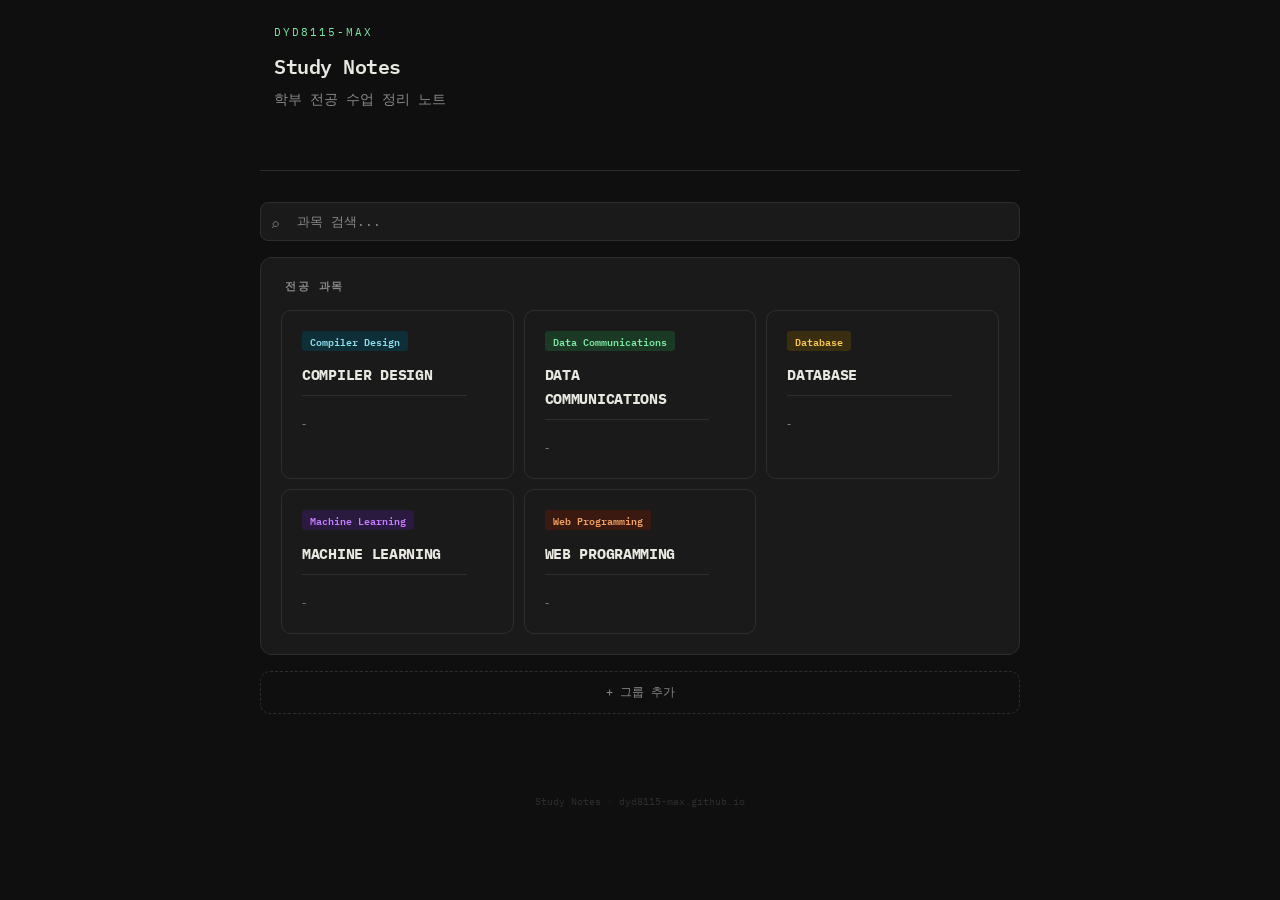
<file: index.html>
<!DOCTYPE html>
<html lang="ko">
<head>
<meta charset="UTF-8">
<meta name="viewport" content="width=device-width, initial-scale=1.0">
<title>Study Notes</title>
<link rel="stylesheet" href="./assets/common.css">
<style>
  /* 홈 전용 스타일 */
  .container { max-width: 760px; margin: 0 auto; }

  header { margin-bottom: 60px; animation: fadeUp 0.6s ease both; }

  .header-label {
    font-family: var(--mono);
    font-size: 11px;
    color: var(--accent1);
    letter-spacing: 2px;
    text-transform: uppercase;
    margin-bottom: 12px;
  }

  h1 { font-size: 32px; font-weight: 700; letter-spacing: -1px; line-height: 1.2; }

  .subtitle { margin-top: 10px; color: var(--muted); font-size: 14px; font-family: var(--mono); }

  .divider { height: 0.5px; background: var(--border); margin: 32px 0; }

  .section-label {
    font-family: var(--mono);
    font-size: 10px;
    color: var(--muted);
    letter-spacing: 2px;
    text-transform: uppercase;
    margin-bottom: 16px;
  }

  .grid { display: grid; grid-template-columns: repeat(auto-fill, minmax(220px, 1fr)); gap: 12px; }

  .card {
    background: var(--surface);
    border: 0.5px solid var(--border);
    border-radius: 10px;
    padding: 20px;
    color: var(--text);
    position: relative;
    overflow: visible;
    animation: fadeUp 0.6s ease both;
    transition: border-color 0.2s, background 0.2s, transform 0.2s;
    cursor: pointer;
  }

  .card:hover { border-color: var(--accent1); background: #1f1f1f; transform: translateY(-2px); }
  .card:hover .card-arrow { opacity: 1; transform: translate(2px, -2px); }
  .card:hover .edit-btn { opacity: 1; }

  .card-arrow {
    position: absolute; top: 18px; right: 18px; font-size: 14px;
    opacity: 0; transition: opacity 0.2s, transform 0.2s;
    color: var(--accent1); font-family: var(--mono); pointer-events: none;
  }

  .card-tag {
    font-family: var(--mono); font-size: 10px; font-weight: 600;
    padding: 2px 8px; border-radius: 3px; display: inline-block;
    margin-bottom: 12px; cursor: pointer; transition: opacity 0.2s; user-select: none;
  }

  .card-tag:hover { opacity: 0.8; }

  .card-title-row { display: flex; align-items: center; gap: 6px; margin-bottom: 6px; }

  .card-title { font-size: 15px; font-weight: 700; letter-spacing: -0.3px; flex: 1; }

  .edit-btn {
    background: none; border: none; color: var(--muted); font-size: 12px;
    cursor: pointer; padding: 2px 4px; border-radius: 3px;
    opacity: 0; transition: opacity 0.2s, color 0.2s; flex-shrink: 0; line-height: 1;
  }

  .edit-btn:hover { color: var(--accent1); }

  .card-desc-row { display: flex; align-items: flex-start; gap: 6px; min-height: 20px; }

  .card-desc { font-size: 12px; color: var(--muted); line-height: 1.6; cursor: text; flex: 1; }

  .edit-input {
    background: var(--surface2); border: 0.5px solid var(--accent1);
    border-radius: 4px; color: var(--text); font-family: var(--sans);
    font-size: 15px; font-weight: 700; padding: 2px 6px; width: 100%; outline: none;
  }

  .edit-input.desc { font-size: 12px; font-weight: 400; color: var(--muted); }

  .color-palette {
    display: none; position: absolute; top: 40px; left: 0;
    background: #1e1e1e; border: 0.5px solid #3a3a3a; border-radius: 8px;
    padding: 8px; gap: 6px; flex-wrap: wrap; width: 148px;
    z-index: 200; box-shadow: 0 4px 20px rgba(0,0,0,0.5);
  }

  .color-palette.open { display: flex; }

  .color-dot {
    width: 22px; height: 22px; border-radius: 5px; cursor: pointer;
    border: 1.5px solid transparent; transition: transform 0.15s, border-color 0.15s;
  }

  .color-dot:hover { transform: scale(1.2); }
  .color-dot.active { border-color: white; }

  footer { margin-top: 80px; }

  .search-wrap { position: relative; margin-bottom: 16px; }

  .search-input {
    width: 100%;
    background: var(--surface);
    border: 0.5px solid var(--border);
    border-radius: 8px;
    color: var(--text);
    font-family: var(--mono);
    font-size: 13px;
    padding: 10px 16px 10px 36px;
    outline: none;
    transition: border-color 0.2s;
  }

  .search-input:focus { border-color: var(--accent1); }
  .search-input::placeholder { color: var(--muted); }

  .search-icon {
    position: absolute; left: 12px; top: 50%;
    transform: translateY(-50%); color: var(--muted);
    font-size: 13px; pointer-events: none;
  }

  .no-result { font-family: var(--mono); font-size: 12px; color: var(--muted); padding: 20px 0; }

  /* 그룹 박스 */
  .group-box {
    background: var(--surface);
    border: 0.5px solid var(--border);
    border-radius: 12px;
    padding: 16px 20px 20px;
    margin-bottom: 16px;
    transition: border-color 0.2s;
  }

  .group-box.drag-over {
    border-color: var(--accent1);
    background: #1a1f1a;
  }

  .group-header {
    display: flex;
    align-items: center;
    gap: 8px;
    margin-bottom: 14px;
  }

  .group-name {
    font-family: var(--mono);
    font-size: 11px;
    font-weight: 600;
    color: var(--muted);
    letter-spacing: 1.5px;
    text-transform: uppercase;
    cursor: pointer;
    padding: 2px 4px;
    border-radius: 4px;
    transition: color 0.2s, background 0.2s;
    flex: 1;
  }

  .group-name:hover { color: var(--text); background: var(--surface2); }

  .group-name-input {
    font-family: var(--mono);
    font-size: 11px;
    font-weight: 600;
    letter-spacing: 1.5px;
    text-transform: uppercase;
    background: var(--surface2);
    border: 0.5px solid var(--accent1);
    border-radius: 4px;
    color: var(--text);
    padding: 2px 6px;
    outline: none;
    flex: 1;
  }

  .group-delete-btn {
    background: none;
    border: none;
    color: var(--muted);
    font-size: 11px;
    cursor: pointer;
    padding: 2px 6px;
    border-radius: 4px;
    transition: color 0.2s, background 0.2s;
    font-family: var(--mono);
  }

  .group-delete-btn:hover { color: #ff8fab; background: #2a1a2a; }

  .group-grid {
    display: grid;
    grid-template-columns: repeat(auto-fill, minmax(200px, 1fr));
    gap: 10px;
    min-height: 60px;
  }

  .group-grid:empty::after {
    content: '카드를 여기로 드래그하세요';
    font-family: var(--mono);
    font-size: 11px;
    color: var(--border);
    display: flex;
    align-items: center;
    justify-content: center;
    width: 100%;
    grid-column: 1 / -1;
  }

  /* 드래그 중인 카드 */
  .card.dragging {
    opacity: 0.4;
    cursor: grabbing;
  }

  .card { cursor: grab; }

  /* 그룹 추가 버튼 */
  #add-group-btn {
    display: flex;
    align-items: center;
    gap: 6px;
    background: none;
    border: 0.5px dashed var(--border);
    border-radius: 10px;
    color: var(--muted);
    font-family: var(--mono);
    font-size: 12px;
    padding: 12px 20px;
    cursor: pointer;
    width: 100%;
    justify-content: center;
    transition: border-color 0.2s, color 0.2s, background 0.2s;
    margin-bottom: 40px;
  }

  #add-group-btn:hover {
    border-color: var(--accent1);
    color: var(--accent1);
    background: var(--surface);
  }

  @keyframes fadeUp {
    from { opacity: 0; transform: translateY(16px); }
    to   { opacity: 1; transform: translateY(0); }
  }
</style>
</head>
<body>
<div class="container">

  <header>
    <div class="header-label">dyd8115-max</div>
    <h1>Study Notes</h1>
    <p class="subtitle">학부 전공 수업 정리 노트</p>
  </header>

  <div class="divider"></div>

  <div class="search-wrap">
    <span class="search-icon">⌕</span>
    <input class="search-input" id="search" type="text" placeholder="과목 검색...">
  </div>

  <div id="groups-container"></div>

  <button id="add-group-btn">+ 그룹 추가</button>

  <footer>Study Notes · dyd8115-max.github.io</footer>
</div>

<script src="./assets/home.js"></script>
</body>
</html>
</file>
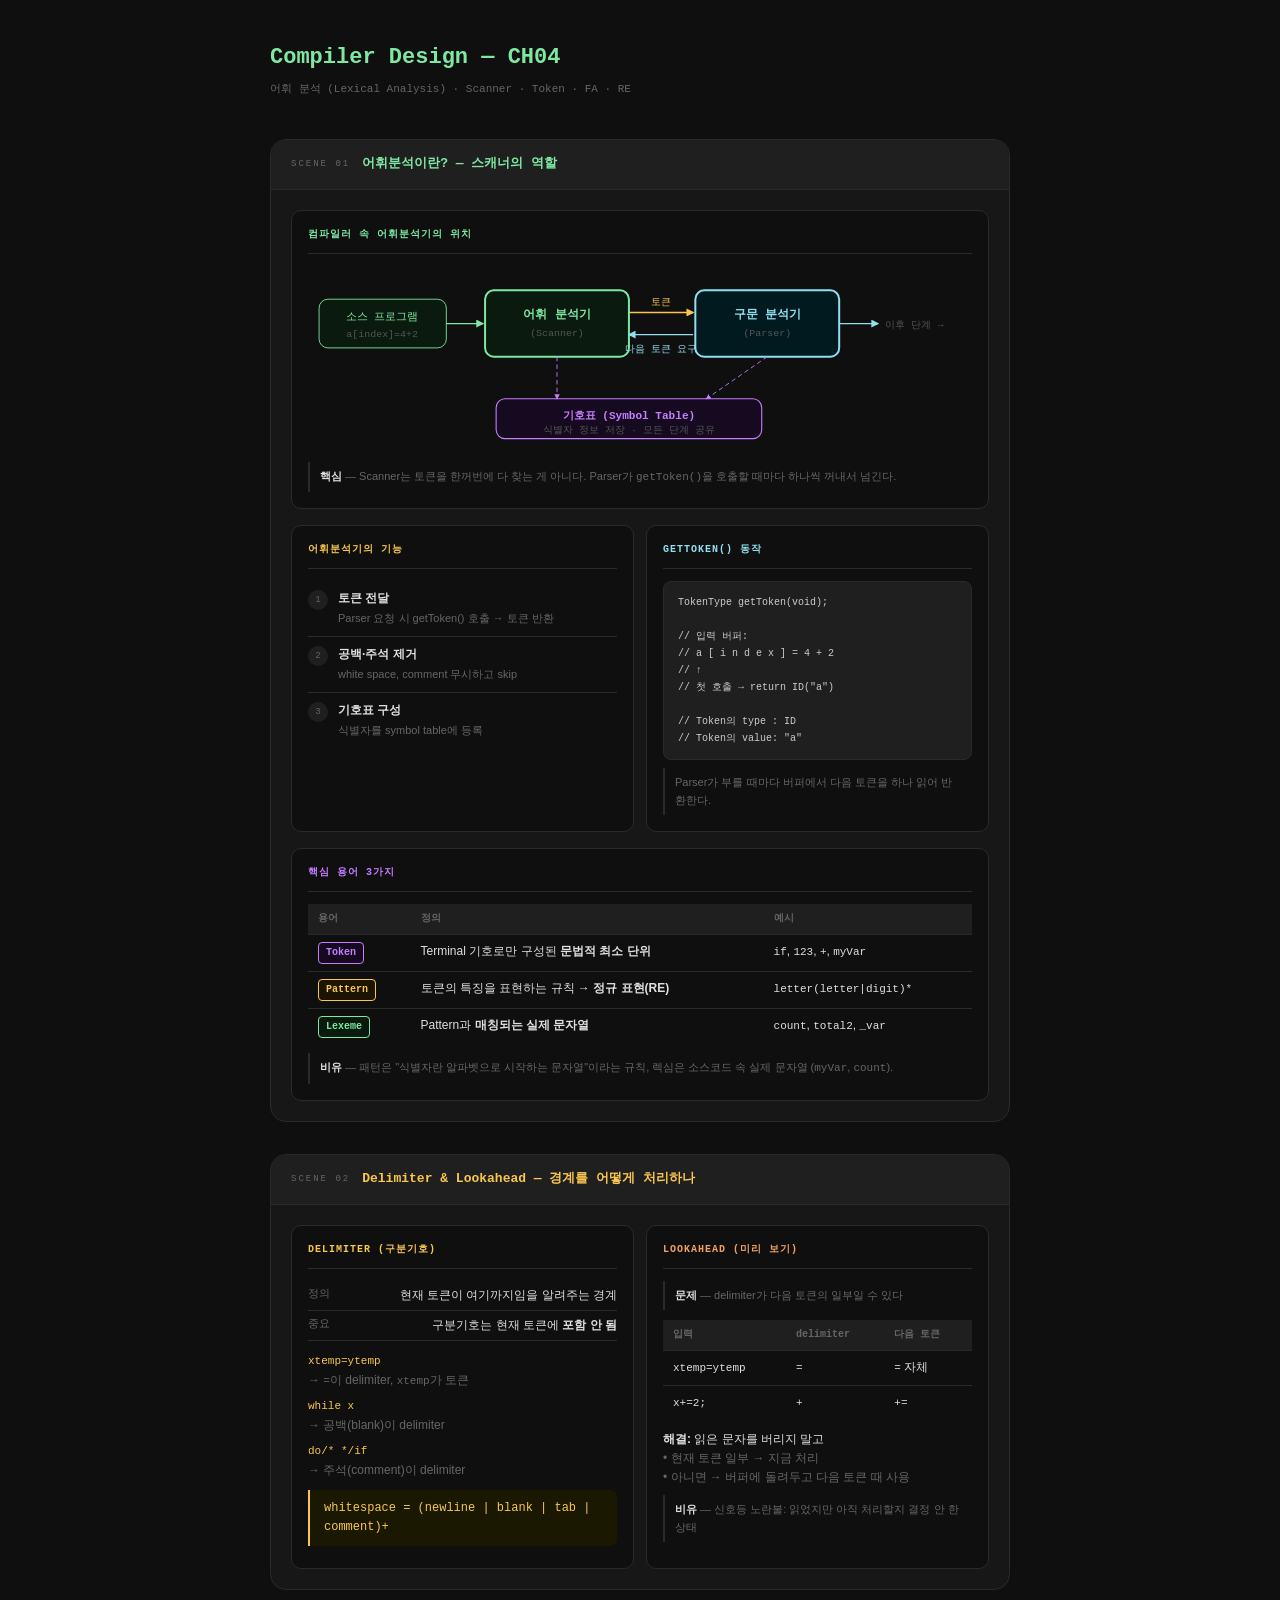
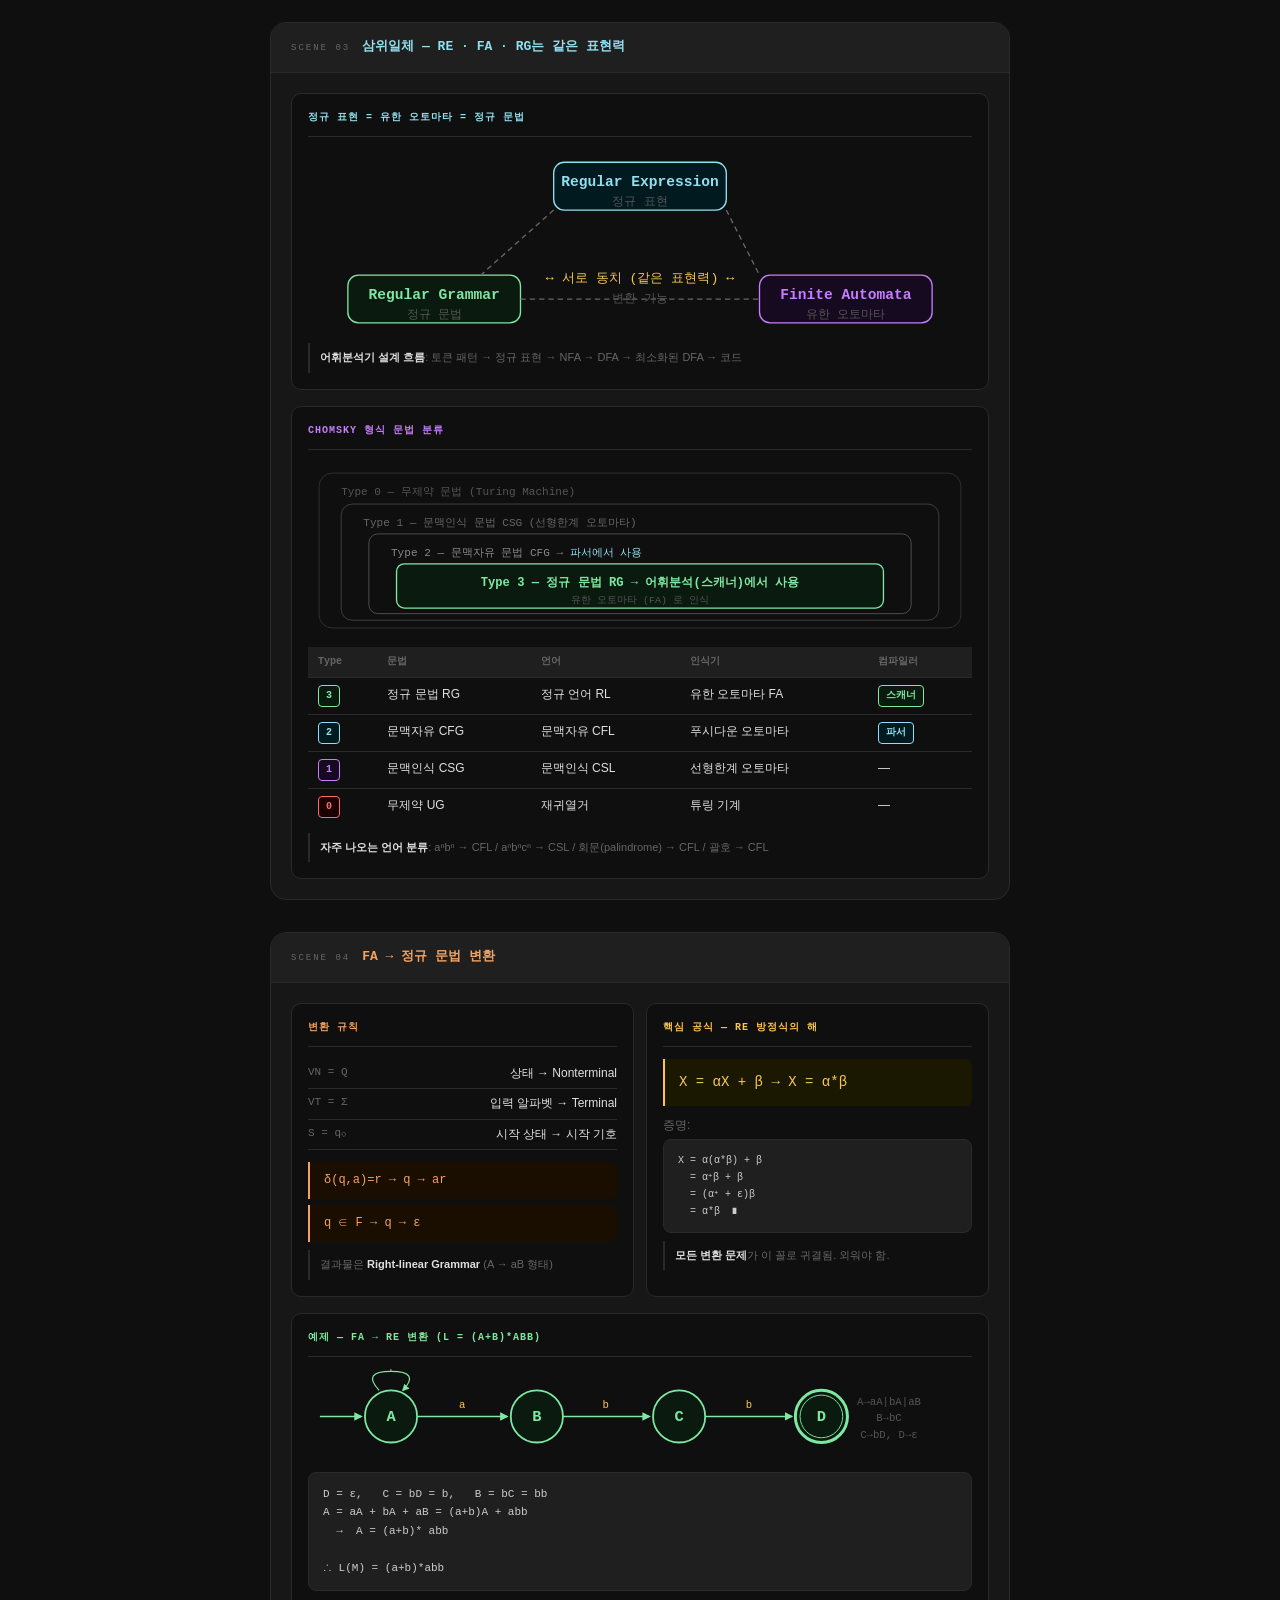
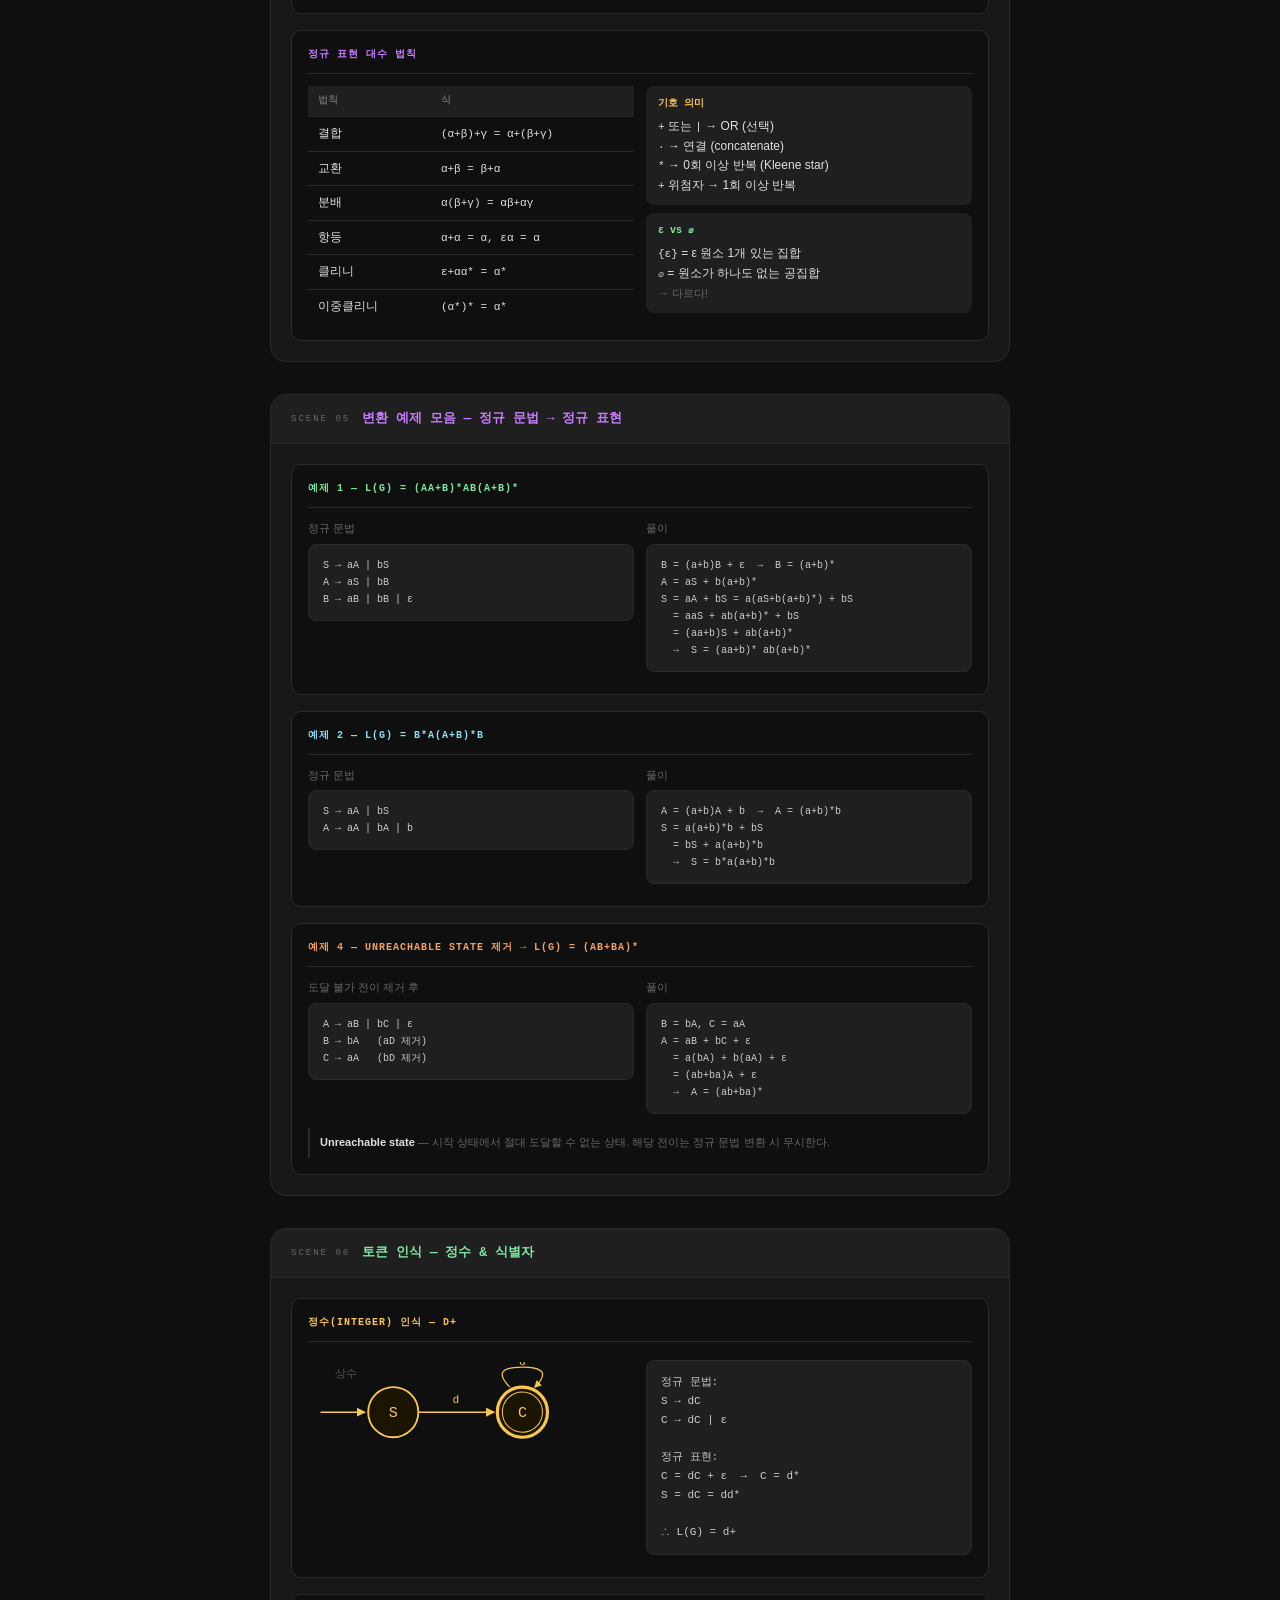
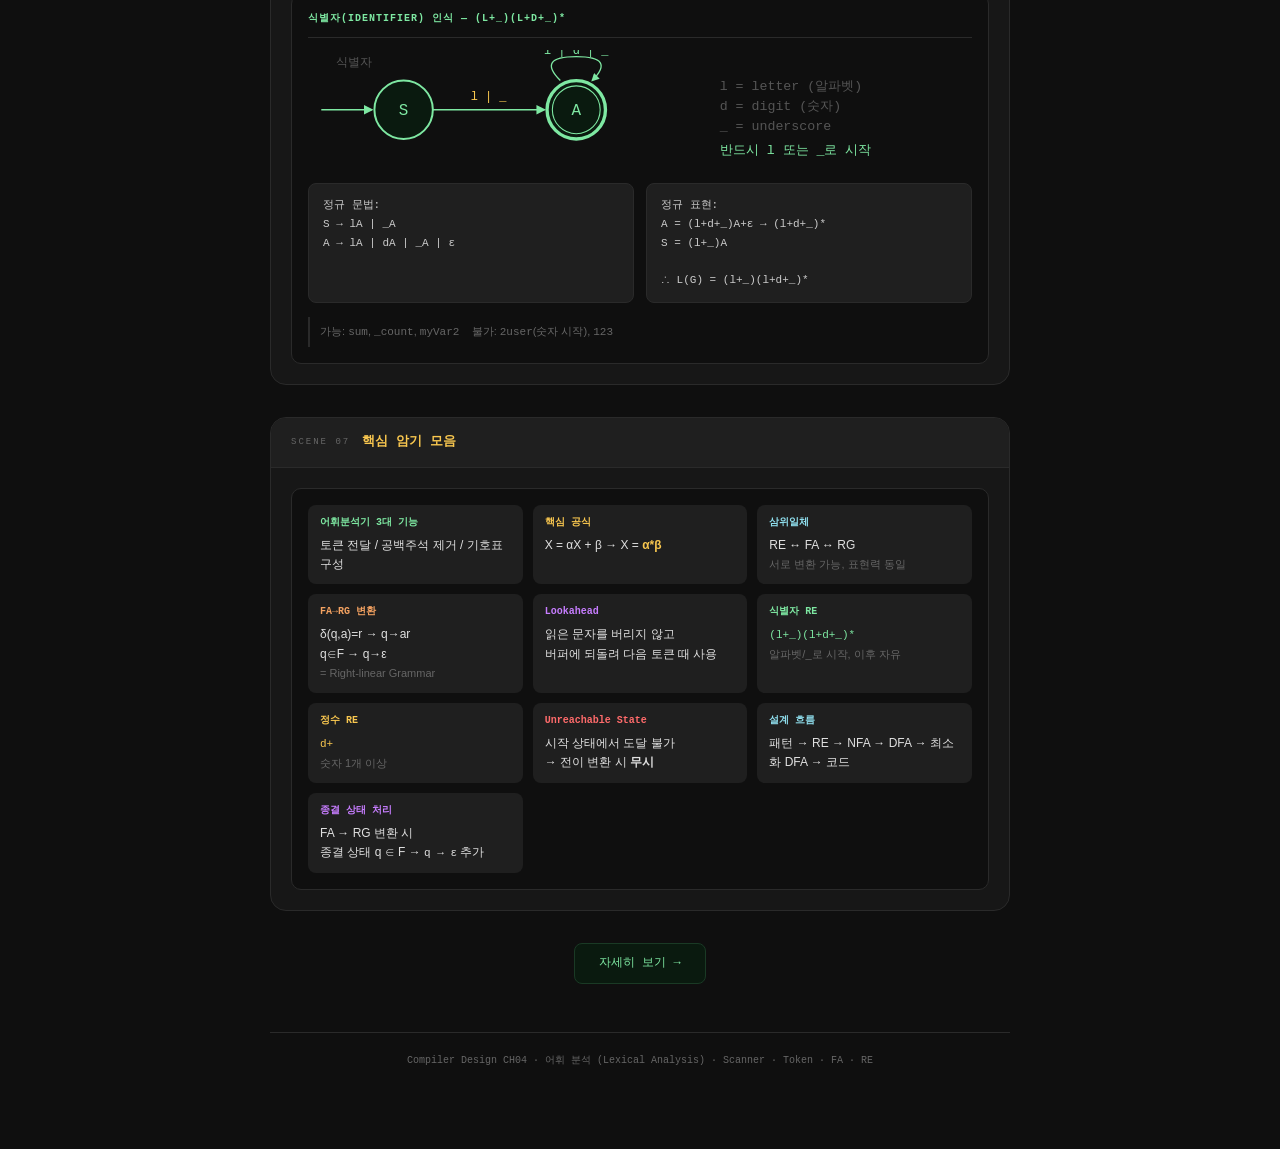
<file: compiler-design/index.html>
<!DOCTYPE html>
<html lang="ko">
<head>
<meta charset="UTF-8">
<meta name="viewport" content="width=device-width, initial-scale=1.0">
<title>Compiler CH4 — 어휘 분석</title>
<style>
  :root {
    --bg: #0f0f0f;
    --surface: #171717;
    --surface2: #1f1f1f;
    --border: #2a2a2a;
    --text: #e0e0e0;
    --muted: #666;
    --mono: 'IBM Plex Mono', 'Courier New', monospace;
    --sans: 'Pretendard', 'Apple SD Gothic Neo', sans-serif;
    --green:  #7ee8a2;
    --yellow: #f9c74f;
    --cyan:   #90e0ef;
    --orange: #f4a261;
    --purple: #c77dff;
    --red:    #ff6b6b;
    --blue:   #378ADD;
  }

  * { box-sizing: border-box; margin: 0; padding: 0; }

  body {
    background: var(--bg);
    color: var(--text);
    font-family: var(--sans);
    max-width: 780px;
    margin: 0 auto;
    padding: 40px 20px 80px;
    font-size: 13px;
    line-height: 1.6;
  }

  /* ── 헤더 ── */
  header { margin-bottom: 40px; }
  header h1 { font-family: var(--mono); font-size: 22px; color: var(--green); }
  header p  { font-family: var(--mono); font-size: 11px; color: var(--muted); margin-top: 6px; }

  /* ── 큰 박스 (웹툰 한 컷) ── */
  .panel {
    border: 0.5px solid var(--border);
    border-radius: 16px;
    margin-bottom: 32px;
    overflow: hidden;
    background: var(--surface);
  }

  .panel-header {
    display: flex;
    align-items: center;
    gap: 12px;
    padding: 14px 20px;
    border-bottom: 0.5px solid var(--border);
    background: var(--surface2);
  }
  .panel-num {
    font-family: var(--mono);
    font-size: 9px;
    letter-spacing: 2px;
    color: var(--muted);
    text-transform: uppercase;
  }
  .panel-title {
    font-family: var(--mono);
    font-size: 13px;
    font-weight: 700;
  }
  .panel-body { padding: 20px; display: flex; flex-direction: column; gap: 16px; }

  /* ── 작은 박스 (카드) ── */
  .card {
    background: var(--bg);
    border: 0.5px solid var(--border);
    border-radius: 10px;
    padding: 16px;
  }
  .card-title {
    font-family: var(--mono);
    font-size: 10px;
    font-weight: 700;
    letter-spacing: 1px;
    text-transform: uppercase;
    border-bottom: 0.5px solid var(--border);
    padding-bottom: 10px;
    margin-bottom: 12px;
  }

  /* ── 2열 그리드 ── */
  .two { display: grid; grid-template-columns: 1fr 1fr; gap: 12px; }
  .three { display: grid; grid-template-columns: 1fr 1fr 1fr; gap: 10px; }

  /* ── 미니 카드 ── */
  .mini {
    background: var(--surface2);
    border-radius: 8px;
    padding: 10px 12px;
    font-size: 12px;
  }
  .mini-title {
    font-family: var(--mono);
    font-size: 10px;
    font-weight: 700;
    margin-bottom: 5px;
  }

  /* ── 표 ── */
  table { width: 100%; border-collapse: collapse; font-size: 12px; }
  th { background: var(--surface2); color: var(--muted); font-family: var(--mono); font-size: 10px; padding: 7px 10px; text-align: left; font-weight: 600; }
  td { padding: 7px 10px; border-top: 0.5px solid var(--border); vertical-align: top; }
  tr:hover td { background: var(--surface2); }

  /* ── 공식 블록 ── */
  .formula {
    font-family: var(--mono);
    font-size: 12px;
    padding: 9px 14px;
    border-radius: 0 6px 6px 0;
    border-left: 2px solid var(--yellow);
    background: #1a1800;
    color: var(--yellow);
    margin: 6px 0;
  }
  .formula.green  { border-color: var(--green);  background: #0a1a0f; color: var(--green); }
  .formula.cyan   { border-color: var(--cyan);   background: #001a20; color: var(--cyan); }
  .formula.purple { border-color: var(--purple); background: #150a20; color: var(--purple); }
  .formula.orange { border-color: var(--orange); background: #1a0e00; color: var(--orange); }

  /* ── 노트 ── */
  .note {
    font-size: 11px;
    color: var(--muted);
    padding: 6px 10px;
    border-left: 2px solid var(--border);
    margin-top: 8px;
    line-height: 1.6;
  }
  .note b { color: var(--text); }

  /* ── 태그 ── */
  .tag {
    display: inline-block;
    font-family: var(--mono);
    font-size: 10px;
    padding: 2px 7px;
    border-radius: 4px;
    font-weight: 700;
  }
  .tag.g { background: #0a1a0f; color: var(--green);  border: 0.5px solid var(--green); }
  .tag.y { background: #1a1400; color: var(--yellow); border: 0.5px solid var(--yellow); }
  .tag.c { background: #001a20; color: var(--cyan);   border: 0.5px solid var(--cyan); }
  .tag.p { background: #150a20; color: var(--purple); border: 0.5px solid var(--purple); }
  .tag.o { background: #1a0e00; color: var(--orange); border: 0.5px solid var(--orange); }
  .tag.r { background: #1a0000; color: var(--red);    border: 0.5px solid var(--red); }

  /* ── 행 KV ── */
  .row { display: flex; justify-content: space-between; padding: 5px 0; border-bottom: 0.5px solid var(--border); font-size: 12px; gap: 10px; }
  .row:last-child { border-bottom: none; }
  .row .k { color: var(--muted); font-family: var(--mono); font-size: 11px; flex-shrink: 0; }
  .row .v { color: var(--text); text-align: right; }

  /* ── 코드 블록 ── */
  pre {
    background: var(--surface2);
    border: 0.5px solid var(--border);
    border-radius: 8px;
    padding: 12px 14px;
    font-family: var(--mono);
    font-size: 11px;
    line-height: 1.7;
    color: #ccc;
    overflow-x: auto;
    margin: 6px 0;
  }
  code { font-family: var(--mono); font-size: 11px; }

  /* ── SVG 래퍼 ── */
  .svg-wrap { margin: 8px 0; }
  .svg-wrap svg { width: 100%; display: block; }

  /* ── 스텝 리스트 ── */
  .steps { list-style: none; counter-reset: step; }
  .steps li { counter-increment: step; display: flex; gap: 10px; padding: 8px 0; border-bottom: 0.5px solid var(--border); font-size: 12px; }
  .steps li:last-child { border-bottom: none; }
  .steps li::before {
    content: counter(step);
    display: flex; align-items: center; justify-content: center;
    min-width: 20px; height: 20px;
    background: var(--surface2);
    border-radius: 50%;
    font-family: var(--mono);
    font-size: 9px;
    color: var(--muted);
    flex-shrink: 0;
    margin-top: 1px;
  }
  .steps li .dim { color: var(--muted); font-size: 11px; display: block; margin-top: 2px; }

  footer { text-align: center; font-family: var(--mono); font-size: 10px; color: var(--muted); margin-top: 48px; padding-top: 20px; border-top: 0.5px solid var(--border); }
</style>
</head>
<body>

<header>
  <h1>Compiler Design — CH04</h1>
  <p>어휘 분석 (Lexical Analysis) · Scanner · Token · FA · RE</p>
</header>


<!-- ══════════════════════════════════ PANEL 1 ══ -->
<div class="panel">
  <div class="panel-header">
    <span class="panel-num">SCENE 01</span>
    <span class="panel-title" style="color:var(--green)">어휘분석이란? — 스캐너의 역할</span>
  </div>
  <div class="panel-body">

    <!-- 전체 흐름 SVG -->
    <div class="card">
      <div class="card-title" style="color:var(--green)">컴파일러 속 어휘분석기의 위치</div>
      <div class="svg-wrap">
        <svg viewBox="0 0 600 170" xmlns="http://www.w3.org/2000/svg">
          <defs>
            <marker id="arr-g" markerWidth="6" markerHeight="6" refX="5" refY="3" orient="auto">
              <path d="M0,0 L6,3 L0,6 Z" fill="#7ee8a2"/>
            </marker>
            <marker id="arr-y" markerWidth="6" markerHeight="6" refX="5" refY="3" orient="auto">
              <path d="M0,0 L6,3 L0,6 Z" fill="#f9c74f"/>
            </marker>
            <marker id="arr-c" markerWidth="6" markerHeight="6" refX="5" refY="3" orient="auto">
              <path d="M0,0 L6,3 L0,6 Z" fill="#90e0ef"/>
            </marker>
            <marker id="arr-p" markerWidth="6" markerHeight="6" refX="5" refY="3" orient="auto">
              <path d="M0,0 L6,3 L0,6 Z" fill="#c77dff"/>
            </marker>
          </defs>

          <!-- 소스 프로그램 -->
          <rect x="10" y="30" width="115" height="44" rx="8" fill="#0a1a0f" stroke="#7ee8a2" stroke-width="0.8"/>
          <text x="67" y="49" font-family="monospace" font-size="10" fill="#7ee8a2" text-anchor="middle">소스 프로그램</text>
          <text x="67" y="64" font-family="monospace" font-size="9" fill="#555" text-anchor="middle">a[index]=4+2</text>

          <!-- 소스→어휘 화살표 -->
          <line x1="125" y1="52" x2="158" y2="52" stroke="#7ee8a2" stroke-width="1.2" marker-end="url(#arr-g)"/>

          <!-- 어휘 분석기 -->
          <rect x="160" y="22" width="130" height="60" rx="8" fill="#0a1a0f" stroke="#7ee8a2" stroke-width="1.8"/>
          <text x="225" y="47" font-family="monospace" font-size="11" fill="#7ee8a2" text-anchor="middle" font-weight="bold">어휘 분석기</text>
          <text x="225" y="63" font-family="monospace" font-size="9" fill="#555" text-anchor="middle">(Scanner)</text>

          <!-- 토큰 →구문 -->
          <line x1="290" y1="42" x2="348" y2="42" stroke="#f9c74f" stroke-width="1.2" marker-end="url(#arr-y)"/>
          <text x="319" y="35" font-family="monospace" font-size="9" fill="#f9c74f" text-anchor="middle">토큰</text>

          <!-- 다음 토큰 요구 ← -->
          <line x1="348" y1="62" x2="290" y2="62" stroke="#90e0ef" stroke-width="1.2" marker-end="url(#arr-c)"/>
          <text x="319" y="78" font-family="monospace" font-size="9" fill="#90e0ef" text-anchor="middle">다음 토큰 요구</text>

          <!-- 구문 분석기 -->
          <rect x="350" y="22" width="130" height="60" rx="8" fill="#001a20" stroke="#90e0ef" stroke-width="1.8"/>
          <text x="415" y="47" font-family="monospace" font-size="11" fill="#90e0ef" text-anchor="middle" font-weight="bold">구문 분석기</text>
          <text x="415" y="63" font-family="monospace" font-size="9" fill="#555" text-anchor="middle">(Parser)</text>

          <!-- 구문 → 이후 -->
          <line x1="480" y1="52" x2="515" y2="52" stroke="#90e0ef" stroke-width="1.2" marker-end="url(#arr-c)"/>
          <text x="548" y="56" font-family="monospace" font-size="9" fill="#555" text-anchor="middle">이후 단계 →</text>

          <!-- 기호표 박스 (하단 중앙) -->
          <rect x="170" y="120" width="240" height="36" rx="8" fill="#150a20" stroke="#c77dff" stroke-width="1"/>
          <text x="290" y="138" font-family="monospace" font-size="10" fill="#c77dff" text-anchor="middle" font-weight="bold">기호표 (Symbol Table)</text>
          <text x="290" y="151" font-family="monospace" font-size="9" fill="#555" text-anchor="middle">식별자 정보 저장 · 모든 단계 공유</text>

          <!-- 어휘분석기 → 기호표 점선 -->
          <line x1="225" y1="82" x2="225" y2="120" stroke="#c77dff" stroke-width="0.8" stroke-dasharray="4 3" marker-end="url(#arr-p)"/>
          <!-- 구문분석기 → 기호표 점선 -->
          <line x1="415" y1="82" x2="360" y2="120" stroke="#c77dff" stroke-width="0.8" stroke-dasharray="4 3" marker-end="url(#arr-p)"/>
        </svg>
      </div>
      <div class="note"><b>핵심</b> — Scanner는 토큰을 한꺼번에 다 찾는 게 아니다. Parser가 <code>getToken()</code>을 호출할 때마다 하나씩 꺼내서 넘긴다.</div>
    </div>

    <!-- 기능 3가지 + getToken -->
    <div class="two">
      <div class="card">
        <div class="card-title" style="color:var(--yellow)">어휘분석기의 기능</div>
        <ul class="steps">
          <li><div><strong>토큰 전달</strong><span class="dim">Parser 요청 시 getToken() 호출 → 토큰 반환</span></div></li>
          <li><div><strong>공백·주석 제거</strong><span class="dim">white space, comment 무시하고 skip</span></div></li>
          <li><div><strong>기호표 구성</strong><span class="dim">식별자를 symbol table에 등록</span></div></li>
        </ul>
      </div>
      <div class="card">
        <div class="card-title" style="color:var(--cyan)">getToken() 동작</div>
        <pre style="font-size:10px;">TokenType getToken(void);

// 입력 버퍼:
// a [ i n d e x ] = 4 + 2
// ↑
// 첫 호출 → return ID("a")

// Token의 type : ID
// Token의 value: "a"</pre>
        <div class="note">Parser가 부를 때마다 버퍼에서 다음 토큰을 하나 읽어 반환한다.</div>
      </div>
    </div>

    <!-- 용어 정리 -->
    <div class="card">
      <div class="card-title" style="color:var(--purple)">핵심 용어 3가지</div>
      <table>
        <thead><tr><th>용어</th><th>정의</th><th>예시</th></tr></thead>
        <tbody>
          <tr>
            <td><span class="tag p">Token</span></td>
            <td>Terminal 기호로만 구성된 <b>문법적 최소 단위</b></td>
            <td><code>if</code>, <code>123</code>, <code>+</code>, <code>myVar</code></td>
          </tr>
          <tr>
            <td><span class="tag y">Pattern</span></td>
            <td>토큰의 특징을 표현하는 규칙 → <b>정규 표현(RE)</b></td>
            <td><code>letter(letter|digit)*</code></td>
          </tr>
          <tr>
            <td><span class="tag g">Lexeme</span></td>
            <td>Pattern과 <b>매칭되는 실제 문자열</b></td>
            <td><code>count</code>, <code>total2</code>, <code>_var</code></td>
          </tr>
        </tbody>
      </table>
      <div class="note"><b>비유</b> — 패턴은 "식별자란 알파벳으로 시작하는 문자열"이라는 규칙, 렉심은 소스코드 속 실제 문자열 (<code>myVar</code>, <code>count</code>).</div>
    </div>

  </div>
</div>


<!-- ══════════════════════════════════ PANEL 2 ══ -->
<div class="panel">
  <div class="panel-header">
    <span class="panel-num">SCENE 02</span>
    <span class="panel-title" style="color:var(--yellow)">Delimiter & Lookahead — 경계를 어떻게 처리하나</span>
  </div>
  <div class="panel-body">

    <div class="two">
      <div class="card">
        <div class="card-title" style="color:var(--yellow)">Delimiter (구분기호)</div>
        <div class="row"><span class="k">정의</span><span class="v">현재 토큰이 여기까지임을 알려주는 경계</span></div>
        <div class="row"><span class="k">중요</span><span class="v">구분기호는 현재 토큰에 <b>포함 안 됨</b></span></div>
        <div style="margin-top:10px; font-size:12px;">
          <div style="margin-bottom:6px;"><code style="color:var(--yellow)">xtemp=ytemp</code><br>
            <span style="color:var(--muted)">→ <code>=</code>이 delimiter, <code>xtemp</code>가 토큰</span></div>
          <div style="margin-bottom:6px;"><code style="color:var(--yellow)">while x</code><br>
            <span style="color:var(--muted)">→ 공백(blank)이 delimiter</span></div>
          <div><code style="color:var(--yellow)">do/* */if</code><br>
            <span style="color:var(--muted)">→ 주석(comment)이 delimiter</span></div>
        </div>
        <div class="formula" style="margin-top:10px;">whitespace = (newline | blank | tab | comment)+</div>
      </div>

      <div class="card">
        <div class="card-title" style="color:var(--orange)">Lookahead (미리 보기)</div>
        <div class="note" style="margin-bottom:10px;"><b>문제</b> — delimiter가 다음 토큰의 일부일 수 있다</div>
        <table>
          <thead><tr><th>입력</th><th>delimiter</th><th>다음 토큰</th></tr></thead>
          <tbody>
            <tr><td><code>xtemp=ytemp</code></td><td><code>=</code></td><td><code>=</code> 자체</td></tr>
            <tr><td><code>x+=2;</code></td><td><code>+</code></td><td><code>+=</code></td></tr>
          </tbody>
        </table>
        <div style="margin-top:10px; font-size:12px; color:var(--text);">
          <strong>해결:</strong> 읽은 문자를 버리지 말고<br>
          <span style="color:var(--muted)">• 현재 토큰 일부 → 지금 처리<br>
          • 아니면 → 버퍼에 돌려두고 다음 토큰 때 사용</span>
        </div>
        <div class="note" style="margin-top:8px;"><b>비유</b> — 신호등 노란불: 읽었지만 아직 처리할지 결정 안 한 상태</div>
      </div>
    </div>

  </div>
</div>


<!-- ══════════════════════════════════ PANEL 3 ══ -->
<div class="panel">
  <div class="panel-header">
    <span class="panel-num">SCENE 03</span>
    <span class="panel-title" style="color:var(--cyan)">삼위일체 — RE · FA · RG는 같은 표현력</span>
  </div>
  <div class="panel-body">

    <!-- 삼각형 SVG -->
    <div class="card">
      <div class="card-title" style="color:var(--cyan)">정규 표현 = 유한 오토마타 = 정규 문법</div>
      <div class="svg-wrap">
        <svg viewBox="0 0 500 140" xmlns="http://www.w3.org/2000/svg">
          <!-- 삼각형 꼭짓점 -->
          <!-- 상단: RE -->
          <rect x="185" y="10" width="130" height="36" rx="8" fill="#001a20" stroke="#90e0ef" stroke-width="1"/>
          <text x="250" y="28" font-family="monospace" font-size="11" fill="#90e0ef" text-anchor="middle" font-weight="bold">Regular Expression</text>
          <text x="250" y="42" font-family="monospace" font-size="9" fill="#555" text-anchor="middle">정규 표현</text>
          <!-- 좌하단: RG -->
          <rect x="30" y="95" width="130" height="36" rx="8" fill="#0a1a0f" stroke="#7ee8a2" stroke-width="1"/>
          <text x="95" y="113" font-family="monospace" font-size="11" fill="#7ee8a2" text-anchor="middle" font-weight="bold">Regular Grammar</text>
          <text x="95" y="127" font-family="monospace" font-size="9" fill="#555" text-anchor="middle">정규 문법</text>
          <!-- 우하단: FA -->
          <rect x="340" y="95" width="130" height="36" rx="8" fill="#150a20" stroke="#c77dff" stroke-width="1"/>
          <text x="405" y="113" font-family="monospace" font-size="11" fill="#c77dff" text-anchor="middle" font-weight="bold">Finite Automata</text>
          <text x="405" y="127" font-family="monospace" font-size="9" fill="#555" text-anchor="middle">유한 오토마타</text>
          <!-- 연결선 -->
          <line x1="185" y1="46" x2="130" y2="95" stroke="#666" stroke-width="1" stroke-dasharray="4 3"/>
          <line x1="315" y1="46" x2="340" y2="95" stroke="#666" stroke-width="1" stroke-dasharray="4 3"/>
          <line x1="160" y1="113" x2="340" y2="113" stroke="#666" stroke-width="1" stroke-dasharray="4 3"/>
          <!-- 가운데 라벨 -->
          <text x="250" y="100" font-family="monospace" font-size="10" fill="#f9c74f" text-anchor="middle">↔ 서로 동치 (같은 표현력) ↔</text>
          <text x="250" y="115" font-family="monospace" font-size="9" fill="#555" text-anchor="middle">변환 가능</text>
        </svg>
      </div>
      <div class="note"><b>어휘분석기 설계 흐름</b>: 토큰 패턴 → 정규 표현 → NFA → DFA → 최소화된 DFA → 코드</div>
    </div>

    <!-- Chomsky 분류 -->
    <div class="card">
      <div class="card-title" style="color:var(--purple)">Chomsky 형식 문법 분류</div>
      <div class="svg-wrap">
        <svg viewBox="0 0 600 160" xmlns="http://www.w3.org/2000/svg">
          <!-- 동심 박스 -->
          <rect x="10"  y="10"  width="580" height="140" rx="12" fill="none" stroke="#333" stroke-width="0.8"/>
          <text x="30"  y="30"  font-family="monospace" font-size="10" fill="#555">Type 0 — 무제약 문법 (Turing Machine)</text>

          <rect x="30"  y="38"  width="540" height="105" rx="10" fill="none" stroke="#444" stroke-width="0.8"/>
          <text x="50"  y="58"  font-family="monospace" font-size="10" fill="#666">Type 1 — 문맥인식 문법 CSG (선형한계 오토마타)</text>

          <rect x="55"  y="65"  width="490" height="72" rx="8" fill="none" stroke="#555" stroke-width="0.8"/>
          <text x="75"  y="85"  font-family="monospace" font-size="10" fill="#888">Type 2 — 문맥자유 문법 CFG → <tspan fill="#90e0ef">파서에서 사용</tspan></text>

          <rect x="80"  y="92"  width="440" height="40" rx="7" fill="#0a1a0f" stroke="#7ee8a2" stroke-width="1.2"/>
          <text x="300" y="112" font-family="monospace" font-size="11" fill="#7ee8a2" text-anchor="middle" font-weight="bold">Type 3 — 정규 문법 RG → 어휘분석(스캐너)에서 사용</text>
          <text x="300" y="127" font-family="monospace" font-size="9"  fill="#555" text-anchor="middle">유한 오토마타 (FA) 로 인식</text>
        </svg>
      </div>
      <table>
        <thead><tr><th>Type</th><th>문법</th><th>언어</th><th>인식기</th><th>컴파일러</th></tr></thead>
        <tbody>
          <tr><td><span class="tag g">3</span></td><td>정규 문법 RG</td><td>정규 언어 RL</td><td>유한 오토마타 FA</td><td><span class="tag g">스캐너</span></td></tr>
          <tr><td><span class="tag c">2</span></td><td>문맥자유 CFG</td><td>문맥자유 CFL</td><td>푸시다운 오토마타</td><td><span class="tag c">파서</span></td></tr>
          <tr><td><span class="tag p">1</span></td><td>문맥인식 CSG</td><td>문맥인식 CSL</td><td>선형한계 오토마타</td><td>—</td></tr>
          <tr><td><span class="tag r">0</span></td><td>무제약 UG</td><td>재귀열거</td><td>튜링 기계</td><td>—</td></tr>
        </tbody>
      </table>
      <div class="note"><b>자주 나오는 언어 분류</b>: aⁿbⁿ → CFL / aⁿbⁿcⁿ → CSL / 회문(palindrome) → CFL / 괄호 → CFL</div>
    </div>

  </div>
</div>


<!-- ══════════════════════════════════ PANEL 4 ══ -->
<div class="panel">
  <div class="panel-header">
    <span class="panel-num">SCENE 04</span>
    <span class="panel-title" style="color:var(--orange)">FA → 정규 문법 변환</span>
  </div>
  <div class="panel-body">

    <!-- 변환 규칙 -->
    <div class="two">
      <div class="card">
        <div class="card-title" style="color:var(--orange)">변환 규칙</div>
        <div class="row"><span class="k">VN = Q</span><span class="v">상태 → Nonterminal</span></div>
        <div class="row"><span class="k">VT = Σ</span><span class="v">입력 알파벳 → Terminal</span></div>
        <div class="row"><span class="k">S = q₀</span><span class="v">시작 상태 → 시작 기호</span></div>
        <div style="margin-top:12px;">
          <div class="formula orange">δ(q,a)=r → q → ar</div>
          <div class="formula orange">q ∈ F → q → ε</div>
        </div>
        <div class="note">결과물은 <b>Right-linear Grammar</b> (A → aB 형태)</div>
      </div>

      <div class="card">
        <div class="card-title" style="color:var(--yellow)">핵심 공식 — RE 방정식의 해</div>
        <div class="formula" style="font-size:14px; padding: 12px 14px;">X = αX + β  →  X = α*β</div>
        <div style="margin-top:10px; font-size:12px; color:var(--muted);">증명:</div>
        <pre style="font-size:10px; margin-top:4px;">X = α(α*β) + β
  = α⁺β + β
  = (α⁺ + ε)β
  = α*β  ∎</pre>
        <div class="note"><b>모든 변환 문제</b>가 이 꼴로 귀결됨. 외워야 함.</div>
      </div>
    </div>

    <!-- FA 예제 SVG -->
    <div class="card">
      <div class="card-title" style="color:var(--green)">예제 — FA → RE 변환 (L = (a+b)*abb)</div>
      <div class="svg-wrap">
        <svg viewBox="0 0 560 80" xmlns="http://www.w3.org/2000/svg">
          <defs>
            <marker id="arr" markerWidth="6" markerHeight="6" refX="5" refY="3" orient="auto">
              <path d="M0,0 L6,3 L0,6 Z" fill="#7ee8a2"/>
            </marker>
          </defs>
          <!-- 시작 화살표 -->
          <line x1="10" y1="40" x2="45" y2="40" stroke="#7ee8a2" stroke-width="1.2" marker-end="url(#arr)"/>
          <!-- 상태 A -->
          <circle cx="70" cy="40" r="22" fill="#0a1a0f" stroke="#7ee8a2" stroke-width="1.5"/>
          <text x="70" y="44" font-family="monospace" font-size="13" fill="#7ee8a2" text-anchor="middle" font-weight="bold">A</text>
          <!-- A 자기루프 a|b -->
          <path d="M60,18 Q45,2 70,2 Q95,2 80,18" fill="none" stroke="#7ee8a2" stroke-width="1" marker-end="url(#arr)"/>
          <text x="70" y="0" font-family="monospace" font-size="9" fill="#7ee8a2" text-anchor="middle">a|b</text>
          <!-- A→B a -->
          <line x1="92" y1="40" x2="168" y2="40" stroke="#7ee8a2" stroke-width="1.2" marker-end="url(#arr)"/>
          <text x="130" y="33" font-family="monospace" font-size="9" fill="#f9c74f" text-anchor="middle">a</text>
          <!-- 상태 B -->
          <circle cx="193" cy="40" r="22" fill="#0a1a0f" stroke="#7ee8a2" stroke-width="1.5"/>
          <text x="193" y="44" font-family="monospace" font-size="13" fill="#7ee8a2" text-anchor="middle" font-weight="bold">B</text>
          <!-- B→C b -->
          <line x1="215" y1="40" x2="288" y2="40" stroke="#7ee8a2" stroke-width="1.2" marker-end="url(#arr)"/>
          <text x="251" y="33" font-family="monospace" font-size="9" fill="#f9c74f" text-anchor="middle">b</text>
          <!-- 상태 C -->
          <circle cx="313" cy="40" r="22" fill="#0a1a0f" stroke="#7ee8a2" stroke-width="1.5"/>
          <text x="313" y="44" font-family="monospace" font-size="13" fill="#7ee8a2" text-anchor="middle" font-weight="bold">C</text>
          <!-- C→D b -->
          <line x1="335" y1="40" x2="408" y2="40" stroke="#7ee8a2" stroke-width="1.2" marker-end="url(#arr)"/>
          <text x="372" y="33" font-family="monospace" font-size="9" fill="#f9c74f" text-anchor="middle">b</text>
          <!-- 상태 D (종결) -->
          <circle cx="433" cy="40" r="22" fill="#0a1a0f" stroke="#7ee8a2" stroke-width="2.5"/>
          <circle cx="433" cy="40" r="18" fill="none" stroke="#7ee8a2" stroke-width="0.8"/>
          <text x="433" y="44" font-family="monospace" font-size="13" fill="#7ee8a2" text-anchor="middle" font-weight="bold">D</text>
          <!-- 정규문법 표기 -->
          <text x="490" y="30" font-family="monospace" font-size="9" fill="#555" text-anchor="middle">A→aA|bA|aB</text>
          <text x="490" y="44" font-family="monospace" font-size="9" fill="#555" text-anchor="middle">B→bC</text>
          <text x="490" y="58" font-family="monospace" font-size="9" fill="#555" text-anchor="middle">C→bD, D→ε</text>
        </svg>
      </div>
      <pre style="font-size:11px; margin-top:8px;">D = ε,   C = bD = b,   B = bC = bb
A = aA + bA + aB = (a+b)A + abb
  →  A = (a+b)* abb

∴ L(M) = (a+b)*abb</pre>
    </div>

    <!-- RE 대수법칙 -->
    <div class="card">
      <div class="card-title" style="color:var(--purple)">정규 표현 대수 법칙</div>
      <div class="two">
        <div>
          <table>
            <thead><tr><th>법칙</th><th>식</th></tr></thead>
            <tbody>
              <tr><td>결합</td><td><code>(α+β)+γ = α+(β+γ)</code></td></tr>
              <tr><td>교환</td><td><code>α+β = β+α</code></td></tr>
              <tr><td>분배</td><td><code>α(β+γ) = αβ+αγ</code></td></tr>
              <tr><td>항등</td><td><code>α+α = α, εα = α</code></td></tr>
              <tr><td>클리니</td><td><code>ε+αα* = α*</code></td></tr>
              <tr><td>이중클리니</td><td><code>(α*)* = α*</code></td></tr>
            </tbody>
          </table>
        </div>
        <div>
          <div class="mini" style="margin-bottom:8px;">
            <div class="mini-title" style="color:var(--yellow)">기호 의미</div>
            <code>+</code> 또는 <code>|</code> → OR (선택)<br>
            <code>·</code> → 연결 (concatenate)<br>
            <code>*</code> → 0회 이상 반복 (Kleene star)<br>
            <code>+</code> 위첨자 → 1회 이상 반복
          </div>
          <div class="mini">
            <div class="mini-title" style="color:var(--green)">ε vs ∅</div>
            <code>{ε}</code> = ε 원소 1개 있는 집합<br>
            <code>∅</code> = 원소가 하나도 없는 공집합<br>
            <span style="color:var(--muted); font-size:11px;">→ 다르다!</span>
          </div>
        </div>
      </div>
    </div>

  </div>
</div>


<!-- ══════════════════════════════════ PANEL 5 ══ -->
<div class="panel">
  <div class="panel-header">
    <span class="panel-num">SCENE 05</span>
    <span class="panel-title" style="color:var(--purple)">변환 예제 모음 — 정규 문법 → 정규 표현</span>
  </div>
  <div class="panel-body">

    <!-- 예제 1 -->
    <div class="card">
      <div class="card-title" style="color:var(--green)">예제 1 — L(G) = (aa+b)*ab(a+b)*</div>
      <div class="two">
        <div>
          <div style="font-size:11px; color:var(--muted); margin-bottom:6px;">정규 문법</div>
          <pre style="font-size:10px;">S → aA | bS
A → aS | bB
B → aB | bB | ε</pre>
        </div>
        <div>
          <div style="font-size:11px; color:var(--muted); margin-bottom:6px;">풀이</div>
          <pre style="font-size:10px;">B = (a+b)B + ε  →  B = (a+b)*
A = aS + b(a+b)*
S = aA + bS = a(aS+b(a+b)*) + bS
  = aaS + ab(a+b)* + bS
  = (aa+b)S + ab(a+b)*
  →  S = (aa+b)* ab(a+b)*</pre>
        </div>
      </div>
    </div>

    <!-- 예제 2 -->
    <div class="card">
      <div class="card-title" style="color:var(--cyan)">예제 2 — L(G) = b*a(a+b)*b</div>
      <div class="two">
        <div>
          <div style="font-size:11px; color:var(--muted); margin-bottom:6px;">정규 문법</div>
          <pre style="font-size:10px;">S → aA | bS
A → aA | bA | b</pre>
        </div>
        <div>
          <div style="font-size:11px; color:var(--muted); margin-bottom:6px;">풀이</div>
          <pre style="font-size:10px;">A = (a+b)A + b  →  A = (a+b)*b
S = a(a+b)*b + bS
  = bS + a(a+b)*b
  →  S = b*a(a+b)*b</pre>
        </div>
      </div>
    </div>

    <!-- 예제 4 (unreachable) -->
    <div class="card">
      <div class="card-title" style="color:var(--orange)">예제 4 — Unreachable State 제거 → L(G) = (ab+ba)*</div>
      <div class="two">
        <div>
          <div style="font-size:11px; color:var(--muted); margin-bottom:6px;">도달 불가 전이 제거 후</div>
          <pre style="font-size:10px;">A → aB | bC | ε
B → bA   (aD 제거)
C → aA   (bD 제거)</pre>
        </div>
        <div>
          <div style="font-size:11px; color:var(--muted); margin-bottom:6px;">풀이</div>
          <pre style="font-size:10px;">B = bA, C = aA
A = aB + bC + ε
  = a(bA) + b(aA) + ε
  = (ab+ba)A + ε
  →  A = (ab+ba)*</pre>
        </div>
      </div>
      <div class="note"><b>Unreachable state</b> — 시작 상태에서 절대 도달할 수 없는 상태. 해당 전이는 정규 문법 변환 시 무시한다.</div>
    </div>

  </div>
</div>


<!-- ══════════════════════════════════ PANEL 6 ══ -->
<div class="panel">
  <div class="panel-header">
    <span class="panel-num">SCENE 06</span>
    <span class="panel-title" style="color:var(--green)">토큰 인식 — 정수 & 식별자</span>
  </div>
  <div class="panel-body">

    <!-- 정수 인식 -->
    <div class="card">
      <div class="card-title" style="color:var(--yellow)">정수(Integer) 인식 — d+</div>
      <div class="two">
        <div>
          <!-- DFA 시각화 -->
          <div class="svg-wrap">
            <svg viewBox="0 0 260 80" xmlns="http://www.w3.org/2000/svg">
              <defs>
                <marker id="arri" markerWidth="6" markerHeight="6" refX="5" refY="3" orient="auto">
                  <path d="M0,0 L6,3 L0,6 Z" fill="#f9c74f"/>
                </marker>
              </defs>
              <text x="30" y="12" font-family="monospace" font-size="9" fill="#555" text-anchor="middle">상수</text>
              <line x1="10" y1="40" x2="45" y2="40" stroke="#f9c74f" stroke-width="1.2" marker-end="url(#arri)"/>
              <circle cx="68" cy="40" r="20" fill="#1a1400" stroke="#f9c74f" stroke-width="1.5"/>
              <text x="68" y="44" font-family="monospace" font-size="12" fill="#f9c74f" text-anchor="middle">S</text>
              <line x1="88" y1="40" x2="148" y2="40" stroke="#f9c74f" stroke-width="1.2" marker-end="url(#arri)"/>
              <text x="118" y="33" font-family="monospace" font-size="9" fill="#f9c74f" text-anchor="middle">d</text>
              <circle cx="171" cy="40" r="20" fill="#1a1400" stroke="#f9c74f" stroke-width="2.5"/>
              <circle cx="171" cy="40" r="16" fill="none" stroke="#f9c74f" stroke-width="0.8"/>
              <text x="171" y="44" font-family="monospace" font-size="12" fill="#f9c74f" text-anchor="middle">C</text>
              <!-- 자기 루프 d -->
              <path d="M161,20 Q145,4 171,4 Q197,4 181,20" fill="none" stroke="#f9c74f" stroke-width="1" marker-end="url(#arri)"/>
              <text x="171" y="2" font-family="monospace" font-size="9" fill="#f9c74f" text-anchor="middle">d</text>
            </svg>
          </div>
        </div>
        <div>
          <pre style="font-size:11px;">정규 문법:
S → dC
C → dC | ε

정규 표현:
C = dC + ε  →  C = d*
S = dC = dd*

∴ L(G) = d+</pre>
        </div>
      </div>
    </div>

    <!-- 식별자 인식 -->
    <div class="card">
      <div class="card-title" style="color:var(--green)">식별자(Identifier) 인식 — (l+_)(l+d+_)*</div>
      <div class="svg-wrap">
        <svg viewBox="0 0 500 90" xmlns="http://www.w3.org/2000/svg">
          <defs>
            <marker id="arrid" markerWidth="6" markerHeight="6" refX="5" refY="3" orient="auto">
              <path d="M0,0 L6,3 L0,6 Z" fill="#7ee8a2"/>
            </marker>
          </defs>
          <text x="35" y="12" font-family="monospace" font-size="9" fill="#555" text-anchor="middle">식별자</text>
          <line x1="10" y1="45" x2="48" y2="45" stroke="#7ee8a2" stroke-width="1.2" marker-end="url(#arrid)"/>
          <!-- S -->
          <circle cx="72" cy="45" r="22" fill="#0a1a0f" stroke="#7ee8a2" stroke-width="1.5"/>
          <text x="72" y="49" font-family="monospace" font-size="12" fill="#7ee8a2" text-anchor="middle">S</text>
          <!-- S→A l|_ -->
          <line x1="94" y1="45" x2="178" y2="45" stroke="#7ee8a2" stroke-width="1.2" marker-end="url(#arrid)"/>
          <text x="136" y="38" font-family="monospace" font-size="9" fill="#f9c74f" text-anchor="middle">l | _</text>
          <!-- A (종결) -->
          <circle cx="202" cy="45" r="22" fill="#0a1a0f" stroke="#7ee8a2" stroke-width="2.5"/>
          <circle cx="202" cy="45" r="18" fill="none" stroke="#7ee8a2" stroke-width="0.8"/>
          <text x="202" y="49" font-family="monospace" font-size="12" fill="#7ee8a2" text-anchor="middle">A</text>
          <!-- A 자기 루프 l|d|_ -->
          <path d="M190,23 Q172,5 202,5 Q232,5 214,23" fill="none" stroke="#7ee8a2" stroke-width="1" marker-end="url(#arrid)"/>
          <text x="202" y="3" font-family="monospace" font-size="9" fill="#7ee8a2" text-anchor="middle">l | d | _</text>
          <!-- 설명 텍스트 -->
          <text x="310" y="30" font-family="monospace" font-size="10" fill="#555">l = letter (알파벳)</text>
          <text x="310" y="45" font-family="monospace" font-size="10" fill="#555">d = digit  (숫자)</text>
          <text x="310" y="60" font-family="monospace" font-size="10" fill="#555">_ = underscore</text>
          <text x="310" y="78" font-family="monospace" font-size="10" fill="#7ee8a2">반드시 l 또는 _로 시작</text>
        </svg>
      </div>
      <div class="two" style="margin-top:8px;">
        <pre style="font-size:11px;">정규 문법:
S → lA | _A
A → lA | dA | _A | ε</pre>
        <pre style="font-size:11px;">정규 표현:
A = (l+d+_)A+ε → (l+d+_)*
S = (l+_)A

∴ L(G) = (l+_)(l+d+_)*</pre>
      </div>
      <div class="note">
        가능: <code>sum</code>, <code>_count</code>, <code>myVar2</code> &nbsp;&nbsp;
        불가: <code>2user</code>(숫자 시작), <code>123</code>
      </div>
    </div>

  </div>
</div>


<!-- ══════════════════════════════════ PANEL 7 (암기) ══ -->
<div class="panel">
  <div class="panel-header">
    <span class="panel-num">SCENE 07</span>
    <span class="panel-title" style="color:var(--yellow)">핵심 암기 모음</span>
  </div>
  <div class="panel-body">
    <div class="card">
      <div style="display:grid; grid-template-columns: repeat(auto-fill, minmax(200px, 1fr)); gap:10px;">
        <div class="mini">
          <div class="mini-title" style="color:var(--green)">어휘분석기 3대 기능</div>
          토큰 전달 / 공백주석 제거 / 기호표 구성
        </div>
        <div class="mini">
          <div class="mini-title" style="color:var(--yellow)">핵심 공식</div>
          X = αX + β  →  X = <b style="color:var(--yellow)">α*β</b>
        </div>
        <div class="mini">
          <div class="mini-title" style="color:var(--cyan)">삼위일체</div>
          RE ↔ FA ↔ RG<br>
          <span style="color:var(--muted);font-size:11px;">서로 변환 가능, 표현력 동일</span>
        </div>
        <div class="mini">
          <div class="mini-title" style="color:var(--orange)">FA→RG 변환</div>
          δ(q,a)=r → q→ar<br>
          q∈F → q→ε<br>
          <span style="color:var(--muted);font-size:11px;">= Right-linear Grammar</span>
        </div>
        <div class="mini">
          <div class="mini-title" style="color:var(--purple)">Lookahead</div>
          읽은 문자를 버리지 않고<br>버퍼에 되돌려 다음 토큰 때 사용
        </div>
        <div class="mini">
          <div class="mini-title" style="color:var(--green)">식별자 RE</div>
          <code style="color:var(--green)">(l+_)(l+d+_)*</code><br>
          <span style="color:var(--muted);font-size:11px;">알파벳/_로 시작, 이후 자유</span>
        </div>
        <div class="mini">
          <div class="mini-title" style="color:var(--yellow)">정수 RE</div>
          <code style="color:var(--yellow)">d+</code><br>
          <span style="color:var(--muted);font-size:11px;">숫자 1개 이상</span>
        </div>
        <div class="mini">
          <div class="mini-title" style="color:var(--red)">Unreachable State</div>
          시작 상태에서 도달 불가<br>→ 전이 변환 시 <b>무시</b>
        </div>
        <div class="mini">
          <div class="mini-title" style="color:var(--cyan)">설계 흐름</div>
          패턴 → RE → NFA → DFA → 최소화 DFA → 코드
        </div>
        <div class="mini">
          <div class="mini-title" style="color:var(--purple)">종결 상태 처리</div>
          FA → RG 변환 시<br>종결 상태 q ∈ F → <code>q → ε</code> 추가
        </div>
      </div>
    </div>
  </div>
</div>

<div style="text-align:center; margin-top:32px;">
  <a href="../notes.html?repo=Compiler-Design"
     style="display:inline-flex;align-items:center;gap:8px;font-family:'IBM Plex Mono',monospace;font-size:12px;color:#7ee8a2;border:0.5px solid #1a3a25;background:#0a1a0f;padding:10px 24px;border-radius:8px;text-decoration:none;">
    자세히 보기 →
  </a>
</div>

<footer>Compiler Design CH04 · 어휘 분석 (Lexical Analysis) · Scanner · Token · FA · RE</footer>

</body>
</html>
</file>
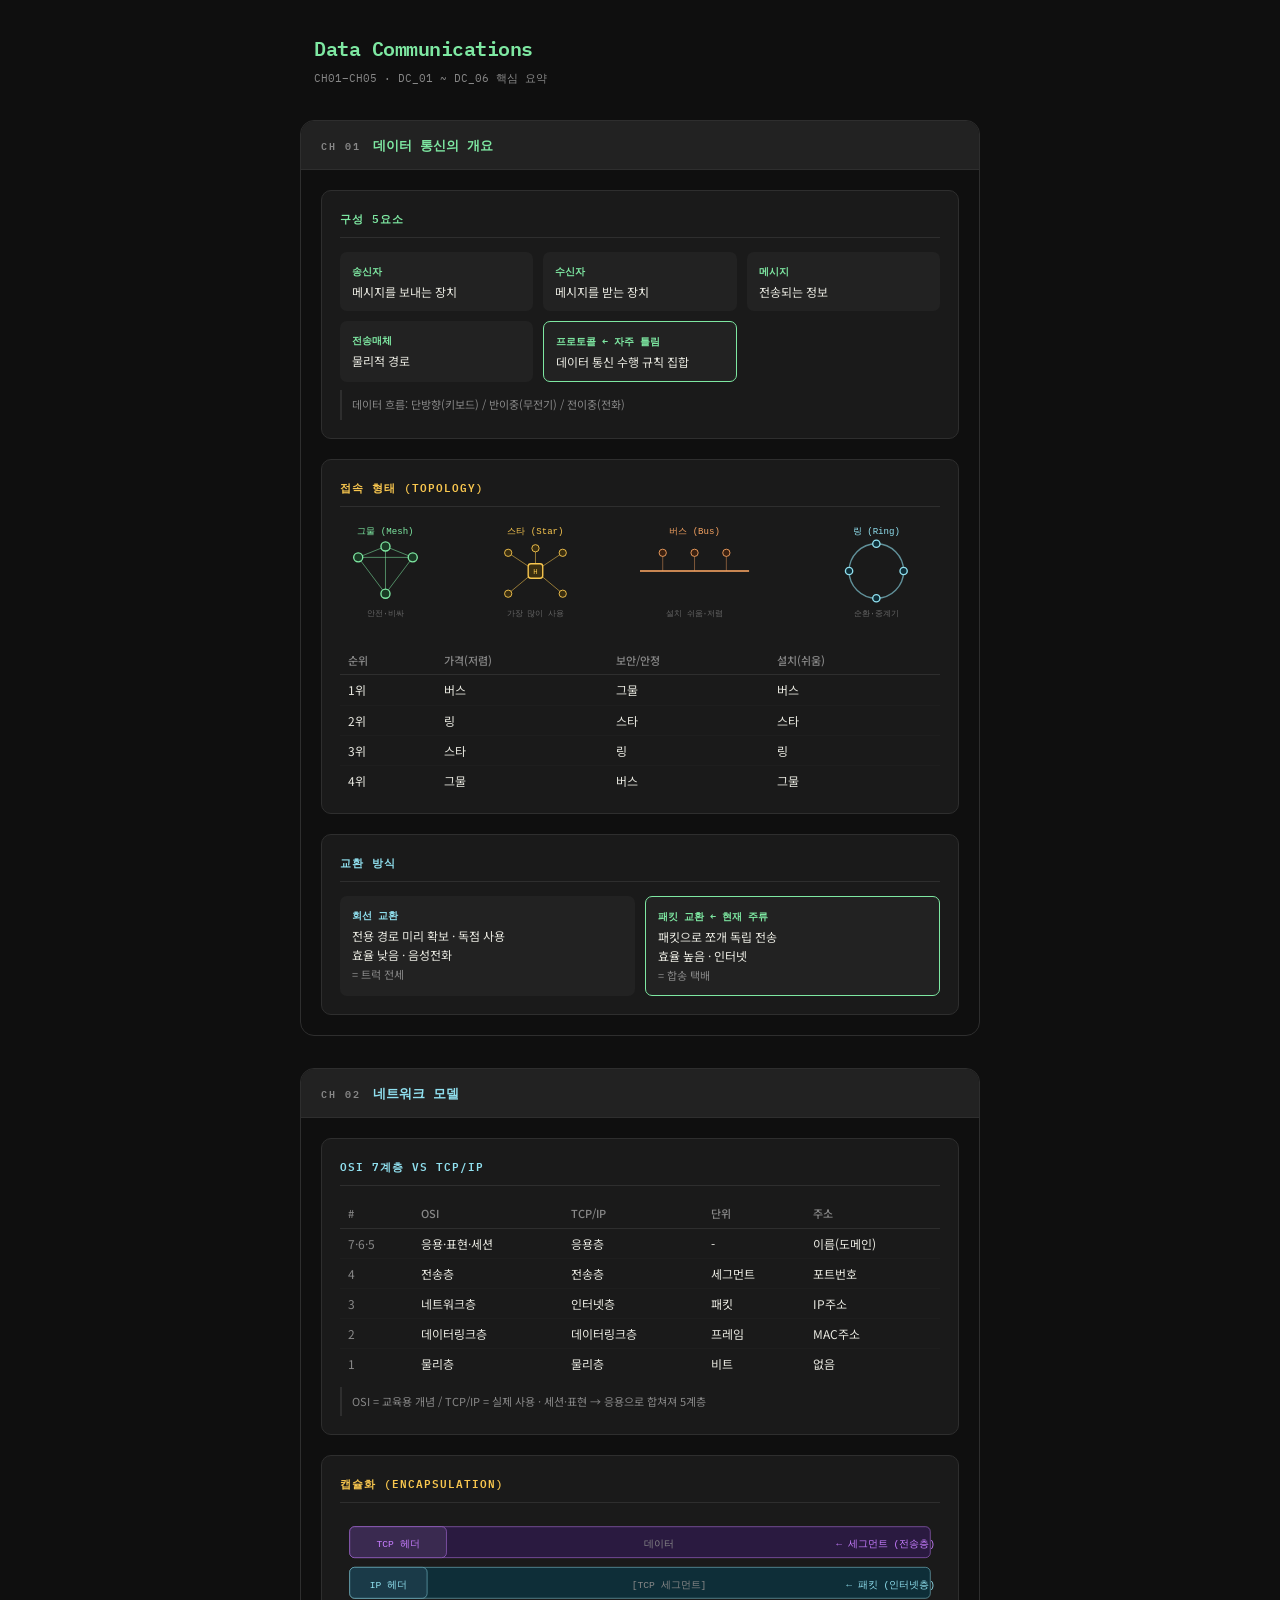
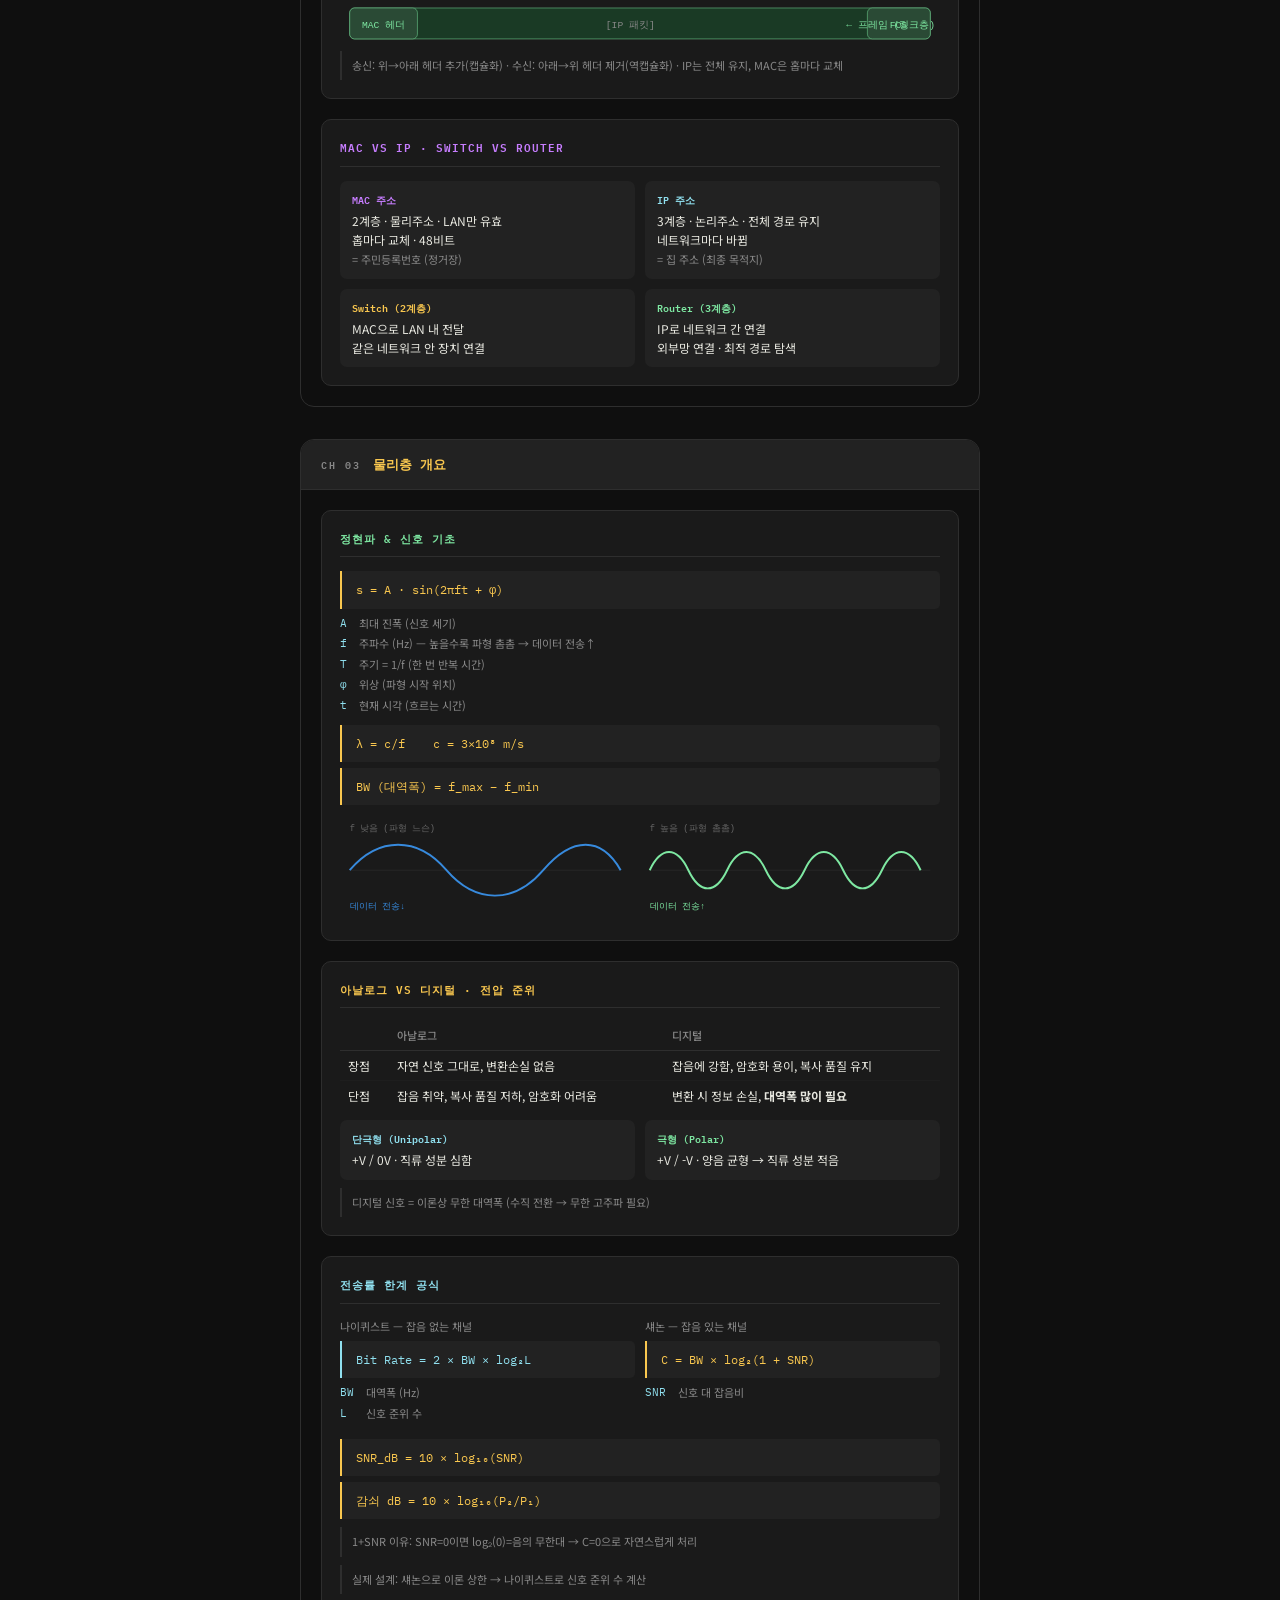
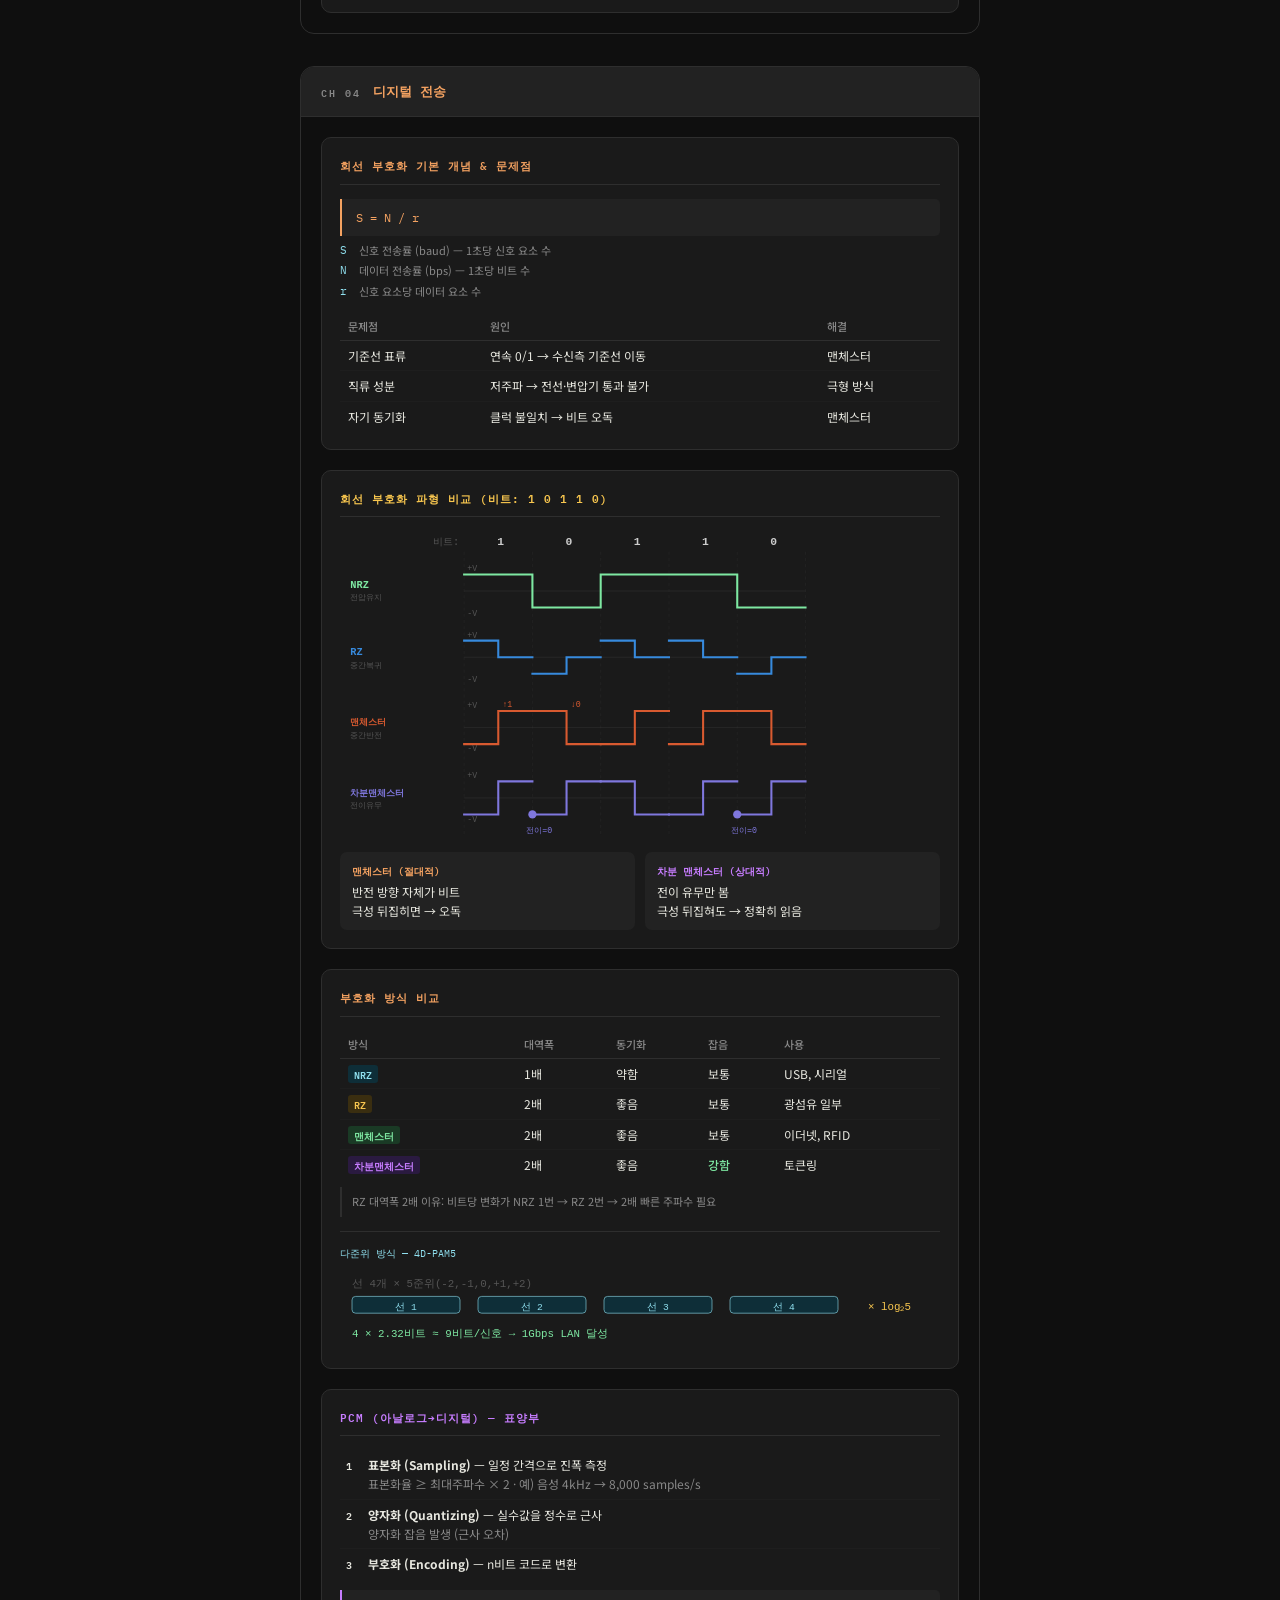
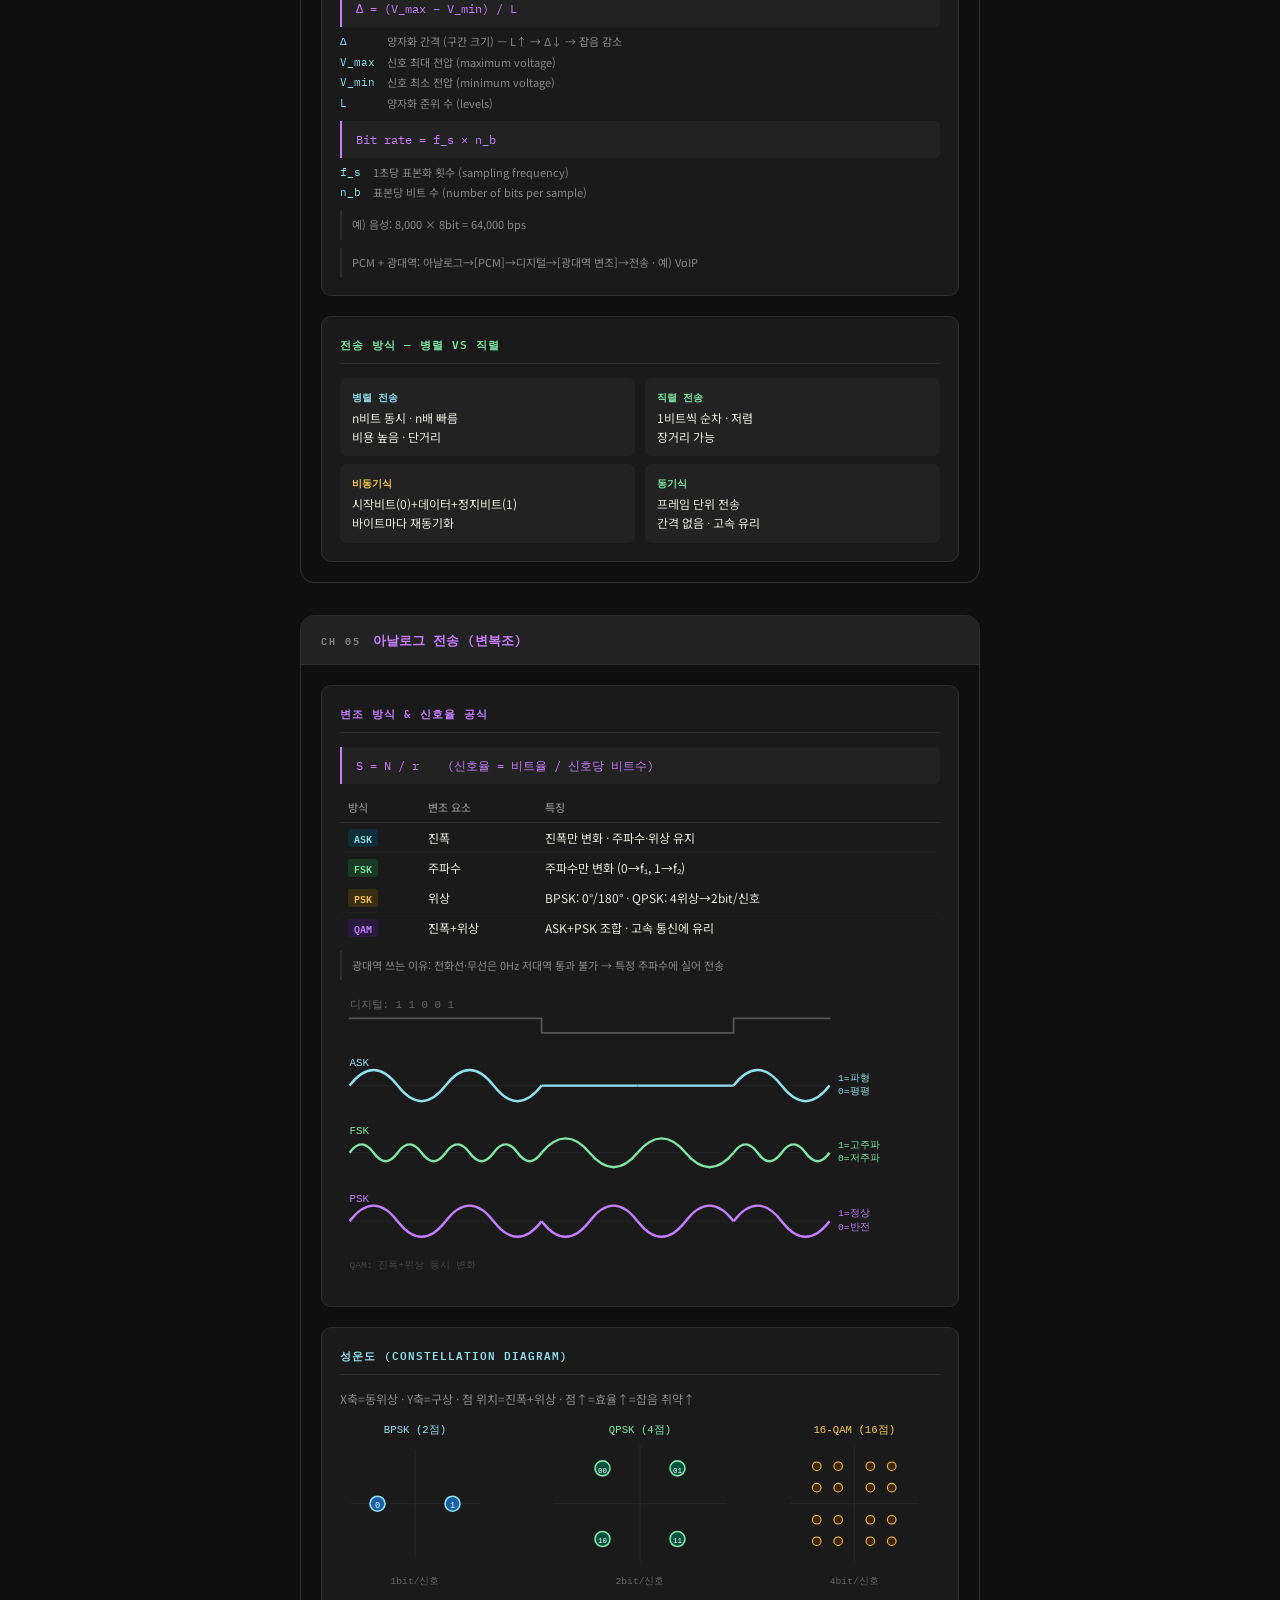
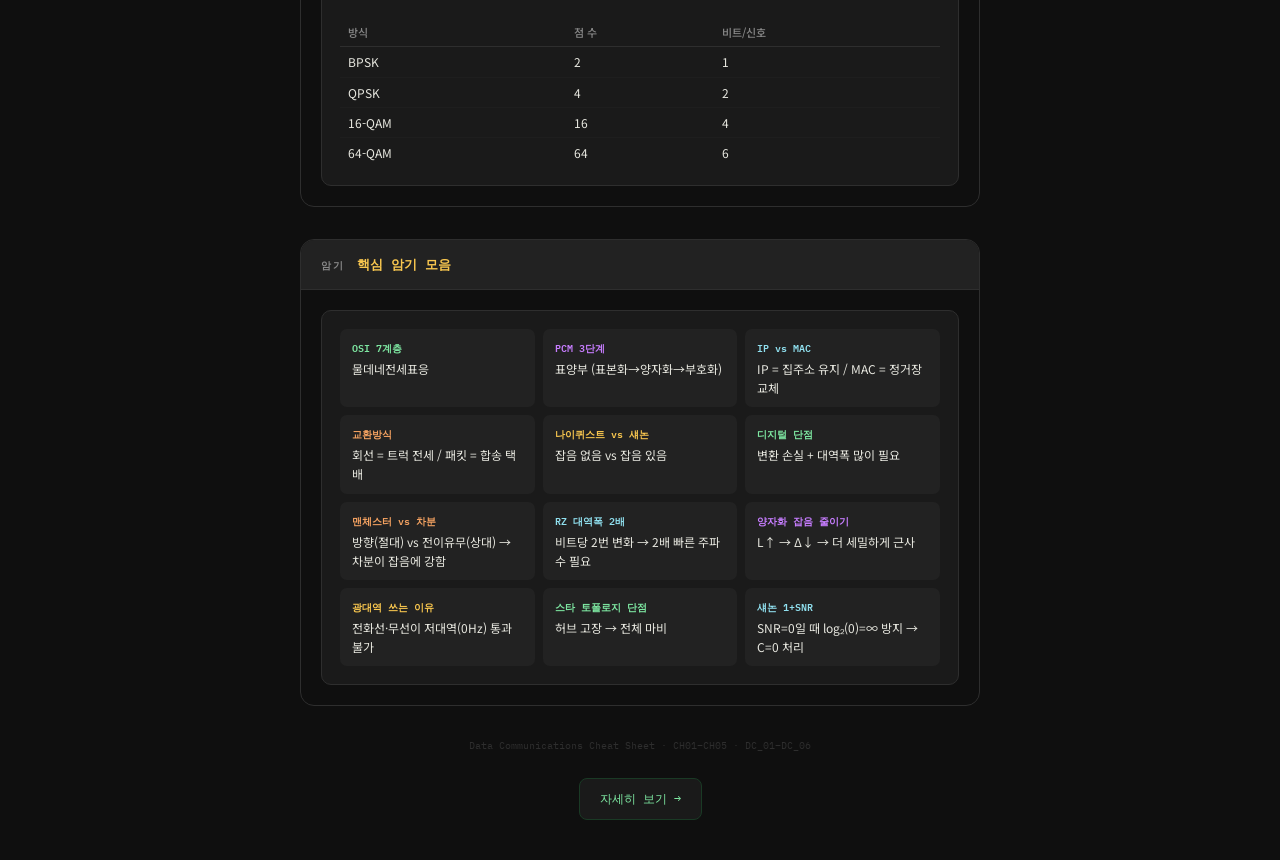
<file: data-communications/index.html>
<!DOCTYPE html>
<html lang="ko">
<head>
<meta charset="UTF-8">
<meta name="viewport" content="width=device-width, initial-scale=1.0">
<title>Data Communications 치트시트</title>
<link rel="stylesheet" href="../assets/common.css">
<style>
  body { max-width: 720px; margin: 0 auto; padding: 32px 20px; }

  /* 챕터 그룹 박스 */
  .chapter {
    border: 0.5px solid var(--border);
    border-radius: 14px;
    margin-bottom: 32px;
    overflow: hidden;
  }

  .chapter-header {
    display: flex;
    align-items: center;
    gap: 12px;
    padding: 14px 20px;
    border-bottom: 0.5px solid var(--border);
    background: var(--surface2);
  }

  .chapter-num {
    font-family: var(--mono);
    font-size: 10px;
    font-weight: 600;
    letter-spacing: 2px;
    color: var(--muted);
    text-transform: uppercase;
  }

  .chapter-title {
    font-family: var(--mono);
    font-size: 13px;
    font-weight: 600;
  }

  .chapter-body {
    padding: 20px;
    display: flex;
    flex-direction: column;
    gap: 20px;
  }

  /* 섹션 카드 */
  .section {
    background: var(--surface);
    border: 0.5px solid var(--border);
    border-radius: 10px;
    padding: 18px;
  }

  .section-title {
    font-family: var(--mono);
    font-size: 11px;
    font-weight: 600;
    letter-spacing: 1px;
    text-transform: uppercase;
    padding-bottom: 10px;
    margin-bottom: 14px;
    border-bottom: 0.5px solid var(--border);
  }

  .section-title.green  { color: var(--accent1); }
  .section-title.amber  { color: var(--accent2); }
  .section-title.cyan   { color: var(--accent3); }
  .section-title.orange { color: var(--accent4); }
  .section-title.purple { color: var(--accent5); }

  /* 2열 그리드 */
  .two-col { display: grid; grid-template-columns: 1fr 1fr; gap: 10px; }
  .three-col { display: grid; grid-template-columns: 1fr 1fr 1fr; gap: 10px; }

  /* 수식 */
  .formula {
    background: var(--surface2);
    border-left: 2px solid var(--accent2);
    padding: 9px 14px;
    border-radius: 0 5px 5px 0;
    font-family: var(--mono);
    font-size: 12px;
    color: var(--accent2);
    margin: 6px 0;
  }
  .formula.green  { border-left-color: var(--accent1); color: var(--accent1); }
  .formula.cyan   { border-left-color: var(--accent3); color: var(--accent3); }
  .formula.purple { border-left-color: var(--accent5); color: var(--accent5); }

  /* 변수 설명 */
  .var-list {
    display: grid;
    grid-template-columns: auto 1fr;
    gap: 3px 12px;
    font-size: 11px;
    margin: 6px 0;
  }
  .var-key { font-family: var(--mono); color: var(--accent3); }
  .var-val { color: var(--muted); }

  /* 노트 */
  .note {
    font-size: 11px;
    color: var(--muted);
    padding: 6px 10px;
    border-left: 2px solid var(--border);
    margin-top: 8px;
    line-height: 1.6;
  }

  /* 미니카드 */
  .mini-card {
    background: var(--surface2);
    border-radius: 7px;
    padding: 10px 12px;
    font-size: 12px;
  }
  .mc-title {
    font-family: var(--mono);
    font-size: 10px;
    font-weight: 600;
    margin-bottom: 5px;
  }

  /* 암기 그리드 */
  .memory-grid {
    display: grid;
    grid-template-columns: repeat(auto-fill, minmax(180px, 1fr));
    gap: 8px;
  }

  /* SVG 래퍼 */
  .svg-wrap { margin: 8px 0; }
  .svg-wrap svg { width: 100%; display: block; }
</style>
</head>
<body>

<header style="margin-bottom:32px;">
  <h1 style="color:var(--accent1);">Data Communications</h1>
  <p style="color:var(--muted);font-family:var(--mono);font-size:11px;margin-top:6px;">CH01–CH05 · DC_01 ~ DC_06 핵심 요약</p>
</header>

<!-- ══════════════════════════════════════════ CH01 ══ -->
<div class="chapter">
  <div class="chapter-header">
    <span class="chapter-num">CH 01</span>
    <span class="chapter-title" style="color:var(--accent1);">데이터 통신의 개요</span>
  </div>
  <div class="chapter-body">

    <!-- 구성 요소 -->
    <div class="section">
      <div class="section-title green">구성 5요소</div>
      <div class="three-col">
        <div class="mini-card"><div class="mc-title" style="color:var(--accent1)">송신자</div>메시지를 보내는 장치</div>
        <div class="mini-card"><div class="mc-title" style="color:var(--accent1)">수신자</div>메시지를 받는 장치</div>
        <div class="mini-card"><div class="mc-title" style="color:var(--accent1)">메시지</div>전송되는 정보</div>
        <div class="mini-card"><div class="mc-title" style="color:var(--accent1)">전송매체</div>물리적 경로</div>
        <div class="mini-card" style="border:0.5px solid var(--accent1);"><div class="mc-title" style="color:var(--accent1)">프로토콜 ← 자주 틀림</div>데이터 통신 수행 규칙 집합</div>
      </div>
      <div class="note">데이터 흐름: 단방향(키보드) / 반이중(무전기) / 전이중(전화)</div>
    </div>

    <!-- 토폴로지 -->
    <div class="section">
      <div class="section-title amber">접속 형태 (Topology)</div>
      <!-- 토폴로지 시각화 -->
      <div class="svg-wrap">
        <svg viewBox="0 0 660 130" xmlns="http://www.w3.org/2000/svg">
          <!-- 그물형 -->
          <text x="50" y="14" font-family="monospace" font-size="10" fill="#7ee8a2" text-anchor="middle">그물 (Mesh)</text>
          <line x1="20" y1="40" x2="80" y2="40" stroke="#7ee8a2" stroke-width="1" opacity="0.6"/>
          <line x1="20" y1="40" x2="50" y2="80" stroke="#7ee8a2" stroke-width="1" opacity="0.6"/>
          <line x1="80" y1="40" x2="50" y2="80" stroke="#7ee8a2" stroke-width="1" opacity="0.6"/>
          <line x1="20" y1="40" x2="50" y2="28" stroke="#7ee8a2" stroke-width="1" opacity="0.6"/>
          <line x1="80" y1="40" x2="50" y2="28" stroke="#7ee8a2" stroke-width="1" opacity="0.6"/>
          <line x1="50" y1="28" x2="50" y2="80" stroke="#7ee8a2" stroke-width="1" opacity="0.6"/>
          <circle cx="20" cy="40" r="5" fill="#1a3a25" stroke="#7ee8a2" stroke-width="1.5"/>
          <circle cx="80" cy="40" r="5" fill="#1a3a25" stroke="#7ee8a2" stroke-width="1.5"/>
          <circle cx="50" cy="80" r="5" fill="#1a3a25" stroke="#7ee8a2" stroke-width="1.5"/>
          <circle cx="50" cy="28" r="5" fill="#1a3a25" stroke="#7ee8a2" stroke-width="1.5"/>
          <text x="50" y="105" font-family="monospace" font-size="9" fill="#666" text-anchor="middle">안전·비싸</text>

          <!-- 스타형 -->
          <text x="215" y="14" font-family="monospace" font-size="10" fill="#f9c74f" text-anchor="middle">스타 (Star)</text>
          <line x1="215" y1="55" x2="185" y2="35" stroke="#f9c74f" stroke-width="1" opacity="0.6"/>
          <line x1="215" y1="55" x2="245" y2="35" stroke="#f9c74f" stroke-width="1" opacity="0.6"/>
          <line x1="215" y1="55" x2="185" y2="80" stroke="#f9c74f" stroke-width="1" opacity="0.6"/>
          <line x1="215" y1="55" x2="245" y2="80" stroke="#f9c74f" stroke-width="1" opacity="0.6"/>
          <line x1="215" y1="55" x2="215" y2="30" stroke="#f9c74f" stroke-width="1" opacity="0.6"/>
          <rect x="207" y="47" width="16" height="16" rx="3" fill="#3a2e10" stroke="#f9c74f" stroke-width="1.5"/>
          <text x="215" y="58" font-family="monospace" font-size="8" fill="#f9c74f" text-anchor="middle">H</text>
          <circle cx="185" cy="35" r="4" fill="#3a2e10" stroke="#f9c74f" stroke-width="1"/>
          <circle cx="245" cy="35" r="4" fill="#3a2e10" stroke="#f9c74f" stroke-width="1"/>
          <circle cx="185" cy="80" r="4" fill="#3a2e10" stroke="#f9c74f" stroke-width="1"/>
          <circle cx="245" cy="80" r="4" fill="#3a2e10" stroke="#f9c74f" stroke-width="1"/>
          <circle cx="215" cy="30" r="4" fill="#3a2e10" stroke="#f9c74f" stroke-width="1"/>
          <text x="215" y="105" font-family="monospace" font-size="9" fill="#666" text-anchor="middle">가장 많이 사용</text>

          <!-- 버스형 -->
          <text x="390" y="14" font-family="monospace" font-size="10" fill="#f4a261" text-anchor="middle">버스 (Bus)</text>
          <line x1="330" y1="55" x2="450" y2="55" stroke="#f4a261" stroke-width="2" opacity="0.8"/>
          <line x1="355" y1="55" x2="355" y2="35" stroke="#f4a261" stroke-width="1" opacity="0.5"/>
          <line x1="390" y1="55" x2="390" y2="35" stroke="#f4a261" stroke-width="1" opacity="0.5"/>
          <line x1="425" y1="55" x2="425" y2="35" stroke="#f4a261" stroke-width="1" opacity="0.5"/>
          <circle cx="355" cy="35" r="4" fill="#3a2010" stroke="#f4a261" stroke-width="1"/>
          <circle cx="390" cy="35" r="4" fill="#3a2010" stroke="#f4a261" stroke-width="1"/>
          <circle cx="425" cy="35" r="4" fill="#3a2010" stroke="#f4a261" stroke-width="1"/>
          <text x="390" y="105" font-family="monospace" font-size="9" fill="#666" text-anchor="middle">설치 쉬움·저렴</text>

          <!-- 링형 -->
          <text x="590" y="14" font-family="monospace" font-size="10" fill="#90e0ef" text-anchor="middle">링 (Ring)</text>
          <circle cx="590" cy="55" r="30" fill="none" stroke="#90e0ef" stroke-width="1.5" opacity="0.6"/>
          <circle cx="590" cy="25" r="4" fill="#0e2e38" stroke="#90e0ef" stroke-width="1.5"/>
          <circle cx="620" cy="55" r="4" fill="#0e2e38" stroke="#90e0ef" stroke-width="1.5"/>
          <circle cx="590" cy="85" r="4" fill="#0e2e38" stroke="#90e0ef" stroke-width="1.5"/>
          <circle cx="560" cy="55" r="4" fill="#0e2e38" stroke="#90e0ef" stroke-width="1.5"/>
          <text x="590" y="105" font-family="monospace" font-size="9" fill="#666" text-anchor="middle">순환·중계기</text>
        </svg>
      </div>
      <table>
        <thead><tr><th>순위</th><th>가격(저렴)</th><th>보안/안정</th><th>설치(쉬움)</th></tr></thead>
        <tbody>
          <tr><td>1위</td><td>버스</td><td>그물</td><td>버스</td></tr>
          <tr><td>2위</td><td>링</td><td>스타</td><td>스타</td></tr>
          <tr><td>3위</td><td>스타</td><td>링</td><td>링</td></tr>
          <tr><td>4위</td><td>그물</td><td>버스</td><td>그물</td></tr>
        </tbody>
      </table>
    </div>

    <!-- 교환 방식 -->
    <div class="section">
      <div class="section-title cyan">교환 방식</div>
      <div class="two-col">
        <div class="mini-card">
          <div class="mc-title" style="color:var(--accent3)">회선 교환</div>
          전용 경로 미리 확보 · 독점 사용<br>
          효율 낮음 · 음성전화<br>
          <span style="color:var(--muted);font-size:11px;">= 트럭 전세</span>
        </div>
        <div class="mini-card" style="border:0.5px solid var(--accent1);">
          <div class="mc-title" style="color:var(--accent1)">패킷 교환 ← 현재 주류</div>
          패킷으로 쪼개 독립 전송<br>
          효율 높음 · 인터넷<br>
          <span style="color:var(--muted);font-size:11px;">= 합송 택배</span>
        </div>
      </div>
    </div>

  </div>
</div>

<!-- ══════════════════════════════════════════ CH02 ══ -->
<div class="chapter">
  <div class="chapter-header">
    <span class="chapter-num">CH 02</span>
    <span class="chapter-title" style="color:var(--accent3);">네트워크 모델</span>
  </div>
  <div class="chapter-body">

    <!-- OSI/TCP-IP -->
    <div class="section">
      <div class="section-title cyan">OSI 7계층 vs TCP/IP</div>
      <table>
        <thead><tr><th>#</th><th>OSI</th><th>TCP/IP</th><th>단위</th><th>주소</th></tr></thead>
        <tbody>
          <tr><td class="dim">7·6·5</td><td>응용·표현·세션</td><td>응용층</td><td>-</td><td>이름(도메인)</td></tr>
          <tr><td class="dim">4</td><td>전송층</td><td>전송층</td><td>세그먼트</td><td>포트번호</td></tr>
          <tr><td class="dim">3</td><td>네트워크층</td><td>인터넷층</td><td>패킷</td><td>IP주소</td></tr>
          <tr><td class="dim">2</td><td>데이터링크층</td><td>데이터링크층</td><td>프레임</td><td>MAC주소</td></tr>
          <tr><td class="dim">1</td><td>물리층</td><td>물리층</td><td>비트</td><td>없음</td></tr>
        </tbody>
      </table>
      <div class="note">OSI = 교육용 개념 / TCP/IP = 실제 사용 · 세션·표현 → 응용으로 합쳐져 5계층</div>
    </div>

    <!-- 캡슐화 시각화 -->
    <div class="section">
      <div class="section-title amber">캡슐화 (Encapsulation)</div>
      <div class="svg-wrap">
        <svg viewBox="0 0 620 130" xmlns="http://www.w3.org/2000/svg">
          <!-- 전송층 세그먼트 -->
          <rect x="10" y="10" width="600" height="32" rx="5" fill="#2a1a40" stroke="#c77dff" stroke-width="0.5"/>
          <rect x="10" y="10" width="100" height="32" rx="5" fill="#3a2a50" stroke="#c77dff" stroke-width="0.5"/>
          <text x="60" y="31" font-family="monospace" font-size="10" fill="#c77dff" text-anchor="middle">TCP 헤더</text>
          <text x="330" y="31" font-family="monospace" font-size="10" fill="#888" text-anchor="middle">데이터</text>
          <text x="615" y="31" font-family="monospace" font-size="10" fill="#c77dff" text-anchor="end">← 세그먼트 (전송층)</text>

          <!-- 인터넷층 패킷 -->
          <rect x="10" y="52" width="600" height="32" rx="5" fill="#0e2e38" stroke="#90e0ef" stroke-width="0.5"/>
          <rect x="10" y="52" width="80" height="32" rx="5" fill="#1a3a48" stroke="#90e0ef" stroke-width="0.5"/>
          <text x="50" y="73" font-family="monospace" font-size="10" fill="#90e0ef" text-anchor="middle">IP 헤더</text>
          <text x="340" y="73" font-family="monospace" font-size="10" fill="#888" text-anchor="middle">[TCP 세그먼트]</text>
          <text x="615" y="73" font-family="monospace" font-size="10" fill="#90e0ef" text-anchor="end">← 패킷 (인터넷층)</text>

          <!-- 데이터링크층 프레임 -->
          <rect x="10" y="94" width="600" height="32" rx="5" fill="#1a3a25" stroke="#7ee8a2" stroke-width="0.5"/>
          <rect x="10" y="94" width="70" height="32" rx="5" fill="#2a4a35" stroke="#7ee8a2" stroke-width="0.5"/>
          <rect x="545" y="94" width="65" height="32" rx="5" fill="#2a4a35" stroke="#7ee8a2" stroke-width="0.5"/>
          <text x="45" y="115" font-family="monospace" font-size="10" fill="#7ee8a2" text-anchor="middle">MAC 헤더</text>
          <text x="300" y="115" font-family="monospace" font-size="10" fill="#888" text-anchor="middle">[IP 패킷]</text>
          <text x="577" y="115" font-family="monospace" font-size="10" fill="#7ee8a2" text-anchor="middle">FCS</text>
          <text x="615" y="115" font-family="monospace" font-size="10" fill="#7ee8a2" text-anchor="end">← 프레임 (링크층)</text>
        </svg>
      </div>
      <div class="note">송신: 위→아래 헤더 추가(캡슐화) · 수신: 아래→위 헤더 제거(역캡슐화) · IP는 전체 유지, MAC은 홉마다 교체</div>
    </div>

    <!-- MAC vs IP -->
    <div class="section">
      <div class="section-title purple">MAC vs IP · Switch vs Router</div>
      <div class="two-col" style="margin-bottom:10px;">
        <div class="mini-card">
          <div class="mc-title" style="color:var(--accent5)">MAC 주소</div>
          2계층 · 물리주소 · LAN만 유효<br>홉마다 교체 · 48비트<br>
          <span style="color:var(--muted);font-size:11px;">= 주민등록번호 (정거장)</span>
        </div>
        <div class="mini-card">
          <div class="mc-title" style="color:var(--accent3)">IP 주소</div>
          3계층 · 논리주소 · 전체 경로 유지<br>네트워크마다 바뀜<br>
          <span style="color:var(--muted);font-size:11px;">= 집 주소 (최종 목적지)</span>
        </div>
      </div>
      <div class="two-col">
        <div class="mini-card">
          <div class="mc-title" style="color:var(--accent2)">Switch (2계층)</div>
          MAC으로 LAN 내 전달<br>같은 네트워크 안 장치 연결
        </div>
        <div class="mini-card">
          <div class="mc-title" style="color:var(--accent1)">Router (3계층)</div>
          IP로 네트워크 간 연결<br>외부망 연결 · 최적 경로 탐색
        </div>
      </div>
    </div>

  </div>
</div>

<!-- ══════════════════════════════════════════ CH03 ══ -->
<div class="chapter">
  <div class="chapter-header">
    <span class="chapter-num">CH 03</span>
    <span class="chapter-title" style="color:var(--accent2);">물리층 개요</span>
  </div>
  <div class="chapter-body">

    <!-- 정현파 -->
    <div class="section">
      <div class="section-title green">정현파 & 신호 기초</div>
      <div class="formula">s = A · sin(2πft + φ)</div>
      <div class="var-list">
        <span class="var-key">A</span><span class="var-val">최대 진폭 (신호 세기)</span>
        <span class="var-key">f</span><span class="var-val">주파수 (Hz) — 높을수록 파형 촘촘 → 데이터 전송↑</span>
        <span class="var-key">T</span><span class="var-val">주기 = 1/f (한 번 반복 시간)</span>
        <span class="var-key">φ</span><span class="var-val">위상 (파형 시작 위치)</span>
        <span class="var-key">t</span><span class="var-val">현재 시각 (흐르는 시간)</span>
      </div>
      <div class="formula" style="margin-top:10px;">λ = c/f &nbsp;&nbsp; c = 3×10⁸ m/s</div>
      <div class="formula">BW (대역폭) = f_max − f_min</div>

      <!-- 정현파 시각화 -->
      <div class="svg-wrap" style="margin-top:12px;">
        <svg viewBox="0 0 620 100" xmlns="http://www.w3.org/2000/svg">
          <text x="10" y="14" font-family="monospace" font-size="9" fill="#666">f 낮음 (파형 느슨)</text>
          <line x1="10" y1="55" x2="290" y2="55" stroke="#333" stroke-width="0.5"/>
          <path d="M10,55 C40,20 80,20 110,55 C140,90 180,90 210,55 C240,20 270,20 290,55" fill="none" stroke="#378ADD" stroke-width="2"/>
          <text x="10" y="95" font-family="monospace" font-size="9" fill="#378ADD">데이터 전송↓</text>

          <text x="320" y="14" font-family="monospace" font-size="9" fill="#666">f 높음 (파형 촘촘)</text>
          <line x1="320" y1="55" x2="610" y2="55" stroke="#333" stroke-width="0.5"/>
          <path d="M320,55 C332,30 348,30 360,55 C372,80 388,80 400,55 C412,30 428,30 440,55 C452,80 468,80 480,55 C492,30 508,30 520,55 C532,80 548,80 560,55 C572,30 588,30 600,55" fill="none" stroke="#7ee8a2" stroke-width="2"/>
          <text x="320" y="95" font-family="monospace" font-size="9" fill="#7ee8a2">데이터 전송↑</text>
        </svg>
      </div>
    </div>

    <!-- 아날로그 vs 디지털 -->
    <div class="section">
      <div class="section-title amber">아날로그 vs 디지털 · 전압 준위</div>
      <table>
        <thead><tr><th></th><th>아날로그</th><th>디지털</th></tr></thead>
        <tbody>
          <tr><td>장점</td><td>자연 신호 그대로, 변환손실 없음</td><td>잡음에 강함, 암호화 용이, 복사 품질 유지</td></tr>
          <tr><td>단점</td><td>잡음 취약, 복사 품질 저하, 암호화 어려움</td><td>변환 시 정보 손실, <strong>대역폭 많이 필요</strong></td></tr>
        </tbody>
      </table>
      <div class="two-col" style="margin-top:10px;">
        <div class="mini-card">
          <div class="mc-title" style="color:var(--accent3)">단극형 (Unipolar)</div>
          +V / 0V · 직류 성분 심함
        </div>
        <div class="mini-card">
          <div class="mc-title" style="color:var(--accent1)">극형 (Polar)</div>
          +V / -V · 양음 균형 → 직류 성분 적음
        </div>
      </div>
      <div class="note">디지털 신호 = 이론상 무한 대역폭 (수직 전환 → 무한 고주파 필요)</div>
    </div>

    <!-- 전송률 공식 -->
    <div class="section">
      <div class="section-title cyan">전송률 한계 공식</div>
      <div class="two-col">
        <div>
          <div style="font-size:11px;color:var(--muted);margin-bottom:4px;">나이퀴스트 — 잡음 없는 채널</div>
          <div class="formula cyan">Bit Rate = 2 × BW × log₂L</div>
          <div class="var-list">
            <span class="var-key">BW</span><span class="var-val">대역폭 (Hz)</span>
            <span class="var-key">L</span><span class="var-val">신호 준위 수</span>
          </div>
        </div>
        <div>
          <div style="font-size:11px;color:var(--muted);margin-bottom:4px;">섀논 — 잡음 있는 채널</div>
          <div class="formula">C = BW × log₂(1 + SNR)</div>
          <div class="var-list">
            <span class="var-key">SNR</span><span class="var-val">신호 대 잡음비</span>
          </div>
        </div>
      </div>
      <div class="formula" style="margin-top:10px;">SNR_dB = 10 × log₁₀(SNR)</div>
      <div class="formula">감쇠 dB = 10 × log₁₀(P₂/P₁)</div>
      <div class="note">1+SNR 이유: SNR=0이면 log₂(0)=음의 무한대 → C=0으로 자연스럽게 처리</div>
      <div class="note">실제 설계: 섀논으로 이론 상한 → 나이퀴스트로 신호 준위 수 계산</div>
    </div>

  </div>
</div>

<!-- ══════════════════════════════════════════ CH04 ══ -->
<div class="chapter">
  <div class="chapter-header">
    <span class="chapter-num">CH 04</span>
    <span class="chapter-title" style="color:var(--accent4);">디지털 전송</span>
  </div>
  <div class="chapter-body">

    <!-- 회선 부호화 기본 -->
    <div class="section">
      <div class="section-title orange">회선 부호화 기본 개념 & 문제점</div>
      <div class="formula" style="border-left-color:var(--accent4);color:var(--accent4);">S = N / r</div>
      <div class="var-list">
        <span class="var-key">S</span><span class="var-val">신호 전송률 (baud) — 1초당 신호 요소 수</span>
        <span class="var-key">N</span><span class="var-val">데이터 전송률 (bps) — 1초당 비트 수</span>
        <span class="var-key">r</span><span class="var-val">신호 요소당 데이터 요소 수</span>
      </div>
      <div style="margin-top:12px;">
        <table>
          <thead><tr><th>문제점</th><th>원인</th><th>해결</th></tr></thead>
          <tbody>
            <tr><td>기준선 표류</td><td>연속 0/1 → 수신측 기준선 이동</td><td>맨체스터</td></tr>
            <tr><td>직류 성분</td><td>저주파 → 전선·변압기 통과 불가</td><td>극형 방식</td></tr>
            <tr><td>자기 동기화</td><td>클럭 불일치 → 비트 오독</td><td>맨체스터</td></tr>
          </tbody>
        </table>
      </div>
    </div>

    <!-- 파형 비교 -->
    <div class="section">
      <div class="section-title amber">회선 부호화 파형 비교 (비트: 1 0 1 1 0)</div>
      <div class="svg-wrap">
        <svg viewBox="0 0 580 300" xmlns="http://www.w3.org/2000/svg">
          <!-- 비트 구분선 & 레이블 -->
          <text x="90" y="14" font-family="monospace" font-size="10" fill="#555">비트:</text>
          <text x="152" y="14" font-family="monospace" font-size="11" fill="#ccc" font-weight="bold">1</text>
          <text x="218" y="14" font-family="monospace" font-size="11" fill="#ccc" font-weight="bold">0</text>
          <text x="284" y="14" font-family="monospace" font-size="11" fill="#ccc" font-weight="bold">1</text>
          <text x="350" y="14" font-family="monospace" font-size="11" fill="#ccc" font-weight="bold">1</text>
          <text x="416" y="14" font-family="monospace" font-size="11" fill="#ccc" font-weight="bold">0</text>
          <line x1="120" y1="20" x2="120" y2="295" stroke="#2a2a2a" stroke-width="0.5" stroke-dasharray="3 3"/>
          <line x1="186" y1="20" x2="186" y2="295" stroke="#2a2a2a" stroke-width="0.5" stroke-dasharray="3 3"/>
          <line x1="252" y1="20" x2="252" y2="295" stroke="#2a2a2a" stroke-width="0.5" stroke-dasharray="3 3"/>
          <line x1="318" y1="20" x2="318" y2="295" stroke="#2a2a2a" stroke-width="0.5" stroke-dasharray="3 3"/>
          <line x1="384" y1="20" x2="384" y2="295" stroke="#2a2a2a" stroke-width="0.5" stroke-dasharray="3 3"/>
          <line x1="450" y1="20" x2="450" y2="295" stroke="#2a2a2a" stroke-width="0.5" stroke-dasharray="3 3"/>

          <!-- NRZ -->
          <text x="10" y="55" font-family="monospace" font-size="10" fill="#7ee8a2" font-weight="bold">NRZ</text>
          <text x="10" y="67" font-family="monospace" font-size="8" fill="#555">전압유지</text>
          <line x1="120" y1="58" x2="450" y2="58" stroke="#333" stroke-width="0.5"/>
          <polyline fill="none" stroke="#7ee8a2" stroke-width="2" stroke-linecap="square"
            points="120,42 186,42 186,74 252,74 252,42 318,42 318,42 384,42 384,74 450,74"/>
          <text x="123" y="39" font-family="monospace" font-size="8" fill="#555">+V</text>
          <text x="123" y="82" font-family="monospace" font-size="8" fill="#555">-V</text>

          <!-- RZ -->
          <text x="10" y="120" font-family="monospace" font-size="10" fill="#378ADD" font-weight="bold">RZ</text>
          <text x="10" y="132" font-family="monospace" font-size="8" fill="#555">중간복귀</text>
          <line x1="120" y1="122" x2="450" y2="122" stroke="#333" stroke-width="0.5"/>
          <polyline fill="none" stroke="#378ADD" stroke-width="2" stroke-linecap="square" points="120,106 153,106 153,122 186,122"/>
          <polyline fill="none" stroke="#378ADD" stroke-width="2" stroke-linecap="square" points="186,138 219,138 219,122 252,122"/>
          <polyline fill="none" stroke="#378ADD" stroke-width="2" stroke-linecap="square" points="252,106 285,106 285,122 318,122"/>
          <polyline fill="none" stroke="#378ADD" stroke-width="2" stroke-linecap="square" points="318,106 351,106 351,122 384,122"/>
          <polyline fill="none" stroke="#378ADD" stroke-width="2" stroke-linecap="square" points="384,138 417,138 417,122 450,122"/>
          <text x="123" y="103" font-family="monospace" font-size="8" fill="#555">+V</text>
          <text x="123" y="146" font-family="monospace" font-size="8" fill="#555">-V</text>

          <!-- 맨체스터 -->
          <text x="10" y="188" font-family="monospace" font-size="9" fill="#D85A30" font-weight="bold">맨체스터</text>
          <text x="10" y="200" font-family="monospace" font-size="8" fill="#555">중간반전</text>
          <line x1="120" y1="190" x2="450" y2="190" stroke="#333" stroke-width="0.5"/>
          <polyline fill="none" stroke="#D85A30" stroke-width="2" stroke-linecap="square" points="120,206 153,206 153,174 186,174"/>
          <polyline fill="none" stroke="#D85A30" stroke-width="2" stroke-linecap="square" points="186,174 219,174 219,206 252,206"/>
          <polyline fill="none" stroke="#D85A30" stroke-width="2" stroke-linecap="square" points="252,206 285,206 285,174 318,174"/>
          <polyline fill="none" stroke="#D85A30" stroke-width="2" stroke-linecap="square" points="318,206 351,206 351,174 384,174"/>
          <polyline fill="none" stroke="#D85A30" stroke-width="2" stroke-linecap="square" points="384,174 417,174 417,206 450,206"/>
          <text x="157" y="170" font-family="monospace" font-size="8" fill="#D85A30">↑1</text>
          <text x="223" y="170" font-family="monospace" font-size="8" fill="#D85A30">↓0</text>
          <text x="123" y="171" font-family="monospace" font-size="8" fill="#555">+V</text>
          <text x="123" y="213" font-family="monospace" font-size="8" fill="#555">-V</text>

          <!-- 차분 맨체스터 -->
          <text x="10" y="256" font-family="monospace" font-size="9" fill="#7F77DD" font-weight="bold">차분맨체스터</text>
          <text x="10" y="268" font-family="monospace" font-size="8" fill="#555">전이유무</text>
          <line x1="120" y1="258" x2="450" y2="258" stroke="#333" stroke-width="0.5"/>
          <polyline fill="none" stroke="#7F77DD" stroke-width="2" stroke-linecap="square" points="120,274 153,274 153,242 186,242"/>
          <polyline fill="none" stroke="#7F77DD" stroke-width="2" stroke-linecap="square" points="186,274 219,274 219,242 252,242"/>
          <polyline fill="none" stroke="#7F77DD" stroke-width="2" stroke-linecap="square" points="252,242 285,242 285,274 318,274"/>
          <polyline fill="none" stroke="#7F77DD" stroke-width="2" stroke-linecap="square" points="318,274 351,274 351,242 384,242"/>
          <polyline fill="none" stroke="#7F77DD" stroke-width="2" stroke-linecap="square" points="384,274 417,274 417,242 450,242"/>
          <circle cx="186" cy="274" r="4" fill="#7F77DD"/>
          <circle cx="384" cy="274" r="4" fill="#7F77DD"/>
          <text x="123" y="239" font-family="monospace" font-size="8" fill="#555">+V</text>
          <text x="123" y="281" font-family="monospace" font-size="8" fill="#555">-V</text>
          <text x="180" y="292" font-family="monospace" font-size="8" fill="#7F77DD">전이=0</text>
          <text x="378" y="292" font-family="monospace" font-size="8" fill="#7F77DD">전이=0</text>
        </svg>
      </div>
      <div class="two-col" style="margin-top:10px;">
        <div class="mini-card">
          <div class="mc-title" style="color:var(--accent4)">맨체스터 (절대적)</div>
          반전 방향 자체가 비트<br>극성 뒤집히면 → 오독
        </div>
        <div class="mini-card">
          <div class="mc-title" style="color:var(--accent5)">차분 맨체스터 (상대적)</div>
          전이 유무만 봄<br>극성 뒤집혀도 → 정확히 읽음
        </div>
      </div>
    </div>

    <!-- 부호화 방식 표 -->
    <div class="section">
      <div class="section-title orange">부호화 방식 비교</div>
      <table>
        <thead><tr><th>방식</th><th>대역폭</th><th>동기화</th><th>잡음</th><th>사용</th></tr></thead>
        <tbody>
          <tr><td><span class="tag c">NRZ</span></td><td>1배</td><td>약함</td><td>보통</td><td>USB, 시리얼</td></tr>
          <tr><td><span class="tag a">RZ</span></td><td>2배</td><td>좋음</td><td>보통</td><td>광섬유 일부</td></tr>
          <tr><td><span class="tag g">맨체스터</span></td><td>2배</td><td>좋음</td><td>보통</td><td>이더넷, RFID</td></tr>
          <tr><td><span class="tag p">차분맨체스터</span></td><td>2배</td><td>좋음</td><td><span class="highlight">강함</span></td><td>토큰링</td></tr>
        </tbody>
      </table>
      <div class="note">RZ 대역폭 2배 이유: 비트당 변화가 NRZ 1번 → RZ 2번 → 2배 빠른 주파수 필요</div>

      <!-- 4D-PAM5 -->
      <div style="margin-top:14px;padding-top:14px;border-top:0.5px solid var(--border);">
        <div style="font-family:var(--mono);font-size:10px;color:var(--accent3);margin-bottom:8px;">다준위 방식 — 4D-PAM5</div>
        <div class="svg-wrap">
          <svg viewBox="0 0 500 60" xmlns="http://www.w3.org/2000/svg">
            <!-- 4개 선 시각화 -->
            <text x="10" y="14" font-family="monospace" font-size="9" fill="#555">선 4개 × 5준위(-2,-1,0,+1,+2)</text>
            <rect x="10" y="22" width="90" height="14" rx="3" fill="#0e2e38" stroke="#90e0ef" stroke-width="0.5"/>
            <rect x="115" y="22" width="90" height="14" rx="3" fill="#0e2e38" stroke="#90e0ef" stroke-width="0.5"/>
            <rect x="220" y="22" width="90" height="14" rx="3" fill="#0e2e38" stroke="#90e0ef" stroke-width="0.5"/>
            <rect x="325" y="22" width="90" height="14" rx="3" fill="#0e2e38" stroke="#90e0ef" stroke-width="0.5"/>
            <text x="55" y="33" font-family="monospace" font-size="8" fill="#90e0ef" text-anchor="middle">선 1</text>
            <text x="160" y="33" font-family="monospace" font-size="8" fill="#90e0ef" text-anchor="middle">선 2</text>
            <text x="265" y="33" font-family="monospace" font-size="8" fill="#90e0ef" text-anchor="middle">선 3</text>
            <text x="370" y="33" font-family="monospace" font-size="8" fill="#90e0ef" text-anchor="middle">선 4</text>
            <text x="440" y="33" font-family="monospace" font-size="9" fill="#f9c74f">× log₂5</text>
            <text x="10" y="56" font-family="monospace" font-size="9" fill="#7ee8a2">4 × 2.32비트 ≈ 9비트/신호 → 1Gbps LAN 달성</text>
          </svg>
        </div>
      </div>
    </div>

    <!-- PCM -->
    <div class="section">
      <div class="section-title purple">PCM (아날로그→디지털) — 표양부</div>
      <ul class="steps">
        <li><div><strong>표본화 (Sampling)</strong> — 일정 간격으로 진폭 측정<br><span class="dim">표본화율 ≥ 최대주파수 × 2 · 예) 음성 4kHz → 8,000 samples/s</span></div></li>
        <li><div><strong>양자화 (Quantizing)</strong> — 실수값을 정수로 근사<br><span class="dim">양자화 잡음 발생 (근사 오차)</span></div></li>
        <li><div><strong>부호화 (Encoding)</strong> — n비트 코드로 변환</div></li>
      </ul>
      <div class="formula purple" style="margin-top:12px;">Δ = (V_max − V_min) / L</div>
      <div class="var-list">
        <span class="var-key">Δ</span><span class="var-val">양자화 간격 (구간 크기) — L↑ → Δ↓ → 잡음 감소</span>
        <span class="var-key">V_max</span><span class="var-val">신호 최대 전압 (maximum voltage)</span>
        <span class="var-key">V_min</span><span class="var-val">신호 최소 전압 (minimum voltage)</span>
        <span class="var-key">L</span><span class="var-val">양자화 준위 수 (levels)</span>
      </div>
      <div class="formula purple" style="margin-top:8px;">Bit rate = f_s × n_b</div>
      <div class="var-list">
        <span class="var-key">f_s</span><span class="var-val">1초당 표본화 횟수 (sampling frequency)</span>
        <span class="var-key">n_b</span><span class="var-val">표본당 비트 수 (number of bits per sample)</span>
      </div>
      <div class="note">예) 음성: 8,000 × 8bit = 64,000 bps</div>
      <div class="note">PCM + 광대역: 아날로그→[PCM]→디지털→[광대역 변조]→전송 · 예) VoIP</div>
    </div>

    <!-- 전송 방식 -->
    <div class="section">
      <div class="section-title green">전송 방식 — 병렬 vs 직렬</div>
      <div class="two-col">
        <div class="mini-card">
          <div class="mc-title" style="color:var(--accent3)">병렬 전송</div>
          n비트 동시 · n배 빠름<br>비용 높음 · 단거리
        </div>
        <div class="mini-card">
          <div class="mc-title" style="color:var(--accent1)">직렬 전송</div>
          1비트씩 순차 · 저렴<br>장거리 가능
        </div>
      </div>
      <div class="two-col" style="margin-top:8px;">
        <div class="mini-card">
          <div class="mc-title" style="color:var(--accent2)">비동기식</div>
          시작비트(0)+데이터+정지비트(1)<br>바이트마다 재동기화
        </div>
        <div class="mini-card">
          <div class="mc-title" style="color:var(--accent1)">동기식</div>
          프레임 단위 전송<br>간격 없음 · 고속 유리
        </div>
      </div>
    </div>

  </div>
</div>

<!-- ══════════════════════════════════════════ CH05 ══ -->
<div class="chapter">
  <div class="chapter-header">
    <span class="chapter-num">CH 05</span>
    <span class="chapter-title" style="color:var(--accent5);">아날로그 전송 (변복조)</span>
  </div>
  <div class="chapter-body">

    <!-- 변조 방식 -->
    <div class="section">
      <div class="section-title purple">변조 방식 & 신호율 공식</div>
      <div class="formula purple">S = N / r &nbsp;&nbsp; (신호율 = 비트율 / 신호당 비트수)</div>
      <table style="margin-top:10px;">
        <thead><tr><th>방식</th><th>변조 요소</th><th>특징</th></tr></thead>
        <tbody>
          <tr><td><span class="tag c">ASK</span></td><td>진폭</td><td>진폭만 변화 · 주파수·위상 유지</td></tr>
          <tr><td><span class="tag g">FSK</span></td><td>주파수</td><td>주파수만 변화 (0→f₁, 1→f₂)</td></tr>
          <tr><td><span class="tag a">PSK</span></td><td>위상</td><td>BPSK: 0°/180° · QPSK: 4위상→2bit/신호</td></tr>
          <tr><td><span class="tag p">QAM</span></td><td>진폭+위상</td><td>ASK+PSK 조합 · 고속 통신에 유리</td></tr>
        </tbody>
      </table>
      <div class="note">광대역 쓰는 이유: 전화선·무선은 0Hz 저대역 통과 불가 → 특정 주파수에 실어 전송</div>

      <!-- 변조 파형 시각화 -->
      <div class="svg-wrap" style="margin-top:12px;">
        <svg viewBox="0 0 500 240" xmlns="http://www.w3.org/2000/svg">

          <!-- 원본 디지털: 1=위(y=22), 0=아래(y=34) -->
          <text x="8" y="13" font-family="monospace" font-size="9" fill="#666">디지털: 1  1  0  0  1</text>
          <!-- 1→1→0→0→1 순서로 수직 전이 포함 -->
          <polyline fill="none" stroke="#555" stroke-width="1.5" stroke-linecap="square"
            points="8,22 168,22 168,34 328,34 328,22 408,22"/>

          <!-- ASK: 1=큰 파형(완전 1주기), 0=수평선 -->
          <text x="8" y="62" font-family="monospace" font-size="9" fill="#90e0ef">ASK</text>
          <line x1="8" y1="78" x2="408" y2="78" stroke="#2a2a2a" stroke-width="0.5"/>
          <!-- 비트1 (8~88): 올라갔다 내려오는 완전 1주기 -->
          <path d="M8,78 Q28,52 48,78 Q68,104 88,78" fill="none" stroke="#90e0ef" stroke-width="2"/>
          <!-- 비트1 (88~168): 완전 1주기 -->
          <path d="M88,78 Q108,52 128,78 Q148,104 168,78" fill="none" stroke="#90e0ef" stroke-width="2"/>
          <!-- 비트0 (168~248): 평평 -->
          <line x1="168" y1="78" x2="248" y2="78" stroke="#90e0ef" stroke-width="2"/>
          <!-- 비트0 (248~328): 평평 -->
          <line x1="248" y1="78" x2="328" y2="78" stroke="#90e0ef" stroke-width="2"/>
          <!-- 비트1 (328~408): 완전 1주기 -->
          <path d="M328,78 Q348,52 368,78 Q388,104 408,78" fill="none" stroke="#90e0ef" stroke-width="2"/>
          <text x="415" y="74" font-family="monospace" font-size="8" fill="#90e0ef">1=파형</text>
          <text x="415" y="85" font-family="monospace" font-size="8" fill="#90e0ef">0=평평</text>

          <!-- FSK: 1=고주파(촘촘), 0=저주파(완만한 1주기) -->
          <text x="8" y="118" font-family="monospace" font-size="9" fill="#7ee8a2">FSK</text>
          <line x1="8" y1="134" x2="408" y2="134" stroke="#2a2a2a" stroke-width="0.5"/>
          <!-- 비트1 (8~88): 고주파 4주기 -->
          <path d="M8,134 Q18,120 28,134 Q38,148 48,134 Q58,120 68,134 Q78,148 88,134" fill="none" stroke="#7ee8a2" stroke-width="2"/>
          <!-- 비트1 (88~168): 고주파 4주기 -->
          <path d="M88,134 Q98,120 108,134 Q118,148 128,134 Q138,120 148,134 Q158,148 168,134" fill="none" stroke="#7ee8a2" stroke-width="2"/>
          <!-- 비트0 (168~248): 저주파 완전 1주기 (올라갔다 내려옴) -->
          <path d="M168,134 Q188,110 208,134 Q228,158 248,134" fill="none" stroke="#7ee8a2" stroke-width="2"/>
          <!-- 비트0 (248~328): 저주파 완전 1주기 -->
          <path d="M248,134 Q268,110 288,134 Q308,158 328,134" fill="none" stroke="#7ee8a2" stroke-width="2"/>
          <!-- 비트1 (328~408): 고주파 4주기 -->
          <path d="M328,134 Q338,120 348,134 Q358,148 368,134 Q378,120 388,134 Q398,148 408,134" fill="none" stroke="#7ee8a2" stroke-width="2"/>
          <text x="415" y="130" font-family="monospace" font-size="8" fill="#7ee8a2">1=고주파</text>
          <text x="415" y="141" font-family="monospace" font-size="8" fill="#7ee8a2">0=저주파</text>

          <!-- PSK: 위상 반전 (1=위로, 0=아래로) -->
          <text x="8" y="175" font-family="monospace" font-size="9" fill="#c77dff">PSK</text>
          <line x1="8" y1="191" x2="408" y2="191" stroke="#2a2a2a" stroke-width="0.5"/>
          <!-- 비트1 (8~88): 정상 위상 - 올라갔다 내려옴 -->
          <path d="M8,191 Q28,165 48,191 Q68,217 88,191" fill="none" stroke="#c77dff" stroke-width="2"/>
          <!-- 비트1 (88~168): 정상 위상 -->
          <path d="M88,191 Q108,165 128,191 Q148,217 168,191" fill="none" stroke="#c77dff" stroke-width="2"/>
          <!-- 비트0 (168~248): 반전 위상 - 내려갔다 올라옴 -->
          <path d="M168,191 Q188,217 208,191 Q228,165 248,191" fill="none" stroke="#c77dff" stroke-width="2"/>
          <!-- 비트0 (248~328): 반전 위상 -->
          <path d="M248,191 Q268,217 288,191 Q308,165 328,191" fill="none" stroke="#c77dff" stroke-width="2"/>
          <!-- 비트1 (328~408): 정상 위상 -->
          <path d="M328,191 Q348,165 368,191 Q388,217 408,191" fill="none" stroke="#c77dff" stroke-width="2"/>
          <text x="415" y="187" font-family="monospace" font-size="8" fill="#c77dff">1=정상</text>
          <text x="415" y="198" font-family="monospace" font-size="8" fill="#c77dff">0=반전</text>

          <text x="8" y="230" font-family="monospace" font-size="8" fill="#444">QAM: 진폭+위상 동시 변화</text>
        </svg>
      </div>
    </div>

    <!-- 성운도 -->
    <div class="section">
      <div class="section-title cyan">성운도 (Constellation Diagram)</div>
      <div style="font-size:12px;color:var(--muted);margin-bottom:10px;">X축=동위상 · Y축=구상 · 점 위치=진폭+위상 · 점↑=효율↑=잡음 취약↑</div>
      <div class="svg-wrap">
        <svg viewBox="0 0 560 180" xmlns="http://www.w3.org/2000/svg">
          <!-- BPSK -->
          <text x="70" y="14" font-family="monospace" font-size="10" fill="#90e0ef" text-anchor="middle">BPSK (2점)</text>
          <line x1="10" y1="80" x2="130" y2="80" stroke="#333" stroke-width="0.5"/>
          <line x1="70" y1="30" x2="70" y2="130" stroke="#333" stroke-width="0.5"/>
          <circle cx="35" cy="80" r="7" fill="#185FA5" stroke="#90e0ef" stroke-width="1.5"/>
          <circle cx="105" cy="80" r="7" fill="#185FA5" stroke="#90e0ef" stroke-width="1.5"/>
          <text x="35" y="84" font-family="monospace" font-size="8" fill="#fff" text-anchor="middle">0</text>
          <text x="105" y="84" font-family="monospace" font-size="8" fill="#fff" text-anchor="middle">1</text>
          <text x="70" y="155" font-family="monospace" font-size="9" fill="#666" text-anchor="middle">1bit/신호</text>

          <!-- QPSK -->
          <text x="280" y="14" font-family="monospace" font-size="10" fill="#7ee8a2" text-anchor="middle">QPSK (4점)</text>
          <line x1="200" y1="80" x2="360" y2="80" stroke="#333" stroke-width="0.5"/>
          <line x1="280" y1="25" x2="280" y2="135" stroke="#333" stroke-width="0.5"/>
          <circle cx="245" cy="47" r="7" fill="#085041" stroke="#7ee8a2" stroke-width="1.5"/>
          <circle cx="315" cy="47" r="7" fill="#085041" stroke="#7ee8a2" stroke-width="1.5"/>
          <circle cx="245" cy="113" r="7" fill="#085041" stroke="#7ee8a2" stroke-width="1.5"/>
          <circle cx="315" cy="113" r="7" fill="#085041" stroke="#7ee8a2" stroke-width="1.5"/>
          <text x="245" y="51" font-family="monospace" font-size="7" fill="#fff" text-anchor="middle">00</text>
          <text x="315" y="51" font-family="monospace" font-size="7" fill="#fff" text-anchor="middle">01</text>
          <text x="245" y="117" font-family="monospace" font-size="7" fill="#fff" text-anchor="middle">10</text>
          <text x="315" y="117" font-family="monospace" font-size="7" fill="#fff" text-anchor="middle">11</text>
          <text x="280" y="155" font-family="monospace" font-size="9" fill="#666" text-anchor="middle">2bit/신호</text>

          <!-- 16-QAM 개념도 -->
          <text x="480" y="14" font-family="monospace" font-size="10" fill="#f9c74f" text-anchor="middle">16-QAM (16점)</text>
          <line x1="420" y1="80" x2="540" y2="80" stroke="#333" stroke-width="0.5"/>
          <line x1="480" y1="25" x2="480" y2="135" stroke="#333" stroke-width="0.5"/>
          <!-- 16개 점 4x4 -->
          <circle cx="445" cy="45" r="4" fill="#412402" stroke="#f9c74f" stroke-width="1"/>
          <circle cx="465" cy="45" r="4" fill="#412402" stroke="#f9c74f" stroke-width="1"/>
          <circle cx="495" cy="45" r="4" fill="#412402" stroke="#f9c74f" stroke-width="1"/>
          <circle cx="515" cy="45" r="4" fill="#412402" stroke="#f9c74f" stroke-width="1"/>
          <circle cx="445" cy="65" r="4" fill="#412402" stroke="#f9c74f" stroke-width="1"/>
          <circle cx="465" cy="65" r="4" fill="#412402" stroke="#f9c74f" stroke-width="1"/>
          <circle cx="495" cy="65" r="4" fill="#412402" stroke="#f9c74f" stroke-width="1"/>
          <circle cx="515" cy="65" r="4" fill="#412402" stroke="#f9c74f" stroke-width="1"/>
          <circle cx="445" cy="95" r="4" fill="#412402" stroke="#f9c74f" stroke-width="1"/>
          <circle cx="465" cy="95" r="4" fill="#412402" stroke="#f9c74f" stroke-width="1"/>
          <circle cx="495" cy="95" r="4" fill="#412402" stroke="#f9c74f" stroke-width="1"/>
          <circle cx="515" cy="95" r="4" fill="#412402" stroke="#f9c74f" stroke-width="1"/>
          <circle cx="445" cy="115" r="4" fill="#412402" stroke="#f9c74f" stroke-width="1"/>
          <circle cx="465" cy="115" r="4" fill="#412402" stroke="#f9c74f" stroke-width="1"/>
          <circle cx="495" cy="115" r="4" fill="#412402" stroke="#f9c74f" stroke-width="1"/>
          <circle cx="515" cy="115" r="4" fill="#412402" stroke="#f9c74f" stroke-width="1"/>
          <text x="480" y="155" font-family="monospace" font-size="9" fill="#666" text-anchor="middle">4bit/신호</text>
        </svg>
      </div>
      <table style="margin-top:8px;">
        <thead><tr><th>방식</th><th>점 수</th><th>비트/신호</th></tr></thead>
        <tbody>
          <tr><td>BPSK</td><td>2</td><td>1</td></tr>
          <tr><td>QPSK</td><td>4</td><td>2</td></tr>
          <tr><td>16-QAM</td><td>16</td><td>4</td></tr>
          <tr><td>64-QAM</td><td>64</td><td>6</td></tr>
        </tbody>
      </table>
    </div>

  </div>
</div>

<!-- ══════════════════════════════════════════ 핵심 암기 ══ -->
<div class="chapter">
  <div class="chapter-header">
    <span class="chapter-num">암기</span>
    <span class="chapter-title" style="color:var(--accent2);">핵심 암기 모음</span>
  </div>
  <div class="chapter-body">
    <div class="section">
      <div class="memory-grid">
        <div class="mini-card"><div class="mc-title" style="color:var(--accent1)">OSI 7계층</div>물데네전세표응</div>
        <div class="mini-card"><div class="mc-title" style="color:var(--accent5)">PCM 3단계</div>표양부 (표본화→양자화→부호화)</div>
        <div class="mini-card"><div class="mc-title" style="color:var(--accent3)">IP vs MAC</div>IP = 집주소 유지 / MAC = 정거장 교체</div>
        <div class="mini-card"><div class="mc-title" style="color:var(--accent4)">교환방식</div>회선 = 트럭 전세 / 패킷 = 합송 택배</div>
        <div class="mini-card"><div class="mc-title" style="color:var(--accent2)">나이퀴스트 vs 섀논</div>잡음 없음 vs 잡음 있음</div>
        <div class="mini-card"><div class="mc-title" style="color:var(--accent1)">디지털 단점</div>변환 손실 + 대역폭 많이 필요</div>
        <div class="mini-card"><div class="mc-title" style="color:var(--accent4)">맨체스터 vs 차분</div>방향(절대) vs 전이유무(상대) → 차분이 잡음에 강함</div>
        <div class="mini-card"><div class="mc-title" style="color:var(--accent3)">RZ 대역폭 2배</div>비트당 2번 변화 → 2배 빠른 주파수 필요</div>
        <div class="mini-card"><div class="mc-title" style="color:var(--accent5)">양자화 잡음 줄이기</div>L↑ → Δ↓ → 더 세밀하게 근사</div>
        <div class="mini-card"><div class="mc-title" style="color:var(--accent2)">광대역 쓰는 이유</div>전화선·무선이 저대역(0Hz) 통과 불가</div>
        <div class="mini-card"><div class="mc-title" style="color:var(--accent1)">스타 토폴로지 단점</div>허브 고장 → 전체 마비</div>
        <div class="mini-card"><div class="mc-title" style="color:var(--accent3)">섀논 1+SNR</div>SNR=0일 때 log₂(0)=∞ 방지 → C=0 처리</div>
      </div>
    </div>
  </div>
</div>

<footer>Data Communications Cheat Sheet · CH01–CH05 · DC_01–DC_06</footer>

<div style="text-align:center;margin-top:24px;margin-bottom:8px;">
  <a href="../notes.html?repo=Data-Communications"
     style="display:inline-flex;align-items:center;gap:8px;font-family:'IBM Plex Mono',monospace;font-size:12px;color:#7ee8a2;border:0.5px solid #1a3a25;background:#1a1a1a;padding:10px 20px;border-radius:8px;text-decoration:none;">
    자세히 보기 →
  </a>
</div>

</body>
</html>
</file>
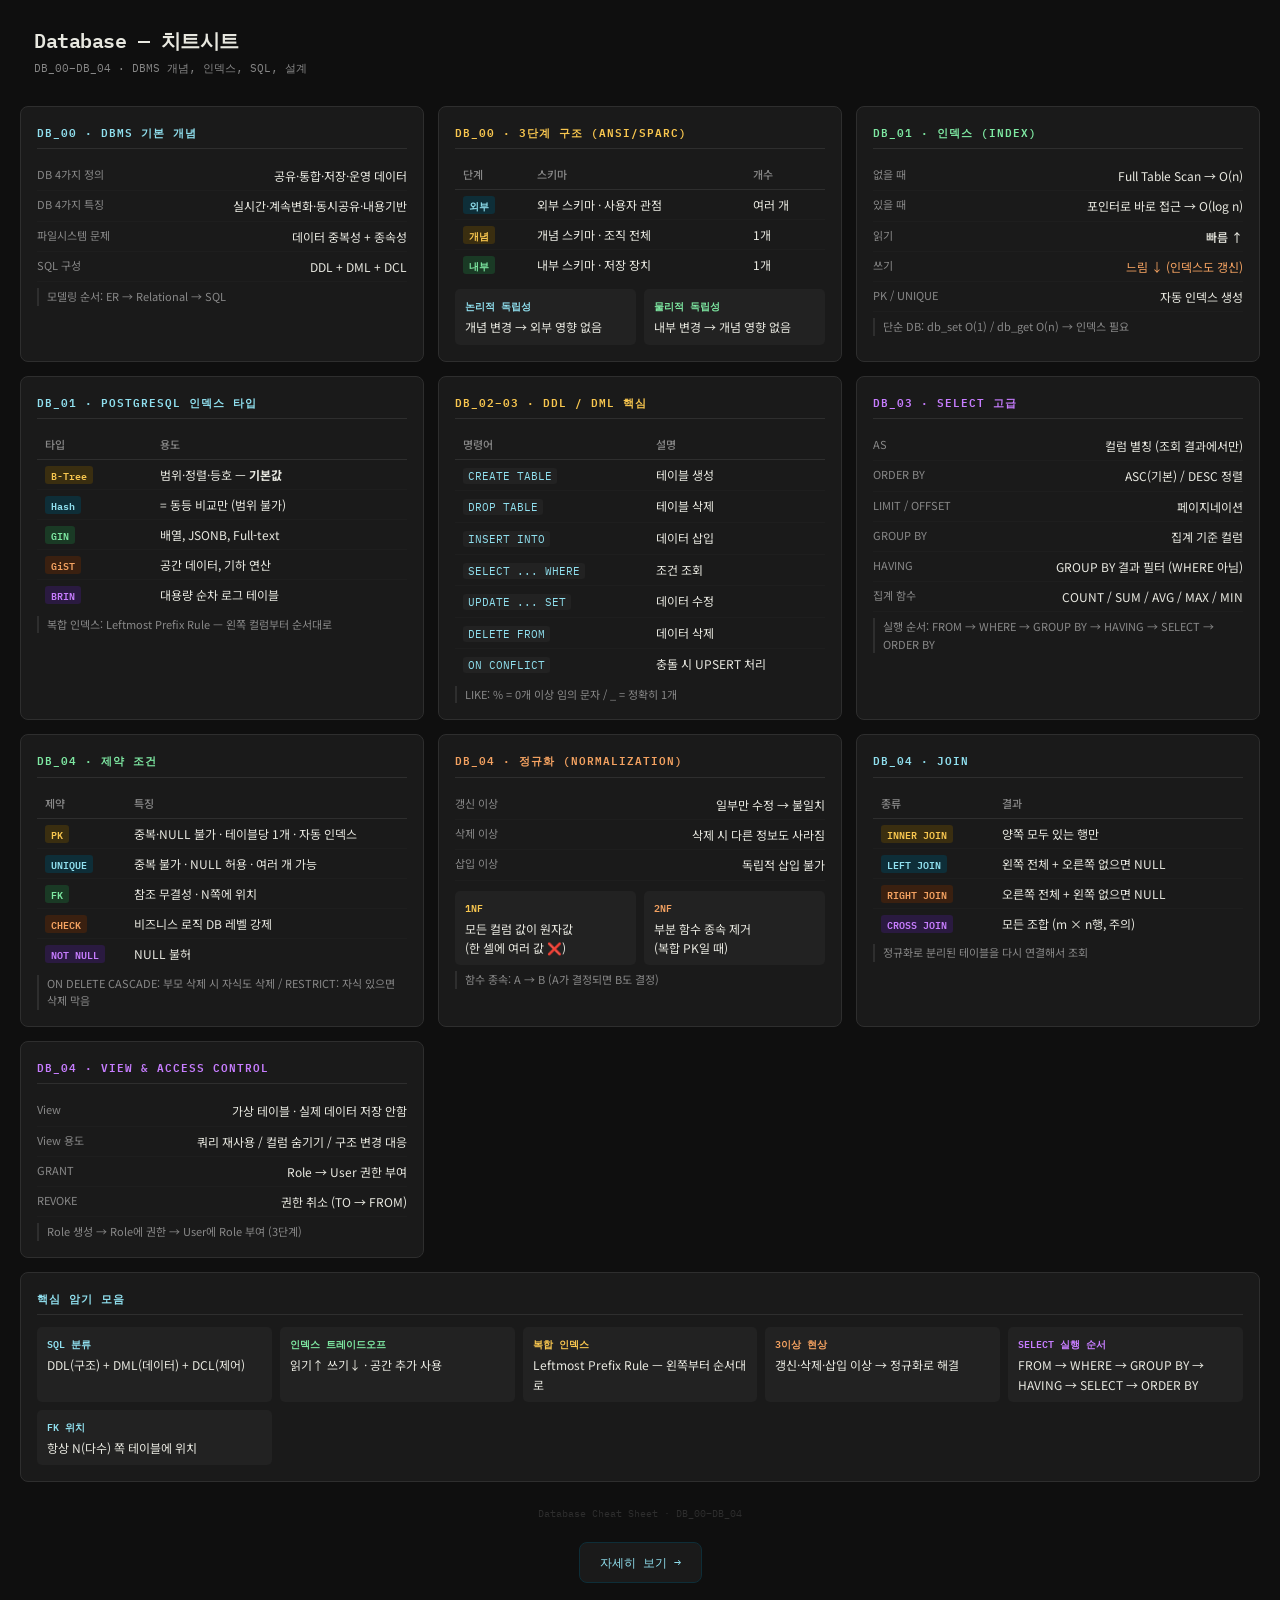
<file: database/index.html>
<!DOCTYPE html>
<html lang="ko">
<head>
<meta charset="UTF-8">
<meta name="viewport" content="width=device-width, initial-scale=1.0">
<title>Database 치트시트</title>
<link rel="stylesheet" href="../assets/common.css">
</head>
<body>

<header>
  <h1>Database — 치트시트</h1>
  <p>DB_00–DB_04 · DBMS 개념, 인덱스, SQL, 설계</p>
</header>

<div class="grid">

  <!-- DBMS 기본 개념 -->
  <div class="card">
    <div class="card-title cyan">DB_00 · DBMS 기본 개념</div>
    <div class="row"><span class="key">DB 4가지 정의</span><span class="val">공유·통합·저장·운영 데이터</span></div>
    <div class="row"><span class="key">DB 4가지 특징</span><span class="val">실시간·계속변화·동시공유·내용기반</span></div>
    <div class="row"><span class="key">파일시스템 문제</span><span class="val">데이터 중복성 + 종속성</span></div>
    <div class="row"><span class="key">SQL 구성</span><span class="val">DDL + DML + DCL</span></div>
    <p class="note">모델링 순서: ER → Relational → SQL</p>
  </div>

  <!-- 3단계 구조 -->
  <div class="card">
    <div class="card-title amber">DB_00 · 3단계 구조 (ANSI/SPARC)</div>
    <table>
      <thead><tr><th>단계</th><th>스키마</th><th>개수</th></tr></thead>
      <tbody>
        <tr><td><span class="tag c">외부</span></td><td>외부 스키마 · 사용자 관점</td><td>여러 개</td></tr>
        <tr><td><span class="tag a">개념</span></td><td>개념 스키마 · 조직 전체</td><td>1개</td></tr>
        <tr><td><span class="tag g">내부</span></td><td>내부 스키마 · 저장 장치</td><td>1개</td></tr>
      </tbody>
    </table>
    <div class="two-col" style="margin-top:10px;">
      <div class="mini-card">
        <div class="mc-title" style="color:var(--accent3)">논리적 독립성</div>
        개념 변경 → 외부 영향 없음
      </div>
      <div class="mini-card">
        <div class="mc-title" style="color:var(--accent1)">물리적 독립성</div>
        내부 변경 → 개념 영향 없음
      </div>
    </div>
  </div>

  <!-- 인덱스 -->
  <div class="card">
    <div class="card-title green">DB_01 · 인덱스 (Index)</div>
    <div class="row"><span class="key">없을 때</span><span class="val">Full Table Scan → O(n)</span></div>
    <div class="row"><span class="key">있을 때</span><span class="val">포인터로 바로 접근 → O(log n)</span></div>
    <div class="row"><span class="key">읽기</span><span class="val highlight">빠름 ↑</span></div>
    <div class="row"><span class="key">쓰기</span><span class="val" style="color:var(--accent4)">느림 ↓ (인덱스도 갱신)</span></div>
    <div class="row"><span class="key">PK / UNIQUE</span><span class="val">자동 인덱스 생성</span></div>
    <p class="note">단순 DB: db_set O(1) / db_get O(n) → 인덱스 필요</p>
  </div>

  <!-- 인덱스 타입 -->
  <div class="card">
    <div class="card-title cyan">DB_01 · PostgreSQL 인덱스 타입</div>
    <table>
      <thead><tr><th>타입</th><th>용도</th></tr></thead>
      <tbody>
        <tr><td><span class="tag a">B-Tree</span></td><td>범위·정렬·등호 — <strong>기본값</strong></td></tr>
        <tr><td><span class="tag c">Hash</span></td><td>= 동등 비교만 (범위 불가)</td></tr>
        <tr><td><span class="tag g">GIN</span></td><td>배열, JSONB, Full-text</td></tr>
        <tr><td><span class="tag o">GiST</span></td><td>공간 데이터, 기하 연산</td></tr>
        <tr><td><span class="tag p">BRIN</span></td><td>대용량 순차 로그 테이블</td></tr>
      </tbody>
    </table>
    <p class="note">복합 인덱스: Leftmost Prefix Rule — 왼쪽 컬럼부터 순서대로</p>
  </div>

  <!-- DDL -->
  <div class="card">
    <div class="card-title amber">DB_02–03 · DDL / DML 핵심</div>
    <table>
      <thead><tr><th>명령어</th><th>설명</th></tr></thead>
      <tbody>
        <tr><td><code>CREATE TABLE</code></td><td>테이블 생성</td></tr>
        <tr><td><code>DROP TABLE</code></td><td>테이블 삭제</td></tr>
        <tr><td><code>INSERT INTO</code></td><td>데이터 삽입</td></tr>
        <tr><td><code>SELECT ... WHERE</code></td><td>조건 조회</td></tr>
        <tr><td><code>UPDATE ... SET</code></td><td>데이터 수정</td></tr>
        <tr><td><code>DELETE FROM</code></td><td>데이터 삭제</td></tr>
        <tr><td><code>ON CONFLICT</code></td><td>충돌 시 UPSERT 처리</td></tr>
      </tbody>
    </table>
    <p class="note">LIKE: % = 0개 이상 임의 문자 / _ = 정확히 1개</p>
  </div>

  <!-- SELECT 고급 -->
  <div class="card">
    <div class="card-title purple">DB_03 · SELECT 고급</div>
    <div class="row"><span class="key">AS</span><span class="val">컬럼 별칭 (조회 결과에서만)</span></div>
    <div class="row"><span class="key">ORDER BY</span><span class="val">ASC(기본) / DESC 정렬</span></div>
    <div class="row"><span class="key">LIMIT / OFFSET</span><span class="val">페이지네이션</span></div>
    <div class="row"><span class="key">GROUP BY</span><span class="val">집계 기준 컬럼</span></div>
    <div class="row"><span class="key">HAVING</span><span class="val">GROUP BY 결과 필터 (WHERE 아님)</span></div>
    <div class="row"><span class="key">집계 함수</span><span class="val">COUNT / SUM / AVG / MAX / MIN</span></div>
    <p class="note">실행 순서: FROM → WHERE → GROUP BY → HAVING → SELECT → ORDER BY</p>
  </div>

  <!-- 제약 조건 -->
  <div class="card">
    <div class="card-title green">DB_04 · 제약 조건</div>
    <table>
      <thead><tr><th>제약</th><th>특징</th></tr></thead>
      <tbody>
        <tr><td><span class="tag a">PK</span></td><td>중복·NULL 불가 · 테이블당 1개 · 자동 인덱스</td></tr>
        <tr><td><span class="tag c">UNIQUE</span></td><td>중복 불가 · NULL 허용 · 여러 개 가능</td></tr>
        <tr><td><span class="tag g">FK</span></td><td>참조 무결성 · N쪽에 위치</td></tr>
        <tr><td><span class="tag o">CHECK</span></td><td>비즈니스 로직 DB 레벨 강제</td></tr>
        <tr><td><span class="tag p">NOT NULL</span></td><td>NULL 불허</td></tr>
      </tbody>
    </table>
    <p class="note">ON DELETE CASCADE: 부모 삭제 시 자식도 삭제 / RESTRICT: 자식 있으면 삭제 막음</p>
  </div>

  <!-- 정규화 -->
  <div class="card">
    <div class="card-title orange">DB_04 · 정규화 (Normalization)</div>
    <div class="row"><span class="key">갱신 이상</span><span class="val">일부만 수정 → 불일치</span></div>
    <div class="row"><span class="key">삭제 이상</span><span class="val">삭제 시 다른 정보도 사라짐</span></div>
    <div class="row"><span class="key">삽입 이상</span><span class="val">독립적 삽입 불가</span></div>
    <div style="margin-top:10px;" class="two-col">
      <div class="mini-card">
        <div class="mc-title" style="color:var(--accent2)">1NF</div>
        모든 컬럼 값이 원자값<br>(한 셀에 여러 값 ❌)
      </div>
      <div class="mini-card">
        <div class="mc-title" style="color:var(--accent4)">2NF</div>
        부분 함수 종속 제거<br>(복합 PK일 때)
      </div>
    </div>
    <p class="note">함수 종속: A → B (A가 결정되면 B도 결정)</p>
  </div>

  <!-- JOIN -->
  <div class="card">
    <div class="card-title cyan">DB_04 · JOIN</div>
    <table>
      <thead><tr><th>종류</th><th>결과</th></tr></thead>
      <tbody>
        <tr><td><span class="tag a">INNER JOIN</span></td><td>양쪽 모두 있는 행만</td></tr>
        <tr><td><span class="tag c">LEFT JOIN</span></td><td>왼쪽 전체 + 오른쪽 없으면 NULL</td></tr>
        <tr><td><span class="tag o">RIGHT JOIN</span></td><td>오른쪽 전체 + 왼쪽 없으면 NULL</td></tr>
        <tr><td><span class="tag p">CROSS JOIN</span></td><td>모든 조합 (m × n행, 주의)</td></tr>
      </tbody>
    </table>
    <p class="note">정규화로 분리된 테이블을 다시 연결해서 조회</p>
  </div>

  <!-- View / ACL -->
  <div class="card">
    <div class="card-title purple">DB_04 · View & Access Control</div>
    <div class="row"><span class="key">View</span><span class="val">가상 테이블 · 실제 데이터 저장 안함</span></div>
    <div class="row"><span class="key">View 용도</span><span class="val">쿼리 재사용 / 컬럼 숨기기 / 구조 변경 대응</span></div>
    <div class="row"><span class="key">GRANT</span><span class="val">Role → User 권한 부여</span></div>
    <div class="row"><span class="key">REVOKE</span><span class="val">권한 취소 (TO → FROM)</span></div>
    <p class="note">Role 생성 → Role에 권한 → User에 Role 부여 (3단계)</p>
  </div>

  <!-- 핵심 암기 -->
  <div class="card wide">
    <div class="card-title cyan">핵심 암기 모음</div>
    <div style="display:grid;grid-template-columns:repeat(auto-fit,minmax(200px,1fr));gap:8px;">
      <div class="mini-card"><div class="mc-title" style="color:var(--accent3)">SQL 분류</div>DDL(구조) + DML(데이터) + DCL(제어)</div>
      <div class="mini-card"><div class="mc-title" style="color:var(--accent1)">인덱스 트레이드오프</div>읽기↑ 쓰기↓ · 공간 추가 사용</div>
      <div class="mini-card"><div class="mc-title" style="color:var(--accent2)">복합 인덱스</div>Leftmost Prefix Rule — 왼쪽부터 순서대로</div>
      <div class="mini-card"><div class="mc-title" style="color:var(--accent4)">3이상 현상</div>갱신·삭제·삽입 이상 → 정규화로 해결</div>
      <div class="mini-card"><div class="mc-title" style="color:var(--accent5)">SELECT 실행 순서</div>FROM → WHERE → GROUP BY → HAVING → SELECT → ORDER BY</div>
      <div class="mini-card"><div class="mc-title" style="color:var(--accent3)">FK 위치</div>항상 N(다수) 쪽 테이블에 위치</div>
    </div>
  </div>

</div>

<footer>Database Cheat Sheet · DB_00–DB_04</footer>

<div style="text-align:center;margin-top:20px;">
  <a href="../notes.html?repo=DataBase"
     style="display:inline-flex;align-items:center;gap:8px;font-family:'IBM Plex Mono',monospace;font-size:12px;color:#90e0ef;border:0.5px solid #0e2e38;background:#1a1a1a;padding:10px 20px;border-radius:8px;text-decoration:none;">
    자세히 보기 →
  </a>
</div>

</body>
</html>
</file>
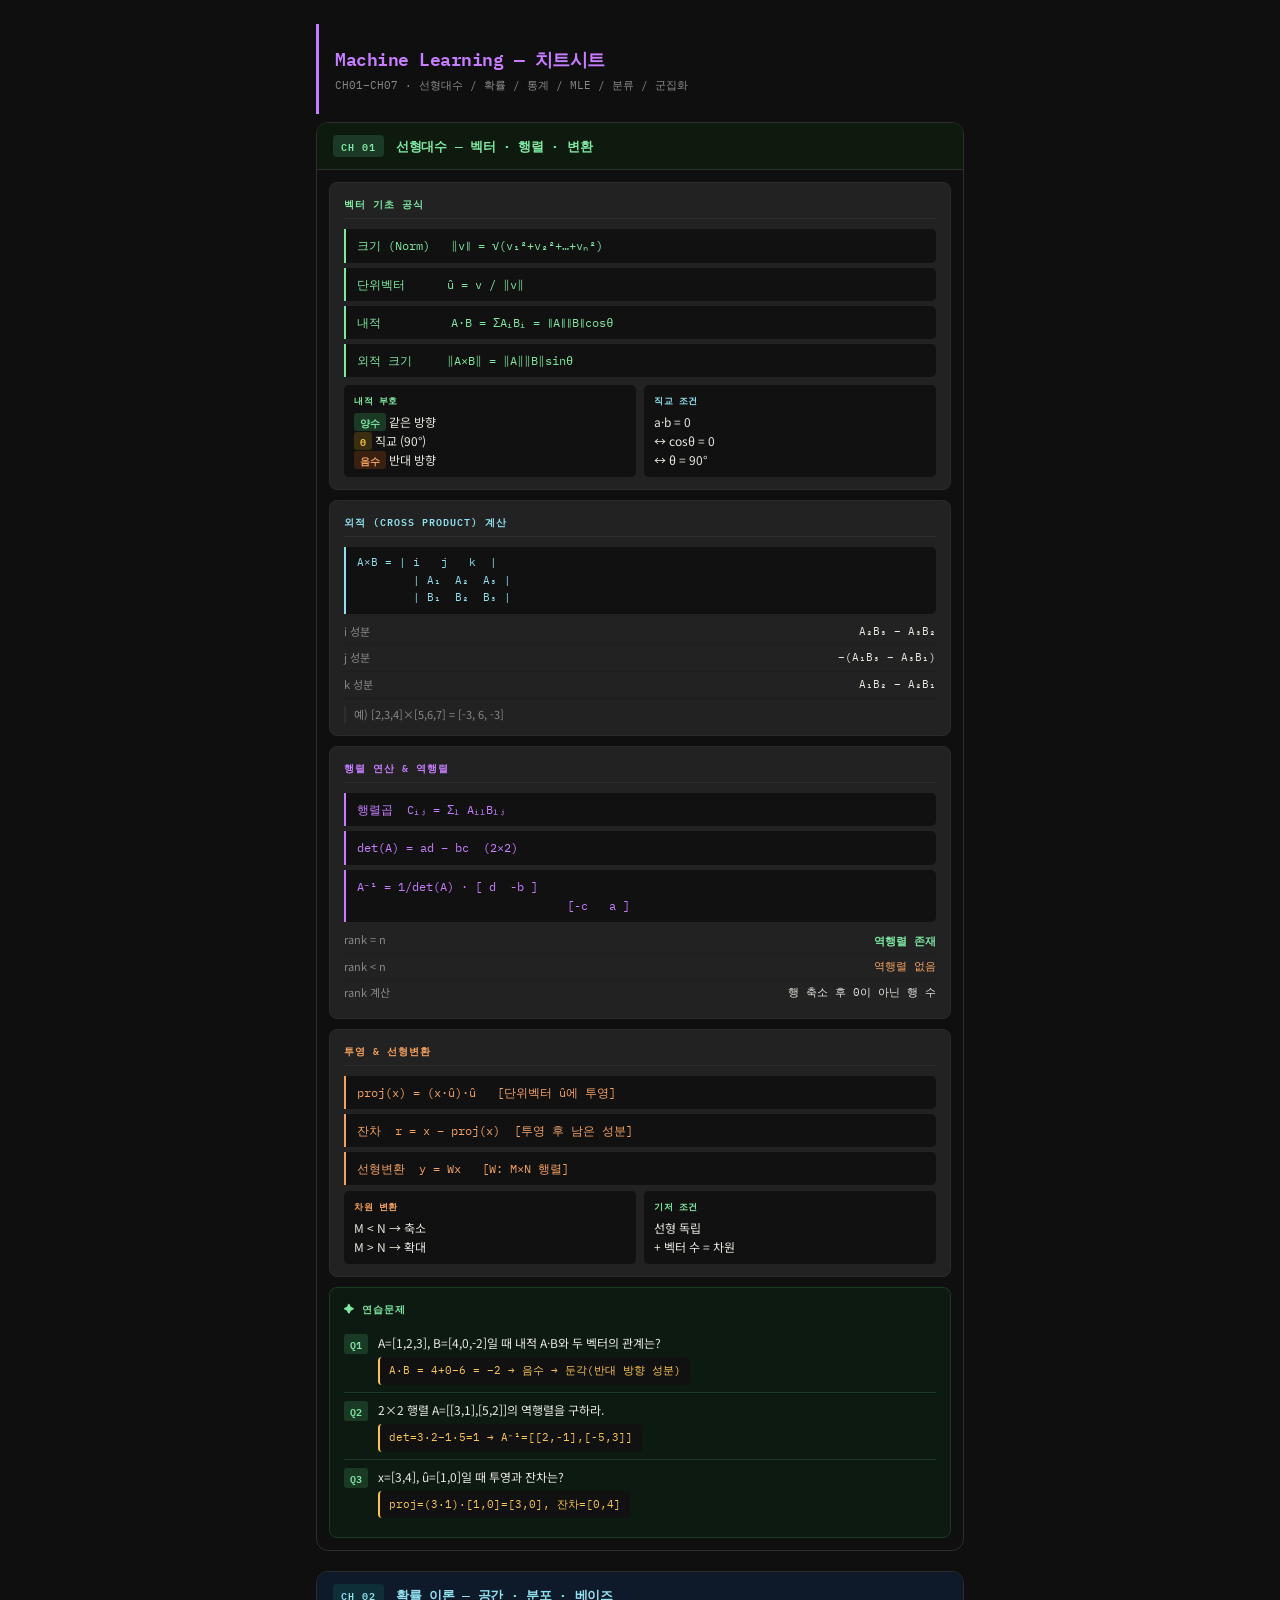
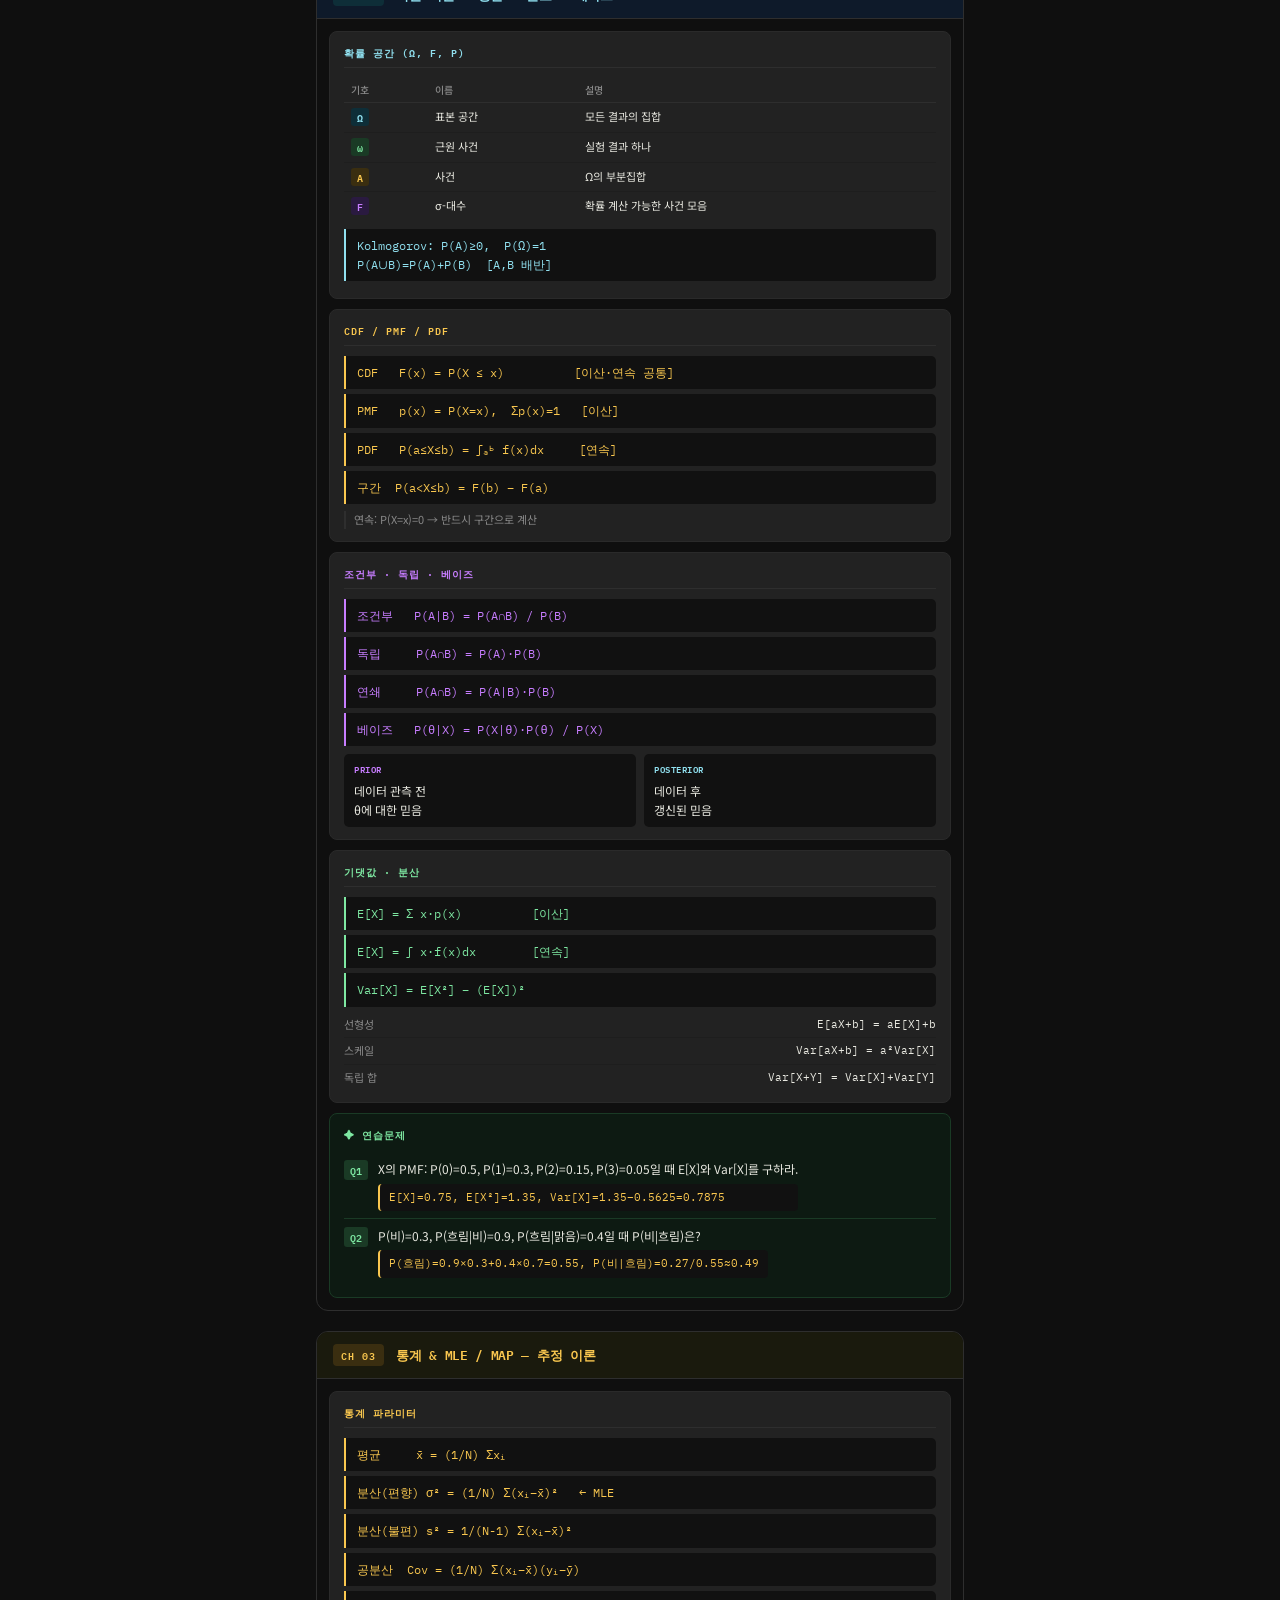
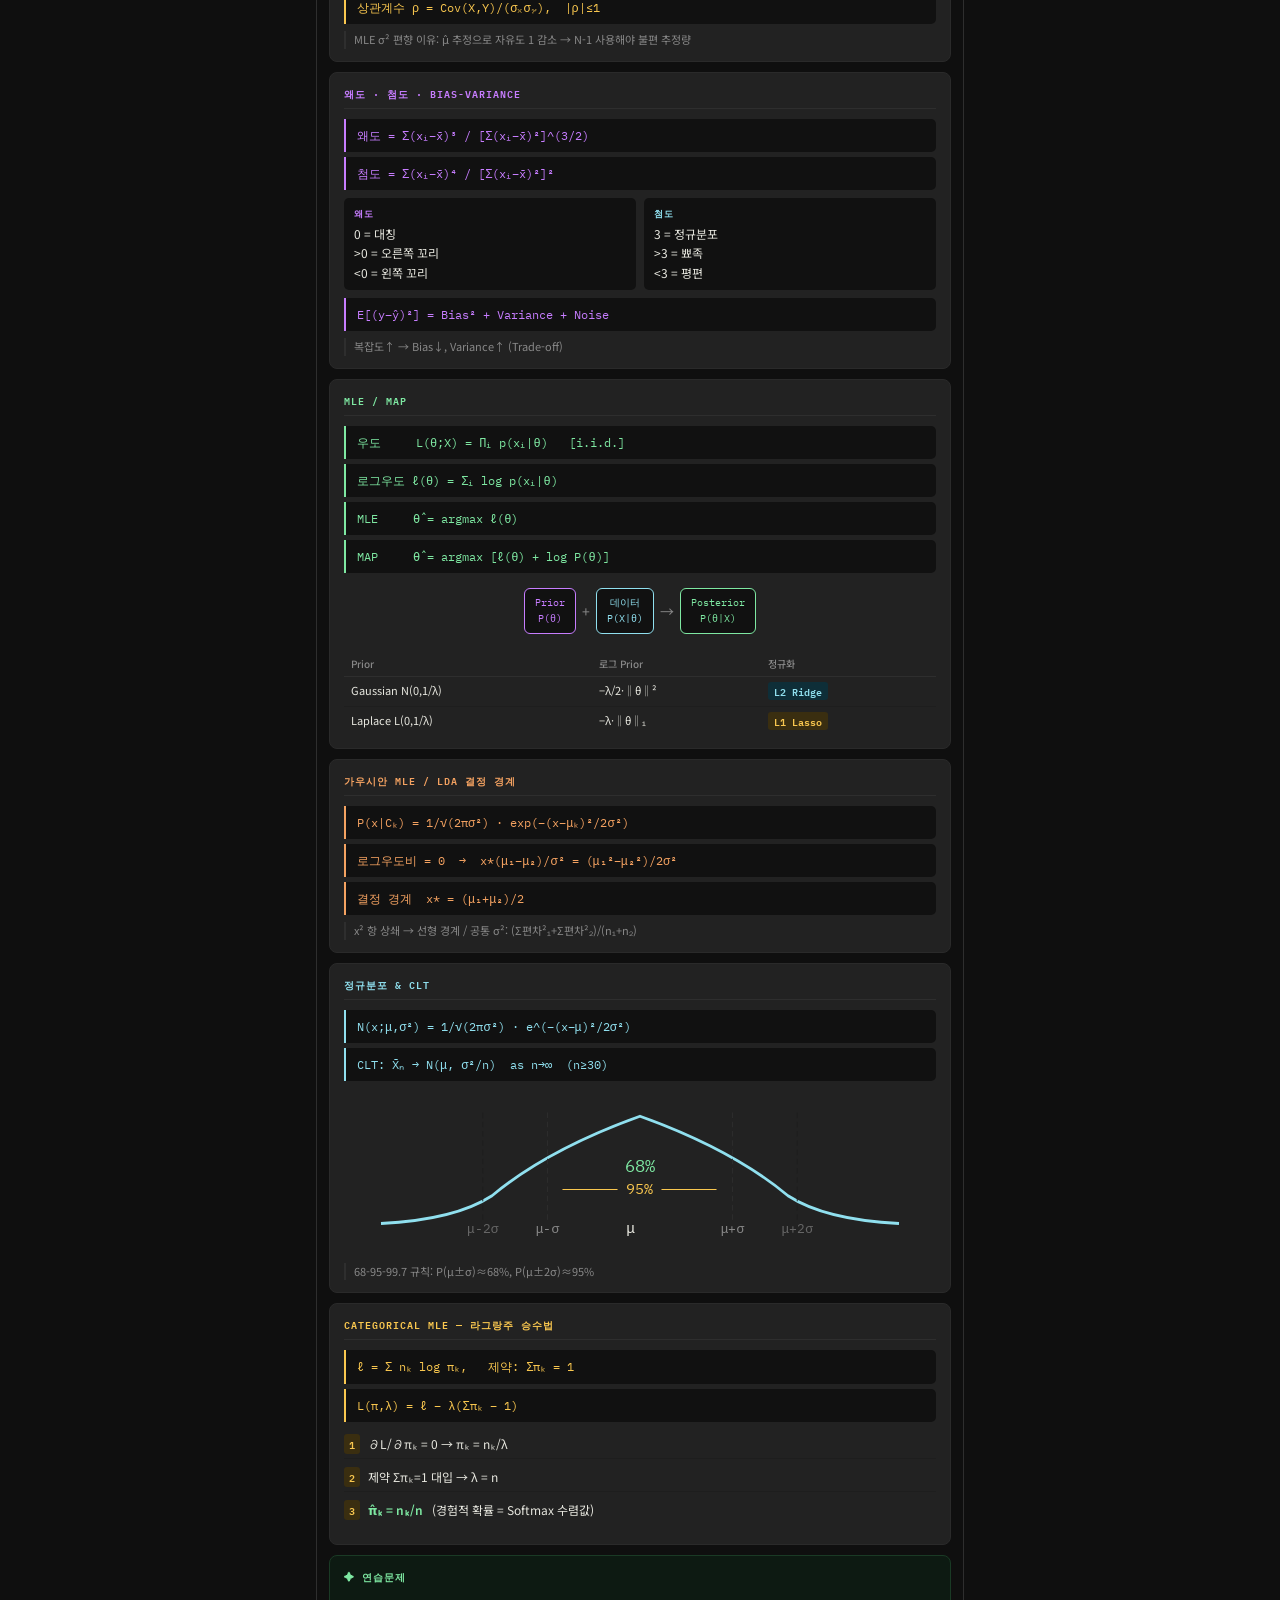
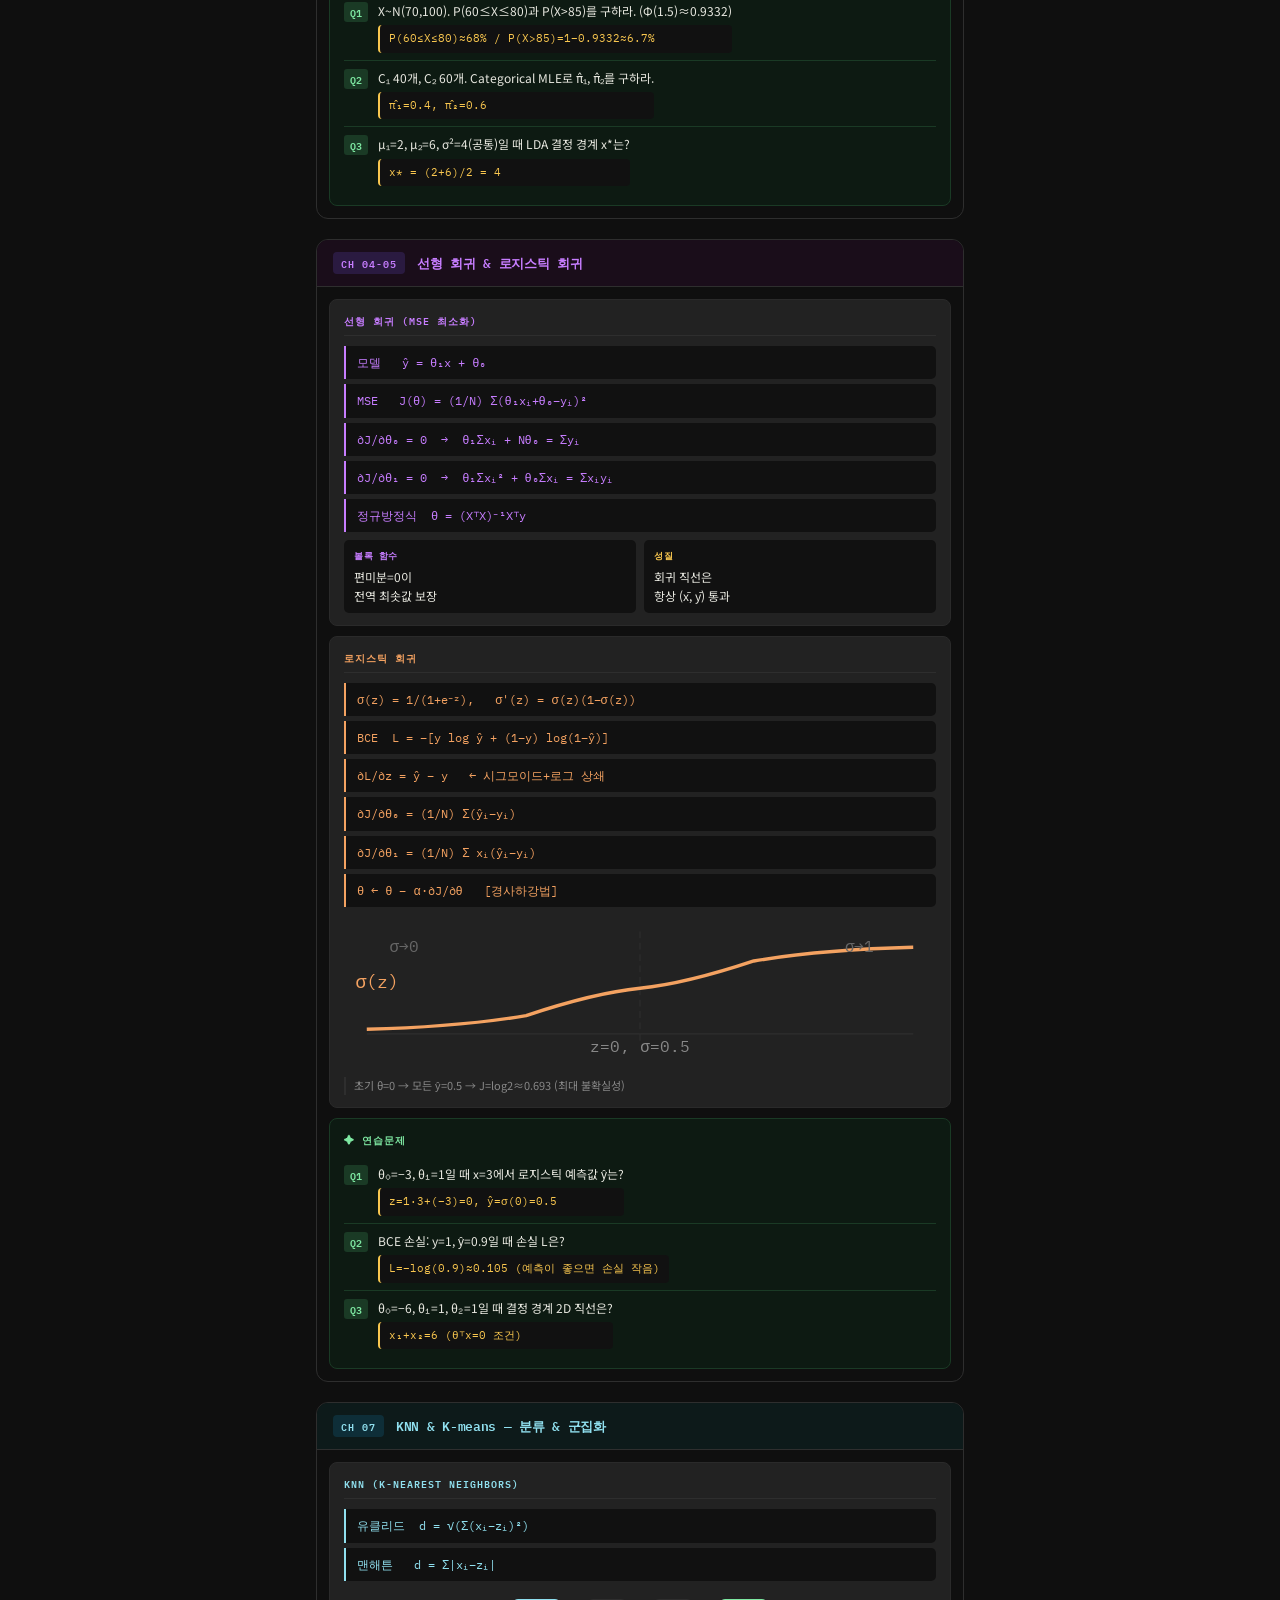
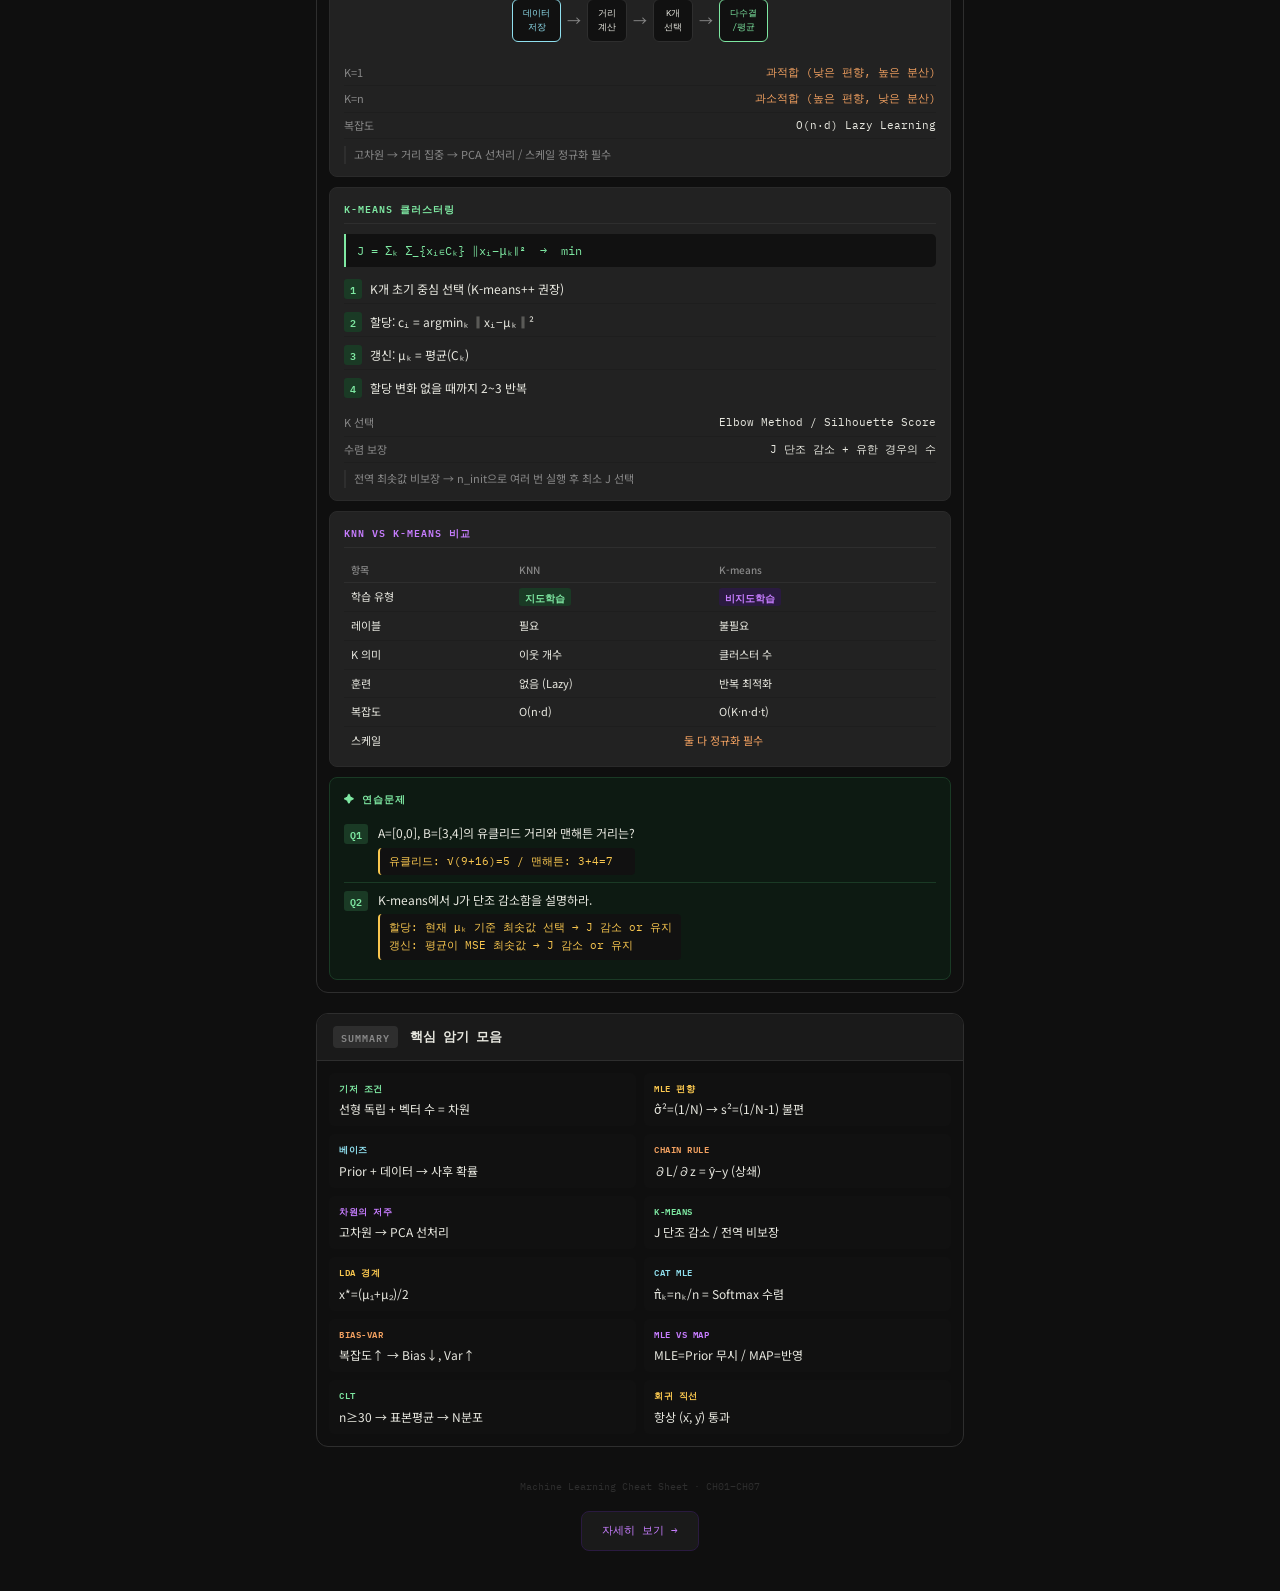
<file: machine-learning/index.html>
<!DOCTYPE html>
<html lang="ko">
<head>
<meta charset="UTF-8">
<meta name="viewport" content="width=device-width, initial-scale=1.0">
<title>Machine Learning 치트시트</title>
<link rel="stylesheet" href="../assets/common.css">
<style>
  body { padding: 0 16px 40px; max-width: 680px; margin: 0 auto; }

  header { border-left: 3px solid var(--accent5); padding: 20px 0 20px 16px; margin: 24px 0 8px; }
  header h1 { font-family: var(--mono); font-size: 18px; color: var(--accent5); }
  header p  { font-size: 11px; color: var(--muted); font-family: var(--mono); margin-top: 4px; }

  .chapter { border: 1px solid var(--border); border-radius: 12px; margin-bottom: 20px; overflow: hidden; }
  .chapter-header { display: flex; align-items: center; gap: 12px; padding: 12px 16px; border-bottom: 0.5px solid var(--border); }
  .chapter-num { font-family: var(--mono); font-size: 10px; font-weight: 600; padding: 3px 8px; border-radius: 4px; letter-spacing: 1px; flex-shrink: 0; }
  .chapter-title { font-family: var(--mono); font-size: 13px; font-weight: 600; letter-spacing: -0.3px; }
  .chapter-body { padding: 12px; display: flex; flex-direction: column; gap: 10px; }

  .panel { background: var(--surface2); border-radius: 8px; padding: 12px 14px; border: 0.5px solid #2a2a2a; }
  .panel-title { font-family: var(--mono); font-size: 10px; font-weight: 600; letter-spacing: 1px; text-transform: uppercase; margin-bottom: 10px; padding-bottom: 7px; border-bottom: 0.5px solid var(--border); }

  .eq { background: #111; border-left: 2px solid var(--accent2); border-radius: 0 5px 5px 0; padding: 7px 11px; font-family: var(--mono); font-size: 12px; color: var(--accent2); margin: 5px 0; white-space: pre; }
  .eq.sm { font-size: 11px; }
  .eq.g  { border-color: var(--accent1); color: var(--accent1); }
  .eq.c  { border-color: var(--accent3); color: var(--accent3); }
  .eq.p  { border-color: var(--accent5); color: var(--accent5); }
  .eq.o  { border-color: var(--accent4); color: var(--accent4); }

  .quiz-panel { background: #0d1a12; border: 0.5px solid #1a3a25; border-radius: 8px; padding: 12px 14px; }
  .quiz-title { font-family: var(--mono); font-size: 10px; font-weight: 600; color: var(--accent1); letter-spacing: 1px; text-transform: uppercase; margin-bottom: 10px; }
  .quiz-item { display: flex; gap: 10px; padding: 7px 0; border-bottom: 0.5px solid #1a3a25; font-size: 12px; align-items: flex-start; }
  .quiz-item:last-child { border-bottom: none; }
  .quiz-num { font-family: var(--mono); font-size: 10px; font-weight: 600; color: var(--accent1); background: #1a3a25; padding: 2px 6px; border-radius: 3px; flex-shrink: 0; margin-top: 1px; }
  .quiz-ans { margin-top: 5px; font-family: var(--mono); font-size: 11px; color: var(--accent2); background: #111; padding: 5px 9px; border-radius: 4px; border-left: 2px solid var(--accent2); }

  .cols { display: grid; grid-template-columns: 1fr 1fr; gap: 8px; }
  .mb { background: #111; border-radius: 5px; padding: 8px 10px; font-size: 12px; }
  .mb .mt { font-family: var(--mono); font-size: 9px; font-weight: 600; letter-spacing: 0.5px; text-transform: uppercase; margin-bottom: 4px; }

  .panel table { width: 100%; border-collapse: collapse; font-size: 12px; }
  .panel th { color: var(--muted); font-size: 10px; padding: 4px 7px; border-bottom: 0.5px solid var(--border); text-align: left; }
  .panel td { padding: 5px 7px; border-bottom: 0.5px solid #1e1e1e; vertical-align: top; font-size: 11px; }
  .panel tr:last-child td { border-bottom: none; }

  .kv { display: flex; justify-content: space-between; padding: 4px 0; border-bottom: 0.5px solid #1e1e1e; font-size: 12px; }
  .kv:last-child { border-bottom: none; }
  .kv .k { color: var(--muted); font-size: 11px; }
  .kv .v { font-family: var(--mono); font-size: 11px; text-align: right; }

  .diagram { display: flex; align-items: center; justify-content: center; gap: 6px; padding: 10px 0; flex-wrap: wrap; }
  .d-box { background: #111; border: 0.5px solid var(--border); border-radius: 6px; padding: 6px 10px; font-family: var(--mono); font-size: 10px; text-align: center; }
  .d-arrow { color: var(--muted); font-size: 14px; }

  .tag { display: inline-block; font-family: var(--mono); font-size: 10px; padding: 1px 6px; border-radius: 3px; font-weight: 600; }
  .tag.g { background: #1a3a25; color: var(--accent1); }
  .tag.a { background: #3a2e10; color: var(--accent2); }
  .tag.c { background: #0e2e38; color: var(--accent3); }
  .tag.o { background: #3a2010; color: var(--accent4); }
  .tag.p { background: #2a1a40; color: var(--accent5); }

  .note { font-size: 11px; color: var(--muted); margin-top: 7px; padding-left: 8px; border-left: 2px solid var(--border); }
  .hi  { color: var(--accent1); font-weight: 600; }
  .dim { color: var(--muted); }
  svg text { font-family: 'IBM Plex Mono', monospace; }
  footer { text-align: center; font-family: var(--mono); font-size: 10px; color: var(--border); margin-top: 32px; }
  .detail-btn { display: block; text-align: center; margin: 16px auto 0; font-family: var(--mono); font-size: 11px; color: var(--accent5); border: 0.5px solid #2a1a40; background: var(--surface); padding: 10px 20px; border-radius: 8px; text-decoration: none; width: fit-content; }
</style>
</head>
<body>

<header>
  <h1>Machine Learning — 치트시트</h1>
  <p>CH01–CH07 · 선형대수 / 확률 / 통계 / MLE / 분류 / 군집화</p>
</header>

<!-- CH01 -->
<div class="chapter">
  <div class="chapter-header" style="background:#0d1a0d;">
    <span class="chapter-num" style="background:#1a3a25;color:var(--accent1);">CH 01</span>
    <span class="chapter-title" style="color:var(--accent1);">선형대수 — 벡터 · 행렬 · 변환</span>
  </div>
  <div class="chapter-body">

    <div class="panel">
      <div class="panel-title" style="color:var(--accent1);">벡터 기초 공식</div>
      <div class="eq g">크기 (Norm)   ‖v‖ = √(v₁²+v₂²+…+vₙ²)</div>
      <div class="eq g">단위벡터      û = v / ‖v‖</div>
      <div class="eq g">내적          A·B = ΣAᵢBᵢ = ‖A‖‖B‖cosθ</div>
      <div class="eq g">외적 크기     ‖A×B‖ = ‖A‖‖B‖sinθ</div>
      <div class="cols" style="margin-top:8px;">
        <div class="mb"><div class="mt" style="color:var(--accent1);">내적 부호</div>
          <span class="tag g">양수</span> 같은 방향<br>
          <span class="tag a">0</span> 직교 (90°)<br>
          <span class="tag o">음수</span> 반대 방향
        </div>
        <div class="mb"><div class="mt" style="color:var(--accent3);">직교 조건</div>
          a·b = 0<br>↔ cosθ = 0<br>↔ θ = 90°
        </div>
      </div>
    </div>

    <div class="panel">
      <div class="panel-title" style="color:var(--accent3);">외적 (Cross Product) 계산</div>
      <div class="eq c sm">A×B = | i   j   k  |
        | A₁  A₂  A₃ |
        | B₁  B₂  B₃ |</div>
      <div class="kv"><span class="k">i 성분</span><span class="v">A₂B₃ − A₃B₂</span></div>
      <div class="kv"><span class="k">j 성분</span><span class="v">−(A₁B₃ − A₃B₁)</span></div>
      <div class="kv"><span class="k">k 성분</span><span class="v">A₁B₂ − A₂B₁</span></div>
      <p class="note">예) [2,3,4]×[5,6,7] = [-3, 6, -3]</p>
    </div>

    <div class="panel">
      <div class="panel-title" style="color:var(--accent5);">행렬 연산 & 역행렬</div>
      <div class="eq p">행렬곱  Cᵢⱼ = Σₗ AᵢₗBₗⱼ</div>
      <div class="eq p">det(A) = ad − bc  (2×2)</div>
      <div class="eq p">A⁻¹ = 1/det(A) · [ d  -b ]
                              [-c   a ]</div>
      <div class="kv"><span class="k">rank = n</span><span class="v hi">역행렬 존재</span></div>
      <div class="kv"><span class="k">rank &lt; n</span><span class="v" style="color:var(--accent4);">역행렬 없음</span></div>
      <div class="kv"><span class="k">rank 계산</span><span class="v">행 축소 후 0이 아닌 행 수</span></div>
    </div>

    <div class="panel">
      <div class="panel-title" style="color:var(--accent4);">투영 & 선형변환</div>
      <div class="eq o">proj(x) = (x·û)·û   [단위벡터 û에 투영]</div>
      <div class="eq o">잔차  r = x − proj(x)  [투영 후 남은 성분]</div>
      <div class="eq o">선형변환  y = Wx   [W: M×N 행렬]</div>
      <div class="cols" style="margin-top:6px;">
        <div class="mb"><div class="mt" style="color:var(--accent4);">차원 변환</div>M &lt; N → 축소<br>M &gt; N → 확대</div>
        <div class="mb"><div class="mt" style="color:var(--accent1);">기저 조건</div>선형 독립<br>+ 벡터 수 = 차원</div>
      </div>
    </div>

    <div class="quiz-panel">
      <div class="quiz-title">✦ 연습문제</div>
      <div class="quiz-item">
        <span class="quiz-num">Q1</span>
        <div>A=[1,2,3], B=[4,0,-2]일 때 내적 A·B와 두 벡터의 관계는?
          <div class="quiz-ans">A·B = 4+0−6 = −2 → 음수 → 둔각(반대 방향 성분)</div>
        </div>
      </div>
      <div class="quiz-item">
        <span class="quiz-num">Q2</span>
        <div>2×2 행렬 A=[[3,1],[5,2]]의 역행렬을 구하라.
          <div class="quiz-ans">det=3·2−1·5=1 → A⁻¹=[[2,-1],[-5,3]]</div>
        </div>
      </div>
      <div class="quiz-item">
        <span class="quiz-num">Q3</span>
        <div>x=[3,4], û=[1,0]일 때 투영과 잔차는?
          <div class="quiz-ans">proj=(3·1)·[1,0]=[3,0], 잔차=[0,4]</div>
        </div>
      </div>
    </div>
  </div>
</div>

<!-- CH02 -->
<div class="chapter">
  <div class="chapter-header" style="background:#0e1a2a;">
    <span class="chapter-num" style="background:#0e2e38;color:var(--accent3);">CH 02</span>
    <span class="chapter-title" style="color:var(--accent3);">확률 이론 — 공간 · 분포 · 베이즈</span>
  </div>
  <div class="chapter-body">

    <div class="panel">
      <div class="panel-title" style="color:var(--accent3);">확률 공간 (Ω, F, P)</div>
      <table>
        <thead><tr><th>기호</th><th>이름</th><th>설명</th></tr></thead>
        <tbody>
          <tr><td><span class="tag c">Ω</span></td><td>표본 공간</td><td>모든 결과의 집합</td></tr>
          <tr><td><span class="tag g">ω</span></td><td>근원 사건</td><td>실험 결과 하나</td></tr>
          <tr><td><span class="tag a">A</span></td><td>사건</td><td>Ω의 부분집합</td></tr>
          <tr><td><span class="tag p">F</span></td><td>σ-대수</td><td>확률 계산 가능한 사건 모음</td></tr>
        </tbody>
      </table>
      <div class="eq c" style="margin-top:8px;">Kolmogorov: P(A)≥0,  P(Ω)=1
P(A∪B)=P(A)+P(B)  [A,B 배반]</div>
    </div>

    <div class="panel">
      <div class="panel-title" style="color:var(--accent2);">CDF / PMF / PDF</div>
      <div class="eq">CDF   F(x) = P(X ≤ x)          [이산·연속 공통]</div>
      <div class="eq">PMF   p(x) = P(X=x),  Σp(x)=1   [이산]</div>
      <div class="eq">PDF   P(a≤X≤b) = ∫ₐᵇ f(x)dx     [연속]</div>
      <div class="eq">구간  P(a&lt;X≤b) = F(b) − F(a)</div>
      <p class="note">연속: P(X=x)=0 → 반드시 구간으로 계산</p>
    </div>

    <div class="panel">
      <div class="panel-title" style="color:var(--accent5);">조건부 · 독립 · 베이즈</div>
      <div class="eq p">조건부   P(A|B) = P(A∩B) / P(B)</div>
      <div class="eq p">독립     P(A∩B) = P(A)·P(B)</div>
      <div class="eq p">연쇄     P(A∩B) = P(A|B)·P(B)</div>
      <div class="eq p">베이즈   P(θ|X) = P(X|θ)·P(θ) / P(X)</div>
      <div class="cols" style="margin-top:8px;">
        <div class="mb"><div class="mt" style="color:var(--accent5);">Prior</div>데이터 관측 전<br>θ에 대한 믿음</div>
        <div class="mb"><div class="mt" style="color:var(--accent3);">Posterior</div>데이터 후<br>갱신된 믿음</div>
      </div>
    </div>

    <div class="panel">
      <div class="panel-title" style="color:var(--accent1);">기댓값 · 분산</div>
      <div class="eq g">E[X] = Σ x·p(x)          [이산]</div>
      <div class="eq g">E[X] = ∫ x·f(x)dx        [연속]</div>
      <div class="eq g">Var[X] = E[X²] − (E[X])²</div>
      <div class="kv"><span class="k">선형성</span><span class="v">E[aX+b] = aE[X]+b</span></div>
      <div class="kv"><span class="k">스케일</span><span class="v">Var[aX+b] = a²Var[X]</span></div>
      <div class="kv"><span class="k">독립 합</span><span class="v">Var[X+Y] = Var[X]+Var[Y]</span></div>
    </div>

    <div class="quiz-panel">
      <div class="quiz-title">✦ 연습문제</div>
      <div class="quiz-item">
        <span class="quiz-num">Q1</span>
        <div>X의 PMF: P(0)=0.5, P(1)=0.3, P(2)=0.15, P(3)=0.05일 때 E[X]와 Var[X]를 구하라.
          <div class="quiz-ans">E[X]=0.75,  E[X²]=1.35,  Var[X]=1.35−0.5625=0.7875</div>
        </div>
      </div>
      <div class="quiz-item">
        <span class="quiz-num">Q2</span>
        <div>P(비)=0.3, P(흐림|비)=0.9, P(흐림|맑음)=0.4일 때 P(비|흐림)은?
          <div class="quiz-ans">P(흐림)=0.9×0.3+0.4×0.7=0.55,  P(비|흐림)=0.27/0.55≈0.49</div>
        </div>
      </div>
    </div>
  </div>
</div>

<!-- CH03 -->
<div class="chapter">
  <div class="chapter-header" style="background:#1a1a0d;">
    <span class="chapter-num" style="background:#3a2e10;color:var(--accent2);">CH 03</span>
    <span class="chapter-title" style="color:var(--accent2);">통계 & MLE / MAP — 추정 이론</span>
  </div>
  <div class="chapter-body">

    <div class="panel">
      <div class="panel-title" style="color:var(--accent2);">통계 파라미터</div>
      <div class="eq">평균     x̄ = (1/N) Σxᵢ</div>
      <div class="eq">분산(편향) σ² = (1/N) Σ(xᵢ−x̄)²   ← MLE</div>
      <div class="eq">분산(불편) s² = 1/(N-1) Σ(xᵢ−x̄)²</div>
      <div class="eq">공분산  Cov = (1/N) Σ(xᵢ−x̄)(yᵢ−ȳ)</div>
      <div class="eq">상관계수 ρ = Cov(X,Y)/(σₓσᵧ),  |ρ|≤1</div>
      <p class="note">MLE σ² 편향 이유: μ̂ 추정으로 자유도 1 감소 → N-1 사용해야 불편 추정량</p>
    </div>

    <div class="panel">
      <div class="panel-title" style="color:var(--accent5);">왜도 · 첨도 · Bias-Variance</div>
      <div class="eq p">왜도 = Σ(xᵢ−x̄)³ / [Σ(xᵢ−x̄)²]^(3/2)</div>
      <div class="eq p">첨도 = Σ(xᵢ−x̄)⁴ / [Σ(xᵢ−x̄)²]²</div>
      <div class="cols" style="margin:8px 0;">
        <div class="mb"><div class="mt" style="color:var(--accent5);">왜도</div>0 = 대칭<br>&gt;0 = 오른쪽 꼬리<br>&lt;0 = 왼쪽 꼬리</div>
        <div class="mb"><div class="mt" style="color:var(--accent3);">첨도</div>3 = 정규분포<br>&gt;3 = 뾰족<br>&lt;3 = 평편</div>
      </div>
      <div class="eq p">E[(y−ŷ)²] = Bias² + Variance + Noise</div>
      <p class="note">복잡도↑ → Bias↓, Variance↑ (Trade-off)</p>
    </div>

    <div class="panel">
      <div class="panel-title" style="color:var(--accent1);">MLE / MAP</div>
      <div class="eq g">우도     L(θ;X) = Πᵢ p(xᵢ|θ)   [i.i.d.]</div>
      <div class="eq g">로그우도 ℓ(θ) = Σᵢ log p(xᵢ|θ)</div>
      <div class="eq g">MLE     θ̂ = argmax ℓ(θ)</div>
      <div class="eq g">MAP     θ̂ = argmax [ℓ(θ) + log P(θ)]</div>
      <div class="diagram">
        <div class="d-box" style="border-color:var(--accent5);color:var(--accent5);">Prior<br>P(θ)</div>
        <span class="d-arrow">+</span>
        <div class="d-box" style="border-color:var(--accent3);color:var(--accent3);">데이터<br>P(X|θ)</div>
        <span class="d-arrow">→</span>
        <div class="d-box" style="border-color:var(--accent1);color:var(--accent1);">Posterior<br>P(θ|X)</div>
      </div>
      <table style="margin-top:8px;">
        <thead><tr><th>Prior</th><th>로그 Prior</th><th>정규화</th></tr></thead>
        <tbody>
          <tr><td>Gaussian N(0,1/λ)</td><td>−λ/2·‖θ‖²</td><td><span class="tag c">L2 Ridge</span></td></tr>
          <tr><td>Laplace L(0,1/λ)</td><td>−λ·‖θ‖₁</td><td><span class="tag a">L1 Lasso</span></td></tr>
        </tbody>
      </table>
    </div>

    <div class="panel">
      <div class="panel-title" style="color:var(--accent4);">가우시안 MLE / LDA 결정 경계</div>
      <div class="eq o">P(x|Cₖ) = 1/√(2πσ²) · exp(−(x−μₖ)²/2σ²)</div>
      <div class="eq o">로그우도비 = 0  →  x*(μ₁−μ₂)/σ² = (μ₁²−μ₂²)/2σ²</div>
      <div class="eq o">결정 경계  x* = (μ₁+μ₂)/2</div>
      <p class="note">x² 항 상쇄 → 선형 경계 / 공통 σ²: (Σ편차²₁+Σ편차²₂)/(n₁+n₂)</p>
    </div>

    <div class="panel">
      <div class="panel-title" style="color:var(--accent3);">정규분포 & CLT</div>
      <div class="eq c">N(x;μ,σ²) = 1/√(2πσ²) · e^(−(x−μ)²/2σ²)</div>
      <div class="eq c">CLT: X̄ₙ → N(μ, σ²/n)  as n→∞  (n≥30)</div>
      <svg viewBox="0 0 320 80" xmlns="http://www.w3.org/2000/svg" style="width:100%;margin:8px 0;">
        <path d="M20,70 Q60,68 80,55 Q110,30 160,12 Q210,30 240,55 Q260,68 300,70" fill="none" stroke="#90e0ef" stroke-width="1.5"/>
        <line x1="110" y1="10" x2="110" y2="68" stroke="#2e2e2e" stroke-width="0.5" stroke-dasharray="3,2"/>
        <line x1="210" y1="10" x2="210" y2="68" stroke="#2e2e2e" stroke-width="0.5" stroke-dasharray="3,2"/>
        <line x1="75"  y1="10" x2="75"  y2="68" stroke="#1e1e1e" stroke-width="0.5" stroke-dasharray="3,2"/>
        <line x1="245" y1="10" x2="245" y2="68" stroke="#1e1e1e" stroke-width="0.5" stroke-dasharray="3,2"/>
        <text x="155" y="75" fill="#e8e8e0" font-size="8" text-anchor="middle" font-family="monospace">μ</text>
        <text x="110" y="75" fill="#888" font-size="7" text-anchor="middle" font-family="monospace">μ-σ</text>
        <text x="210" y="75" fill="#888" font-size="7" text-anchor="middle" font-family="monospace">μ+σ</text>
        <text x="75"  y="75" fill="#666" font-size="7" text-anchor="middle" font-family="monospace">μ-2σ</text>
        <text x="245" y="75" fill="#666" font-size="7" text-anchor="middle" font-family="monospace">μ+2σ</text>
        <text x="160" y="42" fill="#7ee8a2" font-size="9" text-anchor="middle" font-family="monospace">68%</text>
        <text x="160" y="54" fill="#f9c74f" font-size="8" text-anchor="middle" font-family="monospace">────── 95% ──────</text>
      </svg>
      <p class="note">68-95-99.7 규칙: P(μ±σ)≈68%, P(μ±2σ)≈95%</p>
    </div>

    <div class="panel">
      <div class="panel-title" style="color:var(--accent2);">Categorical MLE — 라그랑주 승수법</div>
      <div class="eq">ℓ = Σ nₖ log πₖ,   제약: Σπₖ = 1</div>
      <div class="eq">L(π,λ) = ℓ − λ(Σπₖ − 1)</div>
      <div style="display:flex;flex-direction:column;gap:4px;margin:8px 0;">
        <div style="display:flex;align-items:center;gap:8px;font-size:12px;padding:4px 0;border-bottom:0.5px solid #1e1e1e;">
          <span style="font-family:var(--mono);font-size:10px;font-weight:600;color:var(--accent2);background:#3a2e10;padding:2px 5px;border-radius:3px;flex-shrink:0;">1</span>
          ∂L/∂πₖ = 0  →  πₖ = nₖ/λ
        </div>
        <div style="display:flex;align-items:center;gap:8px;font-size:12px;padding:4px 0;border-bottom:0.5px solid #1e1e1e;">
          <span style="font-family:var(--mono);font-size:10px;font-weight:600;color:var(--accent2);background:#3a2e10;padding:2px 5px;border-radius:3px;flex-shrink:0;">2</span>
          제약 Σπₖ=1 대입  →  λ = n
        </div>
        <div style="display:flex;align-items:center;gap:8px;font-size:12px;padding:4px 0;">
          <span style="font-family:var(--mono);font-size:10px;font-weight:600;color:var(--accent2);background:#3a2e10;padding:2px 5px;border-radius:3px;flex-shrink:0;">3</span>
          <span class="hi">π̂ₖ = nₖ/n</span>  (경험적 확률 = Softmax 수렴값)
        </div>
      </div>
    </div>

    <div class="quiz-panel">
      <div class="quiz-title">✦ 연습문제</div>
      <div class="quiz-item">
        <span class="quiz-num">Q1</span>
        <div>X~N(70,100). P(60≤X≤80)과 P(X>85)를 구하라. (Φ(1.5)≈0.9332)
          <div class="quiz-ans">P(60≤X≤80)≈68%  /  P(X>85)=1−0.9332≈6.7%</div>
        </div>
      </div>
      <div class="quiz-item">
        <span class="quiz-num">Q2</span>
        <div>C₁ 40개, C₂ 60개. Categorical MLE로 π̂₁, π̂₂를 구하라.
          <div class="quiz-ans">π̂₁=0.4,  π̂₂=0.6</div>
        </div>
      </div>
      <div class="quiz-item">
        <span class="quiz-num">Q3</span>
        <div>μ₁=2, μ₂=6, σ²=4(공통)일 때 LDA 결정 경계 x*는?
          <div class="quiz-ans">x* = (2+6)/2 = 4</div>
        </div>
      </div>
    </div>
  </div>
</div>

<!-- CH04-05 -->
<div class="chapter">
  <div class="chapter-header" style="background:#1a0d1a;">
    <span class="chapter-num" style="background:#2a1a40;color:var(--accent5);">CH 04-05</span>
    <span class="chapter-title" style="color:var(--accent5);">선형 회귀 & 로지스틱 회귀</span>
  </div>
  <div class="chapter-body">

    <div class="panel">
      <div class="panel-title" style="color:var(--accent5);">선형 회귀 (MSE 최소화)</div>
      <div class="eq p">모델   ŷ = θ₁x + θ₀</div>
      <div class="eq p">MSE   J(θ) = (1/N) Σ(θ₁xᵢ+θ₀−yᵢ)²</div>
      <div class="eq p">∂J/∂θ₀ = 0  →  θ₁Σxᵢ + Nθ₀ = Σyᵢ</div>
      <div class="eq p">∂J/∂θ₁ = 0  →  θ₁Σxᵢ² + θ₀Σxᵢ = Σxᵢyᵢ</div>
      <div class="eq p">정규방정식  θ = (XᵀX)⁻¹Xᵀy</div>
      <div class="cols" style="margin-top:8px;">
        <div class="mb"><div class="mt" style="color:var(--accent5);">볼록 함수</div>편미분=0이<br>전역 최솟값 보장</div>
        <div class="mb"><div class="mt" style="color:var(--accent2);">성질</div>회귀 직선은<br>항상 (x̄, ȳ) 통과</div>
      </div>
    </div>

    <div class="panel">
      <div class="panel-title" style="color:var(--accent4);">로지스틱 회귀</div>
      <div class="eq o">σ(z) = 1/(1+e⁻ᶻ),   σ'(z) = σ(z)(1−σ(z))</div>
      <div class="eq o">BCE  L = −[y log ŷ + (1−y) log(1−ŷ)]</div>
      <div class="eq o">∂L/∂z = ŷ − y   ← 시그모이드+로그 상쇄</div>
      <div class="eq o">∂J/∂θ₀ = (1/N) Σ(ŷᵢ−yᵢ)</div>
      <div class="eq o">∂J/∂θ₁ = (1/N) Σ xᵢ(ŷᵢ−yᵢ)</div>
      <div class="eq o">θ ← θ − α·∂J/∂θ   [경사하강법]</div>
      <svg viewBox="0 0 260 60" xmlns="http://www.w3.org/2000/svg" style="width:100%;margin:8px 0;">
        <line x1="10" y1="50" x2="250" y2="50" stroke="#2e2e2e" stroke-width="0.5"/>
        <line x1="130" y1="5" x2="130" y2="55" stroke="#2e2e2e" stroke-width="0.5" stroke-dasharray="3,2"/>
        <path d="M10,48 Q50,47 80,42 Q110,32 130,30 Q150,28 180,18 Q210,13 250,12" fill="none" stroke="#f4a261" stroke-width="1.5"/>
        <text x="130" y="58" fill="#888" font-size="7" text-anchor="middle" font-family="monospace">z=0, σ=0.5</text>
        <text x="20"  y="14" fill="#666" font-size="7" font-family="monospace">σ→0</text>
        <text x="220" y="14" fill="#666" font-size="7" font-family="monospace">σ→1</text>
        <text x="5"   y="30" fill="#f4a261" font-size="8" font-family="monospace">σ(z)</text>
      </svg>
      <p class="note">초기 θ=0 → 모든 ŷ=0.5 → J=log2≈0.693 (최대 불확실성)</p>
    </div>

    <div class="quiz-panel">
      <div class="quiz-title">✦ 연습문제</div>
      <div class="quiz-item">
        <span class="quiz-num">Q1</span>
        <div>θ₀=−3, θ₁=1일 때 x=3에서 로지스틱 예측값 ŷ는?
          <div class="quiz-ans">z=1·3+(−3)=0,  ŷ=σ(0)=0.5</div>
        </div>
      </div>
      <div class="quiz-item">
        <span class="quiz-num">Q2</span>
        <div>BCE 손실: y=1, ŷ=0.9일 때 손실 L은?
          <div class="quiz-ans">L=−log(0.9)≈0.105  (예측이 좋으면 손실 작음)</div>
        </div>
      </div>
      <div class="quiz-item">
        <span class="quiz-num">Q3</span>
        <div>θ₀=−6, θ₁=1, θ₂=1일 때 결정 경계 2D 직선은?
          <div class="quiz-ans">x₁+x₂=6  (θᵀx=0 조건)</div>
        </div>
      </div>
    </div>
  </div>
</div>

<!-- CH07 -->
<div class="chapter">
  <div class="chapter-header" style="background:#0d1a1a;">
    <span class="chapter-num" style="background:#0e2e38;color:var(--accent3);">CH 07</span>
    <span class="chapter-title" style="color:var(--accent3);">KNN & K-means — 분류 & 군집화</span>
  </div>
  <div class="chapter-body">

    <div class="panel">
      <div class="panel-title" style="color:var(--accent3);">KNN (K-Nearest Neighbors)</div>
      <div class="eq c">유클리드  d = √(Σ(xᵢ−zᵢ)²)</div>
      <div class="eq c">맨해튼   d = Σ|xᵢ−zᵢ|</div>
      <div class="diagram" style="margin:8px 0;">
        <div class="d-box" style="border-color:var(--accent3);color:var(--accent3);font-size:9px;">데이터<br>저장</div>
        <span class="d-arrow">→</span>
        <div class="d-box" style="font-size:9px;">거리<br>계산</div>
        <span class="d-arrow">→</span>
        <div class="d-box" style="font-size:9px;">K개<br>선택</div>
        <span class="d-arrow">→</span>
        <div class="d-box" style="border-color:var(--accent1);color:var(--accent1);font-size:9px;">다수결<br>/평균</div>
      </div>
      <div class="kv"><span class="k">K=1</span><span class="v" style="color:var(--accent4);">과적합 (낮은 편향, 높은 분산)</span></div>
      <div class="kv"><span class="k">K=n</span><span class="v" style="color:var(--accent4);">과소적합 (높은 편향, 낮은 분산)</span></div>
      <div class="kv"><span class="k">복잡도</span><span class="v">O(n·d)  Lazy Learning</span></div>
      <p class="note">고차원 → 거리 집중 → PCA 선처리 / 스케일 정규화 필수</p>
    </div>

    <div class="panel">
      <div class="panel-title" style="color:var(--accent1);">K-means 클러스터링</div>
      <div class="eq g">J = Σₖ Σ_{xᵢ∈Cₖ} ‖xᵢ−μₖ‖²  →  min</div>
      <div style="display:flex;flex-direction:column;gap:4px;margin:8px 0;">
        <div style="display:flex;align-items:center;gap:8px;font-size:12px;padding:4px 0;border-bottom:0.5px solid #1e1e1e;">
          <span style="font-family:var(--mono);font-size:10px;font-weight:600;color:var(--accent1);background:#1a3a25;padding:2px 6px;border-radius:3px;flex-shrink:0;">1</span>K개 초기 중심 선택 (K-means++ 권장)
        </div>
        <div style="display:flex;align-items:center;gap:8px;font-size:12px;padding:4px 0;border-bottom:0.5px solid #1e1e1e;">
          <span style="font-family:var(--mono);font-size:10px;font-weight:600;color:var(--accent1);background:#1a3a25;padding:2px 6px;border-radius:3px;flex-shrink:0;">2</span>할당: cᵢ = argminₖ ‖xᵢ−μₖ‖²
        </div>
        <div style="display:flex;align-items:center;gap:8px;font-size:12px;padding:4px 0;border-bottom:0.5px solid #1e1e1e;">
          <span style="font-family:var(--mono);font-size:10px;font-weight:600;color:var(--accent1);background:#1a3a25;padding:2px 6px;border-radius:3px;flex-shrink:0;">3</span>갱신: μₖ = 평균(Cₖ)
        </div>
        <div style="display:flex;align-items:center;gap:8px;font-size:12px;padding:4px 0;">
          <span style="font-family:var(--mono);font-size:10px;font-weight:600;color:var(--accent1);background:#1a3a25;padding:2px 6px;border-radius:3px;flex-shrink:0;">4</span>할당 변화 없을 때까지 2~3 반복
        </div>
      </div>
      <div class="kv"><span class="k">K 선택</span><span class="v">Elbow Method / Silhouette Score</span></div>
      <div class="kv"><span class="k">수렴 보장</span><span class="v">J 단조 감소 + 유한 경우의 수</span></div>
      <p class="note">전역 최솟값 비보장 → n_init으로 여러 번 실행 후 최소 J 선택</p>
    </div>

    <div class="panel">
      <div class="panel-title" style="color:var(--accent5);">KNN vs K-means 비교</div>
      <table>
        <thead><tr><th>항목</th><th>KNN</th><th>K-means</th></tr></thead>
        <tbody>
          <tr><td>학습 유형</td><td><span class="tag g">지도학습</span></td><td><span class="tag p">비지도학습</span></td></tr>
          <tr><td>레이블</td><td>필요</td><td>불필요</td></tr>
          <tr><td>K 의미</td><td>이웃 개수</td><td>클러스터 수</td></tr>
          <tr><td>훈련</td><td>없음 (Lazy)</td><td>반복 최적화</td></tr>
          <tr><td>복잡도</td><td>O(n·d)</td><td>O(K·n·d·t)</td></tr>
          <tr><td>스케일</td><td colspan="2" style="text-align:center;color:var(--accent4);">둘 다 정규화 필수</td></tr>
        </tbody>
      </table>
    </div>

    <div class="quiz-panel">
      <div class="quiz-title">✦ 연습문제</div>
      <div class="quiz-item">
        <span class="quiz-num">Q1</span>
        <div>A=[0,0], B=[3,4]의 유클리드 거리와 맨해튼 거리는?
          <div class="quiz-ans">유클리드: √(9+16)=5  /  맨해튼: 3+4=7</div>
        </div>
      </div>
      <div class="quiz-item">
        <span class="quiz-num">Q2</span>
        <div>K-means에서 J가 단조 감소함을 설명하라.
          <div class="quiz-ans">할당: 현재 μₖ 기준 최솟값 선택 → J 감소 or 유지<br>갱신: 평균이 MSE 최솟값 → J 감소 or 유지</div>
        </div>
      </div>
    </div>
  </div>
</div>

<!-- 핵심 암기 -->
<div class="chapter">
  <div class="chapter-header" style="background:#1a1a1a;">
    <span class="chapter-num" style="background:#2e2e2e;color:var(--muted);">SUMMARY</span>
    <span class="chapter-title" style="color:var(--text);">핵심 암기 모음</span>
  </div>
  <div class="chapter-body">
    <div style="display:grid;grid-template-columns:1fr 1fr;gap:8px;">
      <div class="mb"><div class="mt" style="color:var(--accent1);">기저 조건</div>선형 독립 + 벡터 수 = 차원</div>
      <div class="mb"><div class="mt" style="color:var(--accent2);">MLE 편향</div>σ̂²=(1/N) → s²=(1/N-1) 불편</div>
      <div class="mb"><div class="mt" style="color:var(--accent3);">베이즈</div>Prior + 데이터 → 사후 확률</div>
      <div class="mb"><div class="mt" style="color:var(--accent4);">Chain Rule</div>∂L/∂z = ŷ−y (상쇄)</div>
      <div class="mb"><div class="mt" style="color:var(--accent5);">차원의 저주</div>고차원 → PCA 선처리</div>
      <div class="mb"><div class="mt" style="color:var(--accent1);">K-means</div>J 단조 감소 / 전역 비보장</div>
      <div class="mb"><div class="mt" style="color:var(--accent2);">LDA 경계</div>x*=(μ₁+μ₂)/2</div>
      <div class="mb"><div class="mt" style="color:var(--accent3);">Cat MLE</div>π̂ₖ=nₖ/n = Softmax 수렴</div>
      <div class="mb"><div class="mt" style="color:var(--accent4);">Bias-Var</div>복잡도↑ → Bias↓, Var↑</div>
      <div class="mb"><div class="mt" style="color:var(--accent5);">MLE vs MAP</div>MLE=Prior 무시 / MAP=반영</div>
      <div class="mb"><div class="mt" style="color:var(--accent1);">CLT</div>n≥30 → 표본평균 → N분포</div>
      <div class="mb"><div class="mt" style="color:var(--accent2);">회귀 직선</div>항상 (x̄, ȳ) 통과</div>
    </div>
  </div>
</div>

<footer>Machine Learning Cheat Sheet · CH01–CH07</footer>
<a class="detail-btn" href="../notes.html?repo=Machine-Learning">자세히 보기 →</a>

</body>
</html>
</file>
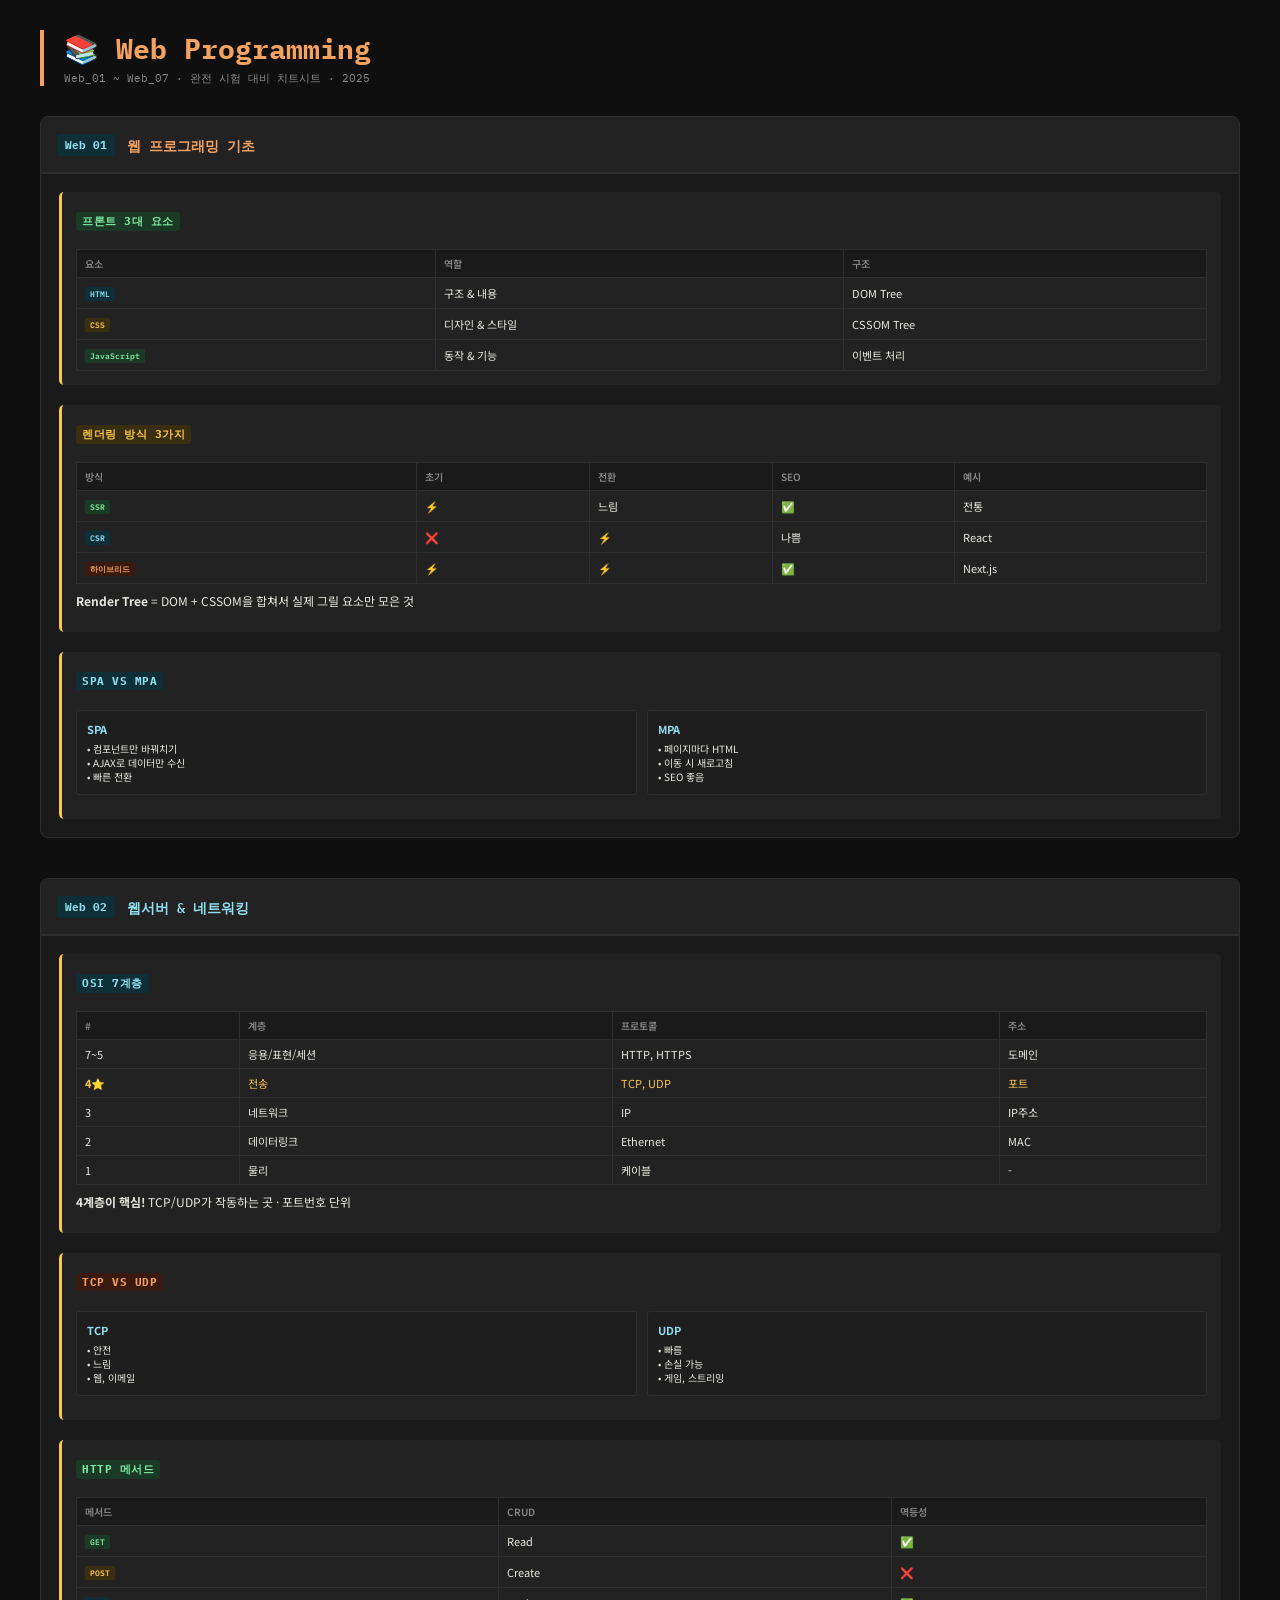
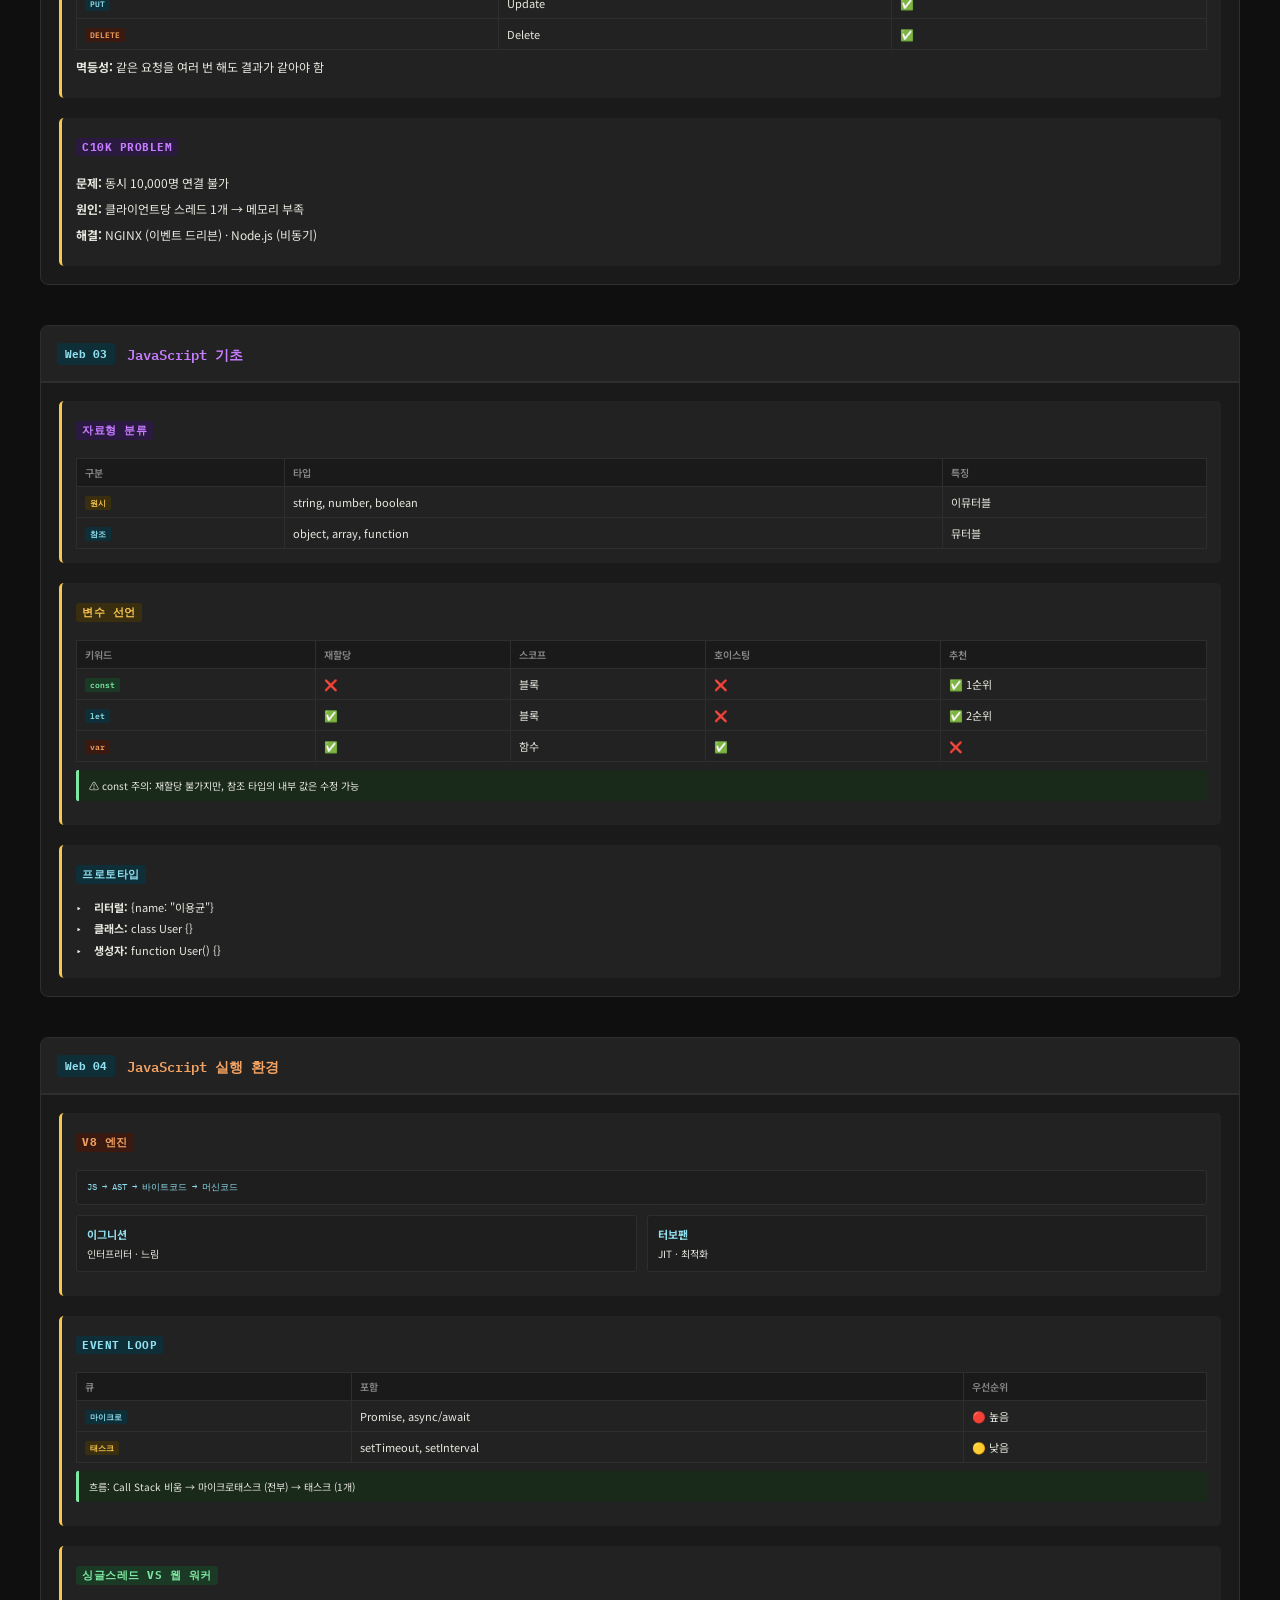
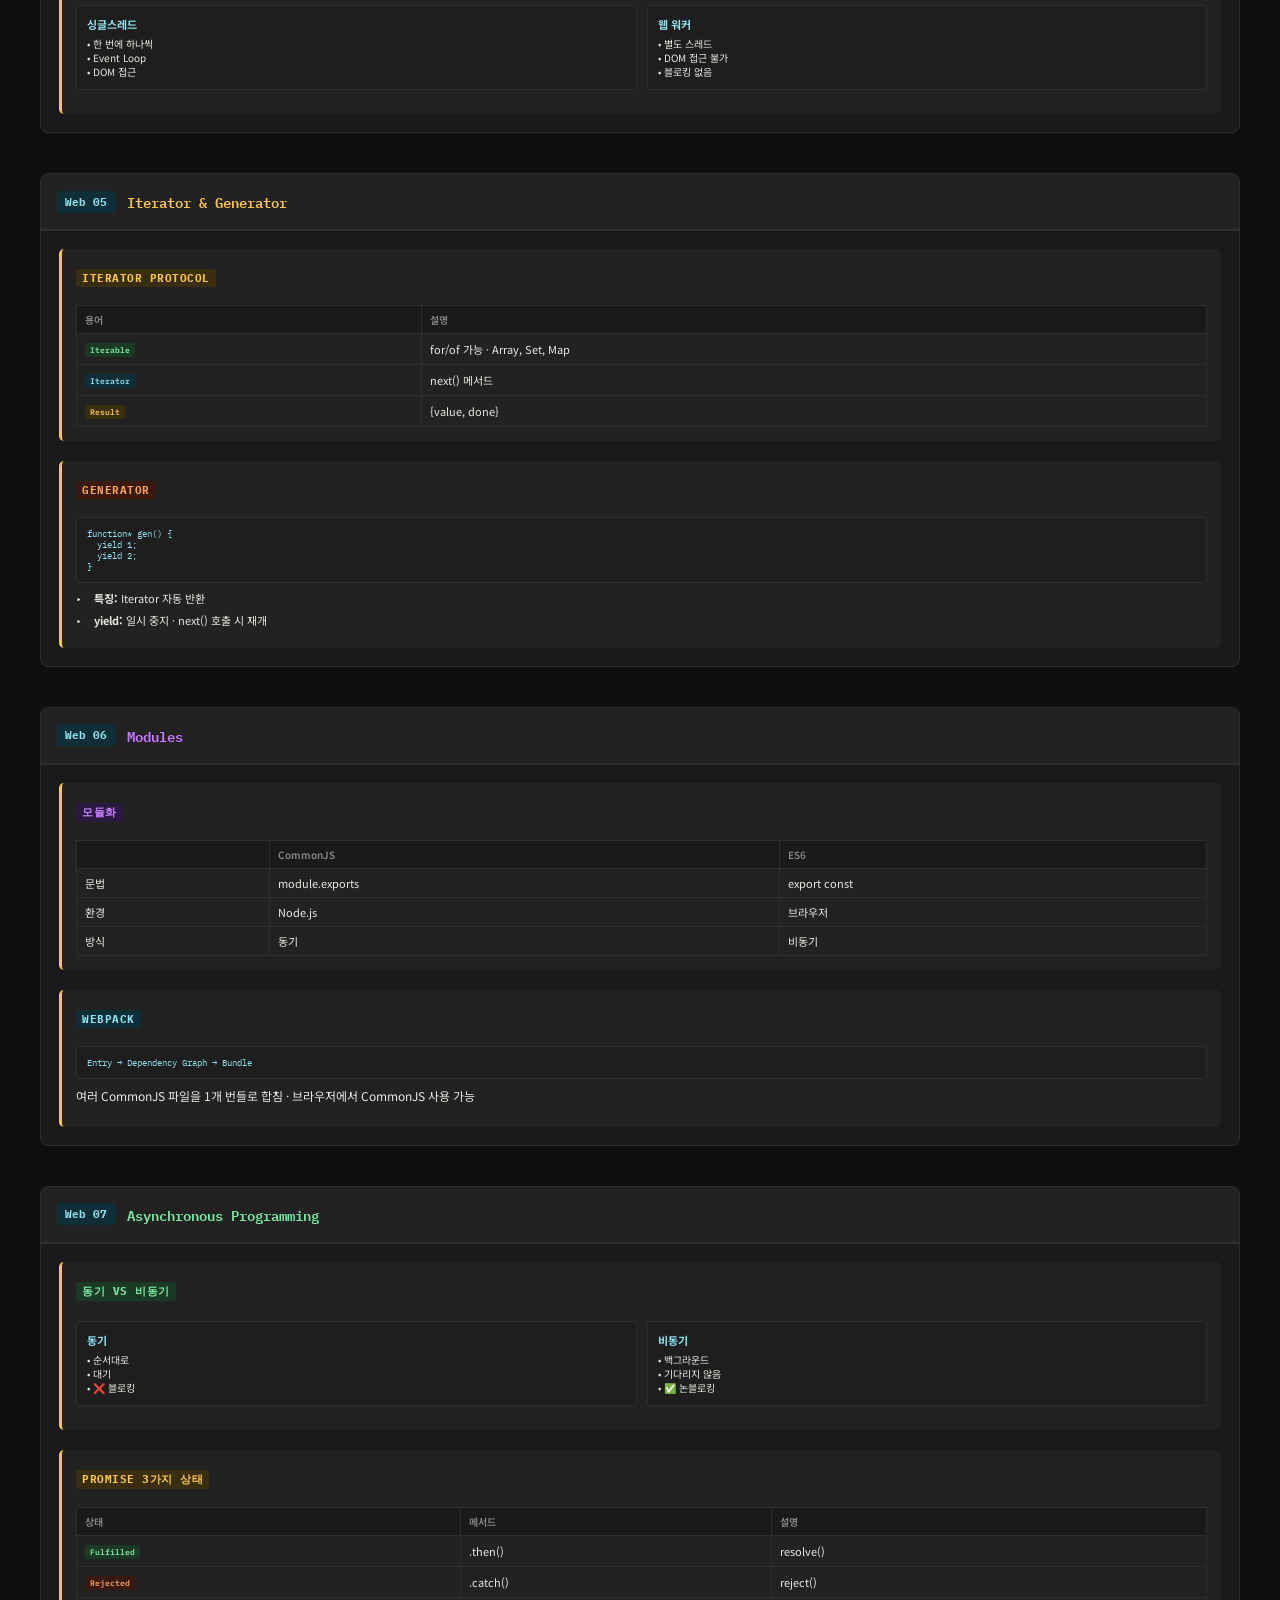
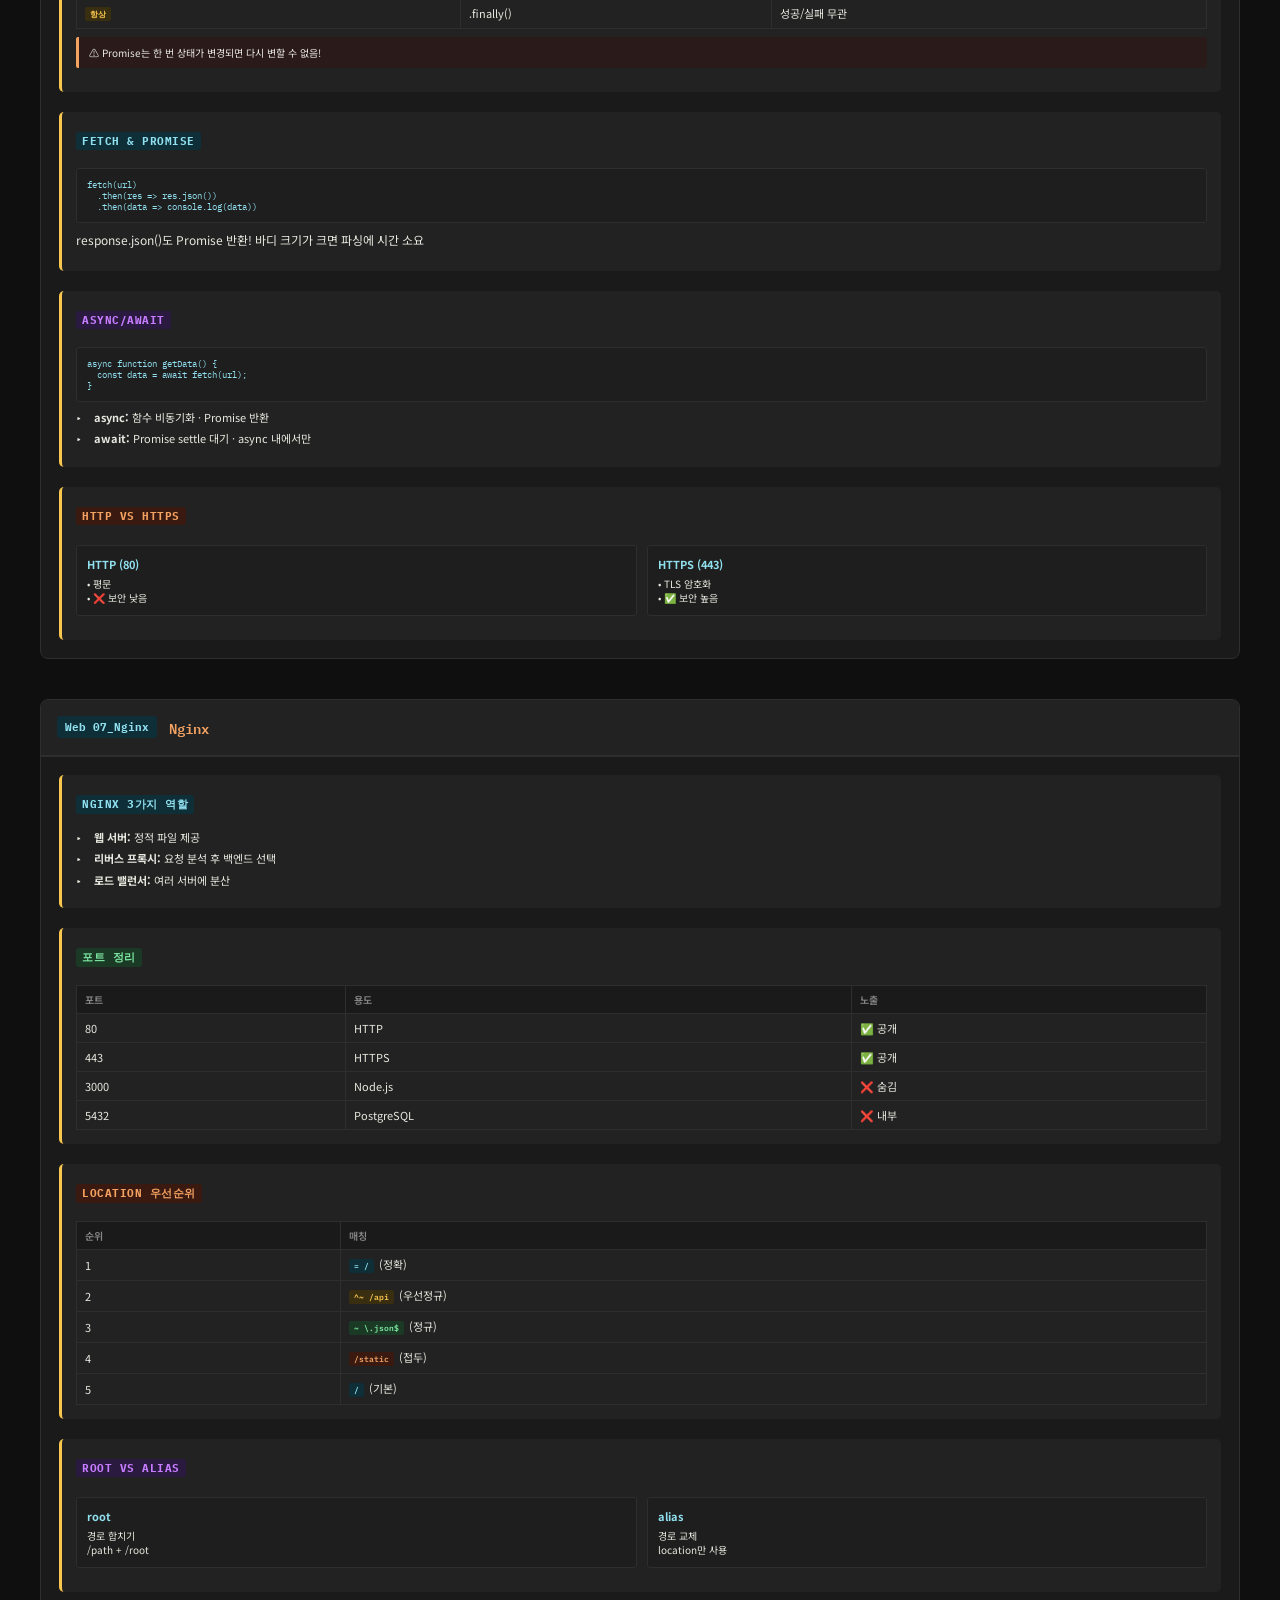
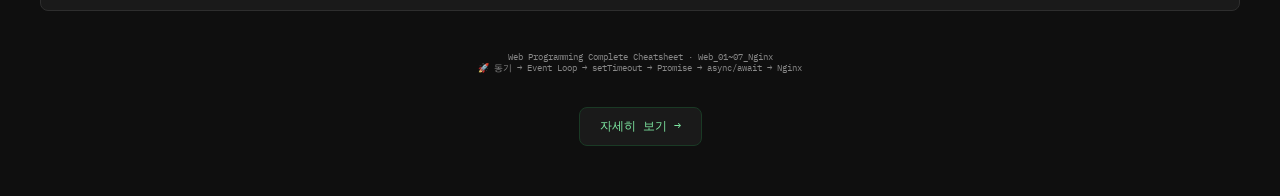
<file: web-programming/index.html>
<!DOCTYPE html>
<html lang="ko">
<head>
<meta charset="UTF-8">
<meta name="viewport" content="width=device-width, initial-scale=1.0">
<title>Web Programming 완전 치트시트</title>
<style>
  @import url('https://fonts.googleapis.com/css2?family=IBM+Plex+Mono:wght@400;600&family=Noto+Sans+KR:wght@400;500;700&display=swap');
  :root {
    --bg: #0f0f0f; --surface: #1a1a1a; --surface2: #222; --border: #2e2e2e;
    --text: #e8e8e0; --muted: #888; --accent1: #7ee8a2; --accent2: #f9c74f;
    --accent3: #90e0ef; --accent4: #f4a261; --accent5: #c77dff;
    --mono: 'IBM Plex Mono', monospace; --sans: 'Noto Sans KR', sans-serif;
  }
  * { margin: 0; padding: 0; box-sizing: border-box; }
  body { background: var(--bg); color: var(--text); font-family: var(--sans); padding: 30px 15px; }
  .container { max-width: 1200px; margin: 0 auto; }
  header { margin-bottom: 30px; border-left: 4px solid var(--accent4); padding-left: 20px; }
  header h1 { font-family: var(--mono); font-size: 28px; font-weight: 700; }
  header p { color: var(--muted); font-size: 11px; font-family: var(--mono); margin-top: 4px; }
  .chapter { margin-bottom: 40px; background: var(--surface); border: 0.5px solid var(--border); border-radius: 8px; overflow: hidden; }
  .chapter-header { background: var(--surface2); padding: 16px; border-bottom: 2px solid var(--border); display: flex; align-items: center; gap: 12px; justify-content: space-between; }
  .chapter-header-left { display: flex; align-items: center; gap: 12px; }
  .chapter-num { font-family: var(--mono); font-size: 11px; font-weight: 700; color: var(--accent3); background: #0e2e38; padding: 4px 8px; border-radius: 3px; min-width: 50px; text-align: center; }
  .chapter-title { font-family: var(--mono); font-size: 14px; font-weight: 600; }
  .detail-btn { display: inline-block; padding: 4px 10px; background: #1a3a25; color: var(--accent1); border-radius: 3px; font-size: 10px; text-decoration: none; font-weight: 600; transition: all 0.2s; }
  .detail-btn:hover { background: #1a4a2a; color: var(--accent2); }
  .chapter-body { padding: 18px; display: flex; flex-direction: column; gap: 20px; }
  .section { padding: 14px; background: var(--surface2); border-radius: 5px; border-left: 3px solid var(--accent2); }
  .section-title { font-family: var(--mono); font-size: 11px; font-weight: 700; letter-spacing: 0.5px; text-transform: uppercase; margin-bottom: 10px; display: inline-block; padding: 2px 6px; border-radius: 3px; }
  .section-title.green { background: #1a3a25; color: var(--accent1); }
  .section-title.amber { background: #3a2e10; color: var(--accent2); }
  .section-title.cyan { background: #0e2e38; color: var(--accent3); }
  .section-title.orange { background: #3a1a10; color: var(--accent4); }
  .section-title.purple { background: #2a1a40; color: var(--accent5); }
  table { width: 100%; border-collapse: collapse; font-size: 11px; margin-top: 8px; }
  th, td { padding: 6px 8px; text-align: left; border: 0.5px solid var(--border); }
  th { background: #1a1a1a; color: var(--muted); font-weight: 600; font-size: 10px; }
  .desc { font-size: 12px; line-height: 1.5; color: var(--text); margin: 8px 0; }
  .example { background: #1e1e1e; border: 0.5px solid #2e2e2e; border-radius: 3px; padding: 10px; font-family: var(--mono); font-size: 9px; margin: 8px 0; color: var(--accent3); white-space: pre-wrap; word-break: break-word; max-height: 200px; overflow-y: auto; }
  .compare-grid { display: grid; grid-template-columns: 1fr 1fr; gap: 10px; margin: 10px 0; }
  .compare-item { background: #1e1e1e; border: 0.5px solid var(--border); padding: 10px; border-radius: 3px; }
  .compare-item-title { font-weight: 700; color: var(--accent3); font-size: 11px; margin-bottom: 5px; }
  .compare-item-desc { font-size: 10px; line-height: 1.4; }
  .note { background: #1a2a1a; border-left: 3px solid var(--accent1); padding: 8px 10px; margin: 10px 0; border-radius: 2px; font-size: 10px; }
  .warning { background: #2a1a1a; border-left: 3px solid var(--accent4); padding: 8px 10px; margin: 10px 0; border-radius: 2px; font-size: 10px; }
  .tag { display: inline-block; font-family: var(--mono); font-size: 8px; padding: 1px 5px; border-radius: 2px; margin: 1px 2px 1px 0; font-weight: 600; }
  .tag-g { background: #1a3a25; color: var(--accent1); }
  .tag-a { background: #3a2e10; color: var(--accent2); }
  .tag-c { background: #0e2e38; color: var(--accent3); }
  .tag-o { background: #3a1a10; color: var(--accent4); }
  code { background: #1a1a1a; padding: 1px 4px; border-radius: 2px; font-family: var(--mono); font-size: 10px; color: var(--accent3); }
  .list-item { margin: 6px 0; padding-left: 18px; position: relative; font-size: 11px; line-height: 1.4; }
  .list-item:before { content: "▸"; position: absolute; left: 0; }
  footer { margin-top: 40px; text-align: center; font-family: var(--mono); font-size: 9px; color: var(--muted); }
</style>
</head>
<body>

<div class="container">

<header>
  <h1 style="color:var(--accent4);">📚 Web Programming</h1>
  <p>Web_01 ~ Web_07 · 완전 시험 대비 치트시트 · 2025</p>
</header>

<!-- WEB 01 -->
<div class="chapter">
  <div class="chapter-header">
    <div class="chapter-header-left">
      <span class="chapter-num">Web 01</span>
      <span class="chapter-title" style="color:var(--accent4);">웹 프로그래밍 기초</span>
    </div>
  </div>
  <div class="chapter-body">

    <div class="section">
      <div class="section-title green">프론트 3대 요소</div>
      <table>
        <tr><th>요소</th><th>역할</th><th>구조</th></tr>
        <tr><td><span class="tag tag-c">HTML</span></td><td>구조 & 내용</td><td>DOM Tree</td></tr>
        <tr><td><span class="tag tag-a">CSS</span></td><td>디자인 & 스타일</td><td>CSSOM Tree</td></tr>
        <tr><td><span class="tag tag-g">JavaScript</span></td><td>동작 & 기능</td><td>이벤트 처리</td></tr>
      </table>
    </div>

    <div class="section">
      <div class="section-title amber">렌더링 방식 3가지</div>
      <table>
        <tr><th>방식</th><th>초기</th><th>전환</th><th>SEO</th><th>예시</th></tr>
        <tr><td><span class="tag tag-g">SSR</span></td><td>⚡</td><td>느림</td><td>✅</td><td>전통</td></tr>
        <tr><td><span class="tag tag-c">CSR</span></td><td>❌</td><td>⚡</td><td>나쁨</td><td>React</td></tr>
        <tr><td><span class="tag tag-o">하이브리드</span></td><td>⚡</td><td>⚡</td><td>✅</td><td>Next.js</td></tr>
      </table>
      <div class="desc" style="margin-top:8px;"><strong>Render Tree</strong> = DOM + CSSOM을 합쳐서 실제 그릴 요소만 모은 것</div>
    </div>

    <div class="section">
      <div class="section-title cyan">SPA vs MPA</div>
      <div class="compare-grid">
        <div class="compare-item">
          <div class="compare-item-title">SPA</div>
          <div class="compare-item-desc">• 컴포넌트만 바꿔치기<br>• AJAX로 데이터만 수신<br>• 빠른 전환</div>
        </div>
        <div class="compare-item">
          <div class="compare-item-title">MPA</div>
          <div class="compare-item-desc">• 페이지마다 HTML<br>• 이동 시 새로고침<br>• SEO 좋음</div>
        </div>
      </div>
    </div>

  </div>
</div>

<!-- WEB 02 -->
<div class="chapter">
  <div class="chapter-header">
    <div class="chapter-header-left">
      <span class="chapter-num">Web 02</span>
      <span class="chapter-title" style="color:var(--accent3);">웹서버 & 네트워킹</span>
    </div>
    
  </div>
  <div class="chapter-body">

    <div class="section">
      <div class="section-title cyan">OSI 7계층</div>
      <table>
        <tr><th>#</th><th>계층</th><th>프로토콜</th><th>주소</th></tr>
        <tr><td>7~5</td><td>응용/표현/세션</td><td>HTTP, HTTPS</td><td>도메인</td></tr>
        <tr><td style="color:var(--accent2);font-weight:700;">4⭐</td><td style="color:var(--accent2);">전송</td><td style="color:var(--accent2);">TCP, UDP</td><td style="color:var(--accent2);">포트</td></tr>
        <tr><td>3</td><td>네트워크</td><td>IP</td><td>IP주소</td></tr>
        <tr><td>2</td><td>데이터링크</td><td>Ethernet</td><td>MAC</td></tr>
        <tr><td>1</td><td>물리</td><td>케이블</td><td>-</td></tr>
      </table>
      <div class="desc" style="margin-top:8px;"><strong>4계층이 핵심!</strong> TCP/UDP가 작동하는 곳 · 포트번호 단위</div>
    </div>

    <div class="section">
      <div class="section-title orange">TCP vs UDP</div>
      <div class="compare-grid">
        <div class="compare-item">
          <div class="compare-item-title">TCP</div>
          <div class="compare-item-desc">• 안전<br>• 느림<br>• 웹, 이메일</div>
        </div>
        <div class="compare-item">
          <div class="compare-item-title">UDP</div>
          <div class="compare-item-desc">• 빠름<br>• 손실 가능<br>• 게임, 스트리밍</div>
        </div>
      </div>
    </div>

    <div class="section">
      <div class="section-title green">HTTP 메서드</div>
      <table>
        <tr><th>메서드</th><th>CRUD</th><th>멱등성</th></tr>
        <tr><td><span class="tag tag-g">GET</span></td><td>Read</td><td>✅</td></tr>
        <tr><td><span class="tag tag-a">POST</span></td><td>Create</td><td>❌</td></tr>
        <tr><td><span class="tag tag-c">PUT</span></td><td>Update</td><td>✅</td></tr>
        <tr><td><span class="tag tag-o">DELETE</span></td><td>Delete</td><td>✅</td></tr>
      </table>
      <div class="desc" style="margin-top:8px;"><strong>멱등성:</strong> 같은 요청을 여러 번 해도 결과가 같아야 함</div>
    </div>

    <div class="section">
      <div class="section-title purple">C10K Problem</div>
      <div class="desc"><strong>문제:</strong> 동시 10,000명 연결 불가</div>
      <div class="desc"><strong>원인:</strong> 클라이언트당 스레드 1개 → 메모리 부족</div>
      <div class="desc"><strong>해결:</strong> NGINX (이벤트 드리븐) · Node.js (비동기)</div>
    </div>

  </div>
</div>

<!-- WEB 03 -->
<div class="chapter">
  <div class="chapter-header">
    <div class="chapter-header-left">
      <span class="chapter-num">Web 03</span>
      <span class="chapter-title" style="color:var(--accent5);">JavaScript 기초</span>
    </div>
    
  </div>
  <div class="chapter-body">

    <div class="section">
      <div class="section-title purple">자료형 분류</div>
      <table>
        <tr><th>구분</th><th>타입</th><th>특징</th></tr>
        <tr><td><span class="tag tag-a">원시</span></td><td>string, number, boolean</td><td>이뮤터블</td></tr>
        <tr><td><span class="tag tag-c">참조</span></td><td>object, array, function</td><td>뮤터블</td></tr>
      </table>
    </div>

    <div class="section">
      <div class="section-title amber">변수 선언</div>
      <table>
        <tr><th>키워드</th><th>재할당</th><th>스코프</th><th>호이스팅</th><th>추천</th></tr>
        <tr><td><span class="tag tag-g">const</span></td><td>❌</td><td>블록</td><td>❌</td><td>✅ 1순위</td></tr>
        <tr><td><span class="tag tag-c">let</span></td><td>✅</td><td>블록</td><td>❌</td><td>✅ 2순위</td></tr>
        <tr><td><span class="tag tag-o">var</span></td><td>✅</td><td>함수</td><td>✅</td><td>❌</td></tr>
      </table>
      <div class="note" style="margin-top:8px;">⚠️ const 주의: 재할당 불가지만, 참조 타입의 내부 값은 수정 가능</div>
    </div>

    <div class="section">
      <div class="section-title cyan">프로토타입</div>
      <div class="list-item"><strong>리터럴:</strong> {name: "이용균"}</div>
      <div class="list-item"><strong>클래스:</strong> class User {}</div>
      <div class="list-item"><strong>생성자:</strong> function User() {}</div>
    </div>

  </div>
</div>

<!-- WEB 04 -->
<div class="chapter">
  <div class="chapter-header">
    <div class="chapter-header-left">
      <span class="chapter-num">Web 04</span>
      <span class="chapter-title" style="color:var(--accent4);">JavaScript 실행 환경</span>
    </div>
    
  </div>
  <div class="chapter-body">

    <div class="section">
      <div class="section-title orange">V8 엔진</div>
      <div class="example">JS → AST → 바이트코드 → 머신코드</div>
      <div class="compare-grid">
        <div class="compare-item">
          <div class="compare-item-title">이그니션</div>
          <div class="compare-item-desc">인터프리터 · 느림</div>
        </div>
        <div class="compare-item">
          <div class="compare-item-title">터보팬</div>
          <div class="compare-item-desc">JIT · 최적화</div>
        </div>
      </div>
    </div>

    <div class="section">
      <div class="section-title cyan">Event Loop</div>
      <table>
        <tr><th>큐</th><th>포함</th><th>우선순위</th></tr>
        <tr><td><span class="tag tag-c">마이크로</span></td><td>Promise, async/await</td><td>🔴 높음</td></tr>
        <tr><td><span class="tag tag-a">태스크</span></td><td>setTimeout, setInterval</td><td>🟡 낮음</td></tr>
      </table>
      <div class="note" style="margin-top:8px;">흐름: Call Stack 비움 → 마이크로태스크 (전부) → 태스크 (1개)</div>
    </div>

    <div class="section">
      <div class="section-title green">싱글스레드 vs 웹 워커</div>
      <div class="compare-grid">
        <div class="compare-item">
          <div class="compare-item-title">싱글스레드</div>
          <div class="compare-item-desc">• 한 번에 하나씩<br>• Event Loop<br>• DOM 접근</div>
        </div>
        <div class="compare-item">
          <div class="compare-item-title">웹 워커</div>
          <div class="compare-item-desc">• 별도 스레드<br>• DOM 접근 불가<br>• 블로킹 없음</div>
        </div>
      </div>
    </div>

  </div>
</div>

<!-- WEB 05 -->
<div class="chapter">
  <div class="chapter-header">
    <div class="chapter-header-left">
      <span class="chapter-num">Web 05</span>
      <span class="chapter-title" style="color:var(--accent2);">Iterator & Generator</span>
    </div>
    
  </div>
  <div class="chapter-body">

    <div class="section">
      <div class="section-title amber">Iterator Protocol</div>
      <table>
        <tr><th>용어</th><th>설명</th></tr>
        <tr><td><span class="tag tag-g">Iterable</span></td><td>for/of 가능 · Array, Set, Map</td></tr>
        <tr><td><span class="tag tag-c">Iterator</span></td><td>next() 메서드</td></tr>
        <tr><td><span class="tag tag-a">Result</span></td><td>{value, done}</td></tr>
      </table>
    </div>

    <div class="section">
      <div class="section-title orange">Generator</div>
      <div class="example">function* gen() {
  yield 1;
  yield 2;
}</div>
      <div class="list-item"><strong>특징:</strong> Iterator 자동 반환</div>
      <div class="list-item"><strong>yield:</strong> 일시 중지 · next() 호출 시 재개</div>
    </div>

  </div>
</div>

<!-- WEB 06 -->
<div class="chapter">
  <div class="chapter-header">
    <div class="chapter-header-left">
      <span class="chapter-num">Web 06</span>
      <span class="chapter-title" style="color:var(--accent5);">Modules</span>
    </div>
    
  </div>
  <div class="chapter-body">

    <div class="section">
      <div class="section-title purple">모듈화</div>
      <table>
        <tr><th></th><th>CommonJS</th><th>ES6</th></tr>
        <tr><td>문법</td><td>module.exports</td><td>export const</td></tr>
        <tr><td>환경</td><td>Node.js</td><td>브라우저</td></tr>
        <tr><td>방식</td><td>동기</td><td>비동기</td></tr>
      </table>
    </div>

    <div class="section">
      <div class="section-title cyan">Webpack</div>
      <div class="example">Entry → Dependency Graph → Bundle</div>
      <div class="desc" style="margin-top:8px;">여러 CommonJS 파일을 1개 번들로 합침 · 브라우저에서 CommonJS 사용 가능</div>
    </div>

  </div>
</div>

<!-- WEB 07 -->
<div class="chapter">
  <div class="chapter-header">
    <div class="chapter-header-left">
      <span class="chapter-num">Web 07</span>
      <span class="chapter-title" style="color:var(--accent1);">Asynchronous Programming</span>
    </div>
    
  </div>
  <div class="chapter-body">

    <div class="section">
      <div class="section-title green">동기 vs 비동기</div>
      <div class="compare-grid">
        <div class="compare-item">
          <div class="compare-item-title">동기</div>
          <div class="compare-item-desc">• 순서대로<br>• 대기<br>• ❌ 블로킹</div>
        </div>
        <div class="compare-item">
          <div class="compare-item-title">비동기</div>
          <div class="compare-item-desc">• 백그라운드<br>• 기다리지 않음<br>• ✅ 논블로킹</div>
        </div>
      </div>
    </div>

    <div class="section">
      <div class="section-title amber">Promise 3가지 상태</div>
      <table>
        <tr><th>상태</th><th>메서드</th><th>설명</th></tr>
        <tr><td><span class="tag tag-g">Fulfilled</span></td><td>.then()</td><td>resolve()</td></tr>
        <tr><td><span class="tag tag-o">Rejected</span></td><td>.catch()</td><td>reject()</td></tr>
        <tr><td><span class="tag tag-a">항상</span></td><td>.finally()</td><td>성공/실패 무관</td></tr>
      </table>
      <div class="warning" style="margin-top:8px;">⚠️ Promise는 한 번 상태가 변경되면 다시 변할 수 없음!</div>
    </div>

    <div class="section">
      <div class="section-title cyan">Fetch & Promise</div>
      <div class="example">fetch(url)
  .then(res => res.json())
  .then(data => console.log(data))</div>
      <div class="desc" style="margin-top:8px;">response.json()도 Promise 반환! 바디 크기가 크면 파싱에 시간 소요</div>
    </div>

    <div class="section">
      <div class="section-title purple">async/await</div>
      <div class="example">async function getData() {
  const data = await fetch(url);
}</div>
      <div class="list-item"><strong>async:</strong> 함수 비동기화 · Promise 반환</div>
      <div class="list-item"><strong>await:</strong> Promise settle 대기 · async 내에서만</div>
    </div>

    <div class="section">
      <div class="section-title orange">HTTP vs HTTPS</div>
      <div class="compare-grid">
        <div class="compare-item">
          <div class="compare-item-title">HTTP (80)</div>
          <div class="compare-item-desc">• 평문<br>• ❌ 보안 낮음</div>
        </div>
        <div class="compare-item">
          <div class="compare-item-title">HTTPS (443)</div>
          <div class="compare-item-desc">• TLS 암호화<br>• ✅ 보안 높음</div>
        </div>
      </div>
    </div>

  </div>
</div>

<!-- WEB 07_NGINX -->
<div class="chapter">
  <div class="chapter-header">
    <div class="chapter-header-left">
      <span class="chapter-num">Web 07_Nginx</span>
      <span class="chapter-title" style="color:var(--accent4);">Nginx</span>
    </div>
    
  </div>
  <div class="chapter-body">

    <div class="section">
      <div class="section-title cyan">Nginx 3가지 역할</div>
      <div class="list-item"><strong>웹 서버:</strong> 정적 파일 제공</div>
      <div class="list-item"><strong>리버스 프록시:</strong> 요청 분석 후 백엔드 선택</div>
      <div class="list-item"><strong>로드 밸런서:</strong> 여러 서버에 분산</div>
    </div>

    <div class="section">
      <div class="section-title green">포트 정리</div>
      <table>
        <tr><th>포트</th><th>용도</th><th>노출</th></tr>
        <tr><td>80</td><td>HTTP</td><td>✅ 공개</td></tr>
        <tr><td>443</td><td>HTTPS</td><td>✅ 공개</td></tr>
        <tr><td>3000</td><td>Node.js</td><td>❌ 숨김</td></tr>
        <tr><td>5432</td><td>PostgreSQL</td><td>❌ 내부</td></tr>
      </table>
    </div>

    <div class="section">
      <div class="section-title orange">location 우선순위</div>
      <table>
        <tr><th>순위</th><th>매칭</th></tr>
        <tr><td>1</td><td><span class="tag tag-c">= /</span> (정확)</td></tr>
        <tr><td>2</td><td><span class="tag tag-a">^~ /api</span> (우선정규)</td></tr>
        <tr><td>3</td><td><span class="tag tag-g">~ \.json$</span> (정규)</td></tr>
        <tr><td>4</td><td><span class="tag tag-o">/static</span> (접두)</td></tr>
        <tr><td>5</td><td><span class="tag tag-c">/</span> (기본)</td></tr>
      </table>
    </div>

    <div class="section">
      <div class="section-title purple">root vs alias</div>
      <div class="compare-grid">
        <div class="compare-item">
          <div class="compare-item-title">root</div>
          <div class="compare-item-desc">경로 합치기<br>/path + /root</div>
        </div>
        <div class="compare-item">
          <div class="compare-item-title">alias</div>
          <div class="compare-item-desc">경로 교체<br>location만 사용</div>
        </div>
      </div>
    </div>

  </div>
</div>

<footer>
  Web Programming Complete Cheatsheet · Web_01~07_Nginx<br>
  🚀 동기 → Event Loop → setTimeout → Promise → async/await → Nginx
</footer>

<div style="text-align:center;margin-top:32px;margin-bottom:20px;">
  <a href="../notes.html?repo=Web-Programming"
     style="display:inline-flex;align-items:center;gap:8px;font-family:var(--mono);font-size:12px;color:var(--accent1);border:0.5px solid #1a3a25;background:#1a1a1a;padding:10px 20px;border-radius:8px;text-decoration:none;transition:all 0.2s;">
    자세히 보기 →
  </a>
</div>

</div>

</body>
</html>
</file>
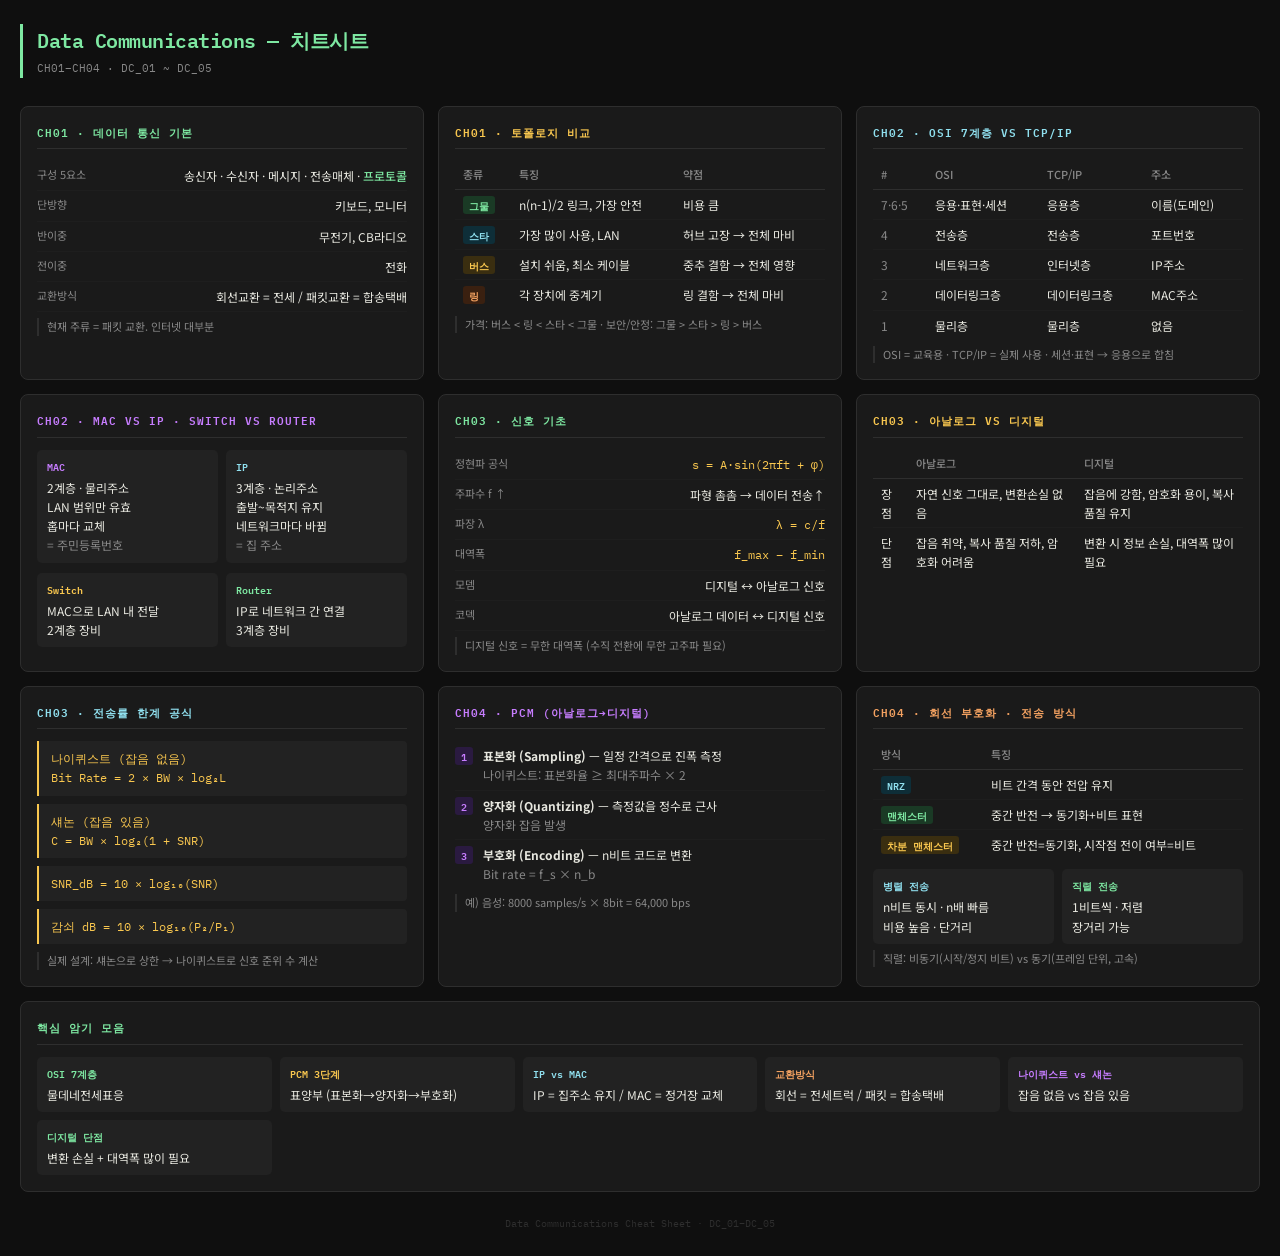
<file: Data_Communications.html>
<!DOCTYPE html>
<html lang="ko">
<head>
<meta charset="UTF-8">
<meta name="viewport" content="width=device-width, initial-scale=1.0">
<title>Data Communications 치트시트</title>
<style>
  @import url('https://fonts.googleapis.com/css2?family=IBM+Plex+Mono:wght@400;600&family=Noto+Sans+KR:wght@400;500;700&display=swap');

  :root {
    --bg: #0f0f0f;
    --surface: #1a1a1a;
    --surface2: #222;
    --border: #2e2e2e;
    --text: #e8e8e0;
    --muted: #888;
    --accent1: #7ee8a2; /* green */
    --accent2: #f9c74f; /* amber */
    --accent3: #90e0ef; /* cyan */
    --accent4: #f4a261; /* orange */
    --accent5: #c77dff; /* purple */
    --mono: 'IBM Plex Mono', monospace;
    --sans: 'Noto Sans KR', sans-serif;
  }

  * { box-sizing: border-box; margin: 0; padding: 0; }

  body {
    background: var(--bg);
    color: var(--text);
    font-family: var(--sans);
    font-size: 13px;
    line-height: 1.6;
    padding: 24px 20px;
  }

  header {
    border-left: 3px solid var(--accent1);
    padding-left: 14px;
    margin-bottom: 28px;
  }

  header h1 {
    font-family: var(--mono);
    font-size: 20px;
    font-weight: 600;
    color: var(--accent1);
    letter-spacing: -0.5px;
  }

  header p {
    color: var(--muted);
    font-size: 11px;
    font-family: var(--mono);
    margin-top: 4px;
  }

  .grid {
    display: grid;
    grid-template-columns: repeat(auto-fit, minmax(300px, 1fr));
    gap: 14px;
  }

  .card {
    background: var(--surface);
    border: 0.5px solid var(--border);
    border-radius: 8px;
    padding: 16px;
    break-inside: avoid;
  }

  .card.wide {
    grid-column: 1 / -1;
  }

  .card-title {
    font-family: var(--mono);
    font-size: 11px;
    font-weight: 600;
    letter-spacing: 1px;
    text-transform: uppercase;
    margin-bottom: 12px;
    padding-bottom: 8px;
    border-bottom: 0.5px solid var(--border);
  }

  .card-title.green { color: var(--accent1); }
  .card-title.amber { color: var(--accent2); }
  .card-title.cyan  { color: var(--accent3); }
  .card-title.orange{ color: var(--accent4); }
  .card-title.purple{ color: var(--accent5); }

  table {
    width: 100%;
    border-collapse: collapse;
    font-size: 12px;
  }

  th {
    color: var(--muted);
    font-weight: 500;
    text-align: left;
    padding: 5px 8px;
    border-bottom: 0.5px solid var(--border);
    font-size: 11px;
  }

  td {
    padding: 5px 8px;
    border-bottom: 0.5px solid #1e1e1e;
    vertical-align: top;
  }

  tr:last-child td { border-bottom: none; }

  .tag {
    display: inline-block;
    font-family: var(--mono);
    font-size: 10px;
    padding: 1px 6px;
    border-radius: 3px;
    font-weight: 600;
  }

  .tag.g { background: #1a3a25; color: var(--accent1); }
  .tag.a { background: #3a2e10; color: var(--accent2); }
  .tag.c { background: #0e2e38; color: var(--accent3); }
  .tag.o { background: #3a2010; color: var(--accent4); }
  .tag.p { background: #2a1a40; color: var(--accent5); }

  .formula {
    background: var(--surface2);
    border-left: 2px solid var(--accent2);
    padding: 8px 12px;
    border-radius: 0 4px 4px 0;
    font-family: var(--mono);
    font-size: 12px;
    color: var(--accent2);
    margin: 8px 0;
  }

  .note {
    font-size: 11px;
    color: var(--muted);
    margin-top: 6px;
    padding-left: 8px;
    border-left: 2px solid var(--border);
  }

  .row {
    display: flex;
    justify-content: space-between;
    align-items: flex-start;
    padding: 5px 0;
    border-bottom: 0.5px solid #1e1e1e;
    font-size: 12px;
    gap: 8px;
  }

  .row:last-child { border-bottom: none; }

  .row .key {
    color: var(--muted);
    min-width: 90px;
    font-size: 11px;
  }

  .row .val {
    text-align: right;
    color: var(--text);
  }

  .highlight { color: var(--accent1); font-weight: 500; }
  .dim { color: var(--muted); }

  .steps {
    counter-reset: step;
    list-style: none;
  }

  .steps li {
    counter-increment: step;
    display: flex;
    gap: 10px;
    padding: 5px 0;
    font-size: 12px;
    border-bottom: 0.5px solid #1e1e1e;
    align-items: flex-start;
  }

  .steps li:last-child { border-bottom: none; }

  .steps li::before {
    content: counter(step);
    font-family: var(--mono);
    font-size: 10px;
    font-weight: 600;
    color: var(--accent5);
    background: #2a1a40;
    width: 18px;
    height: 18px;
    border-radius: 3px;
    display: flex;
    align-items: center;
    justify-content: center;
    flex-shrink: 0;
    margin-top: 1px;
  }

  .two-col {
    display: grid;
    grid-template-columns: 1fr 1fr;
    gap: 8px;
  }

  .mini-card {
    background: var(--surface2);
    border-radius: 5px;
    padding: 8px 10px;
    font-size: 12px;
  }

  .mini-card .mc-title {
    font-family: var(--mono);
    font-size: 10px;
    font-weight: 600;
    margin-bottom: 4px;
  }

  footer {
    margin-top: 24px;
    text-align: center;
    font-family: var(--mono);
    font-size: 10px;
    color: var(--border);
  }
</style>
</head>
<body>

<header>
  <h1>Data Communications — 치트시트</h1>
  <p>CH01–CH04 · DC_01 ~ DC_05</p>
</header>

<div class="grid">

  <!-- CH01: 기본 개념 -->
  <div class="card">
    <div class="card-title green">CH01 · 데이터 통신 기본</div>
    <div class="row"><span class="key">구성 5요소</span><span class="val">송신자 · 수신자 · 메시지 · 전송매체 · <span class="highlight">프로토콜</span></span></div>
    <div class="row"><span class="key">단방향</span><span class="val">키보드, 모니터</span></div>
    <div class="row"><span class="key">반이중</span><span class="val">무전기, CB라디오</span></div>
    <div class="row"><span class="key">전이중</span><span class="val">전화</span></div>
    <div class="row"><span class="key">교환방식</span><span class="val">회선교환 = 전세 / 패킷교환 = 합송택배</span></div>
    <p class="note">현재 주류 = 패킷 교환. 인터넷 대부분</p>
  </div>

  <!-- 토폴로지 -->
  <div class="card">
    <div class="card-title amber">CH01 · 토폴로지 비교</div>
    <table>
      <thead><tr><th>종류</th><th>특징</th><th>약점</th></tr></thead>
      <tbody>
        <tr><td><span class="tag g">그물</span></td><td>n(n-1)/2 링크, 가장 안전</td><td>비용 큼</td></tr>
        <tr><td><span class="tag c">스타</span></td><td>가장 많이 사용, LAN</td><td>허브 고장 → 전체 마비</td></tr>
        <tr><td><span class="tag a">버스</span></td><td>설치 쉬움, 최소 케이블</td><td>중추 결함 → 전체 영향</td></tr>
        <tr><td><span class="tag o">링</span></td><td>각 장치에 중계기</td><td>링 결함 → 전체 마비</td></tr>
      </tbody>
    </table>
    <p class="note">가격: 버스 &lt; 링 &lt; 스타 &lt; 그물 · 보안/안정: 그물 > 스타 > 링 > 버스</p>
  </div>

  <!-- OSI / TCP-IP -->
  <div class="card">
    <div class="card-title cyan">CH02 · OSI 7계층 vs TCP/IP</div>
    <table>
      <thead><tr><th>#</th><th>OSI</th><th>TCP/IP</th><th>주소</th></tr></thead>
      <tbody>
        <tr><td class="dim">7·6·5</td><td>응용·표현·세션</td><td>응용층</td><td>이름(도메인)</td></tr>
        <tr><td class="dim">4</td><td>전송층</td><td>전송층</td><td>포트번호</td></tr>
        <tr><td class="dim">3</td><td>네트워크층</td><td>인터넷층</td><td>IP주소</td></tr>
        <tr><td class="dim">2</td><td>데이터링크층</td><td>데이터링크층</td><td>MAC주소</td></tr>
        <tr><td class="dim">1</td><td>물리층</td><td>물리층</td><td>없음</td></tr>
      </tbody>
    </table>
    <p class="note">OSI = 교육용 · TCP/IP = 실제 사용 · 세션·표현 → 응용으로 합침</p>
  </div>

  <!-- MAC vs IP -->
  <div class="card">
    <div class="card-title purple">CH02 · MAC vs IP · Switch vs Router</div>
    <div class="two-col" style="margin-bottom:10px;">
      <div class="mini-card">
        <div class="mc-title" style="color:var(--accent5)">MAC</div>
        2계층 · 물리주소<br>LAN 범위만 유효<br>홉마다 교체<br><span class="dim">= 주민등록번호</span>
      </div>
      <div class="mini-card">
        <div class="mc-title" style="color:var(--accent3)">IP</div>
        3계층 · 논리주소<br>출발~목적지 유지<br>네트워크마다 바뀜<br><span class="dim">= 집 주소</span>
      </div>
    </div>
    <div class="two-col">
      <div class="mini-card">
        <div class="mc-title" style="color:var(--accent2)">Switch</div>
        MAC으로 LAN 내 전달<br>2계층 장비
      </div>
      <div class="mini-card">
        <div class="mc-title" style="color:var(--accent1)">Router</div>
        IP로 네트워크 간 연결<br>3계층 장비
      </div>
    </div>
  </div>

  <!-- 신호 기초 -->
  <div class="card">
    <div class="card-title green">CH03 · 신호 기초</div>
    <div class="row"><span class="key">정현파 공식</span><span class="val" style="font-family:var(--mono);color:var(--accent2)">s = A·sin(2πft + φ)</span></div>
    <div class="row"><span class="key">주파수 f ↑</span><span class="val">파형 촘촘 → 데이터 전송↑</span></div>
    <div class="row"><span class="key">파장 λ</span><span class="val" style="font-family:var(--mono);color:var(--accent2)">λ = c/f</span></div>
    <div class="row"><span class="key">대역폭</span><span class="val" style="font-family:var(--mono);color:var(--accent2)">f_max − f_min</span></div>
    <div class="row"><span class="key">모뎀</span><span class="val">디지털 ↔ 아날로그 신호</span></div>
    <div class="row"><span class="key">코덱</span><span class="val">아날로그 데이터 ↔ 디지털 신호</span></div>
    <p class="note">디지털 신호 = 무한 대역폭 (수직 전환에 무한 고주파 필요)</p>
  </div>

  <!-- 아날로그 vs 디지털 -->
  <div class="card">
    <div class="card-title amber">CH03 · 아날로그 vs 디지털</div>
    <table>
      <thead><tr><th></th><th>아날로그</th><th>디지털</th></tr></thead>
      <tbody>
        <tr><td>장점</td><td>자연 신호 그대로, 변환손실 없음</td><td>잡음에 강함, 암호화 용이, 복사 품질 유지</td></tr>
        <tr><td>단점</td><td>잡음 취약, 복사 품질 저하, 암호화 어려움</td><td>변환 시 정보 손실, 대역폭 많이 필요</td></tr>
      </tbody>
    </table>
  </div>

  <!-- 전송률 한계 -->
  <div class="card">
    <div class="card-title cyan">CH03 · 전송률 한계 공식</div>
    <div class="formula">나이퀴스트 (잡음 없음)<br>Bit Rate = 2 × BW × log₂L</div>
    <div class="formula">섀논 (잡음 있음)<br>C = BW × log₂(1 + SNR)</div>
    <div class="formula">SNR_dB = 10 × log₁₀(SNR)</div>
    <div class="formula">감쇠 dB = 10 × log₁₀(P₂/P₁)</div>
    <p class="note">실제 설계: 섀논으로 상한 → 나이퀴스트로 신호 준위 수 계산</p>
  </div>

  <!-- PCM -->
  <div class="card">
    <div class="card-title purple">CH04 · PCM (아날로그→디지털)</div>
    <ul class="steps">
      <li><div><strong>표본화 (Sampling)</strong> — 일정 간격으로 진폭 측정<br><span class="dim">나이퀴스트: 표본화율 ≥ 최대주파수 × 2</span></div></li>
      <li><div><strong>양자화 (Quantizing)</strong> — 측정값을 정수로 근사<br><span class="dim">양자화 잡음 발생</span></div></li>
      <li><div><strong>부호화 (Encoding)</strong> — n비트 코드로 변환<br><span class="dim">Bit rate = f_s × n_b</span></div></li>
    </ul>
    <p class="note">예) 음성: 8000 samples/s × 8bit = 64,000 bps</p>
  </div>

  <!-- 회선 부호화 + 전송 방식 -->
  <div class="card">
    <div class="card-title orange">CH04 · 회선 부호화 · 전송 방식</div>
    <table>
      <thead><tr><th>방식</th><th>특징</th></tr></thead>
      <tbody>
        <tr><td><span class="tag c">NRZ</span></td><td>비트 간격 동안 전압 유지</td></tr>
        <tr><td><span class="tag g">맨체스터</span></td><td>중간 반전 → 동기화+비트 표현</td></tr>
        <tr><td><span class="tag a">차분 맨체스터</span></td><td>중간 반전=동기화, 시작점 전이 여부=비트</td></tr>
      </tbody>
    </table>
    <div style="margin-top:10px;" class="two-col">
      <div class="mini-card">
        <div class="mc-title" style="color:var(--accent3)">병렬 전송</div>
        n비트 동시 · n배 빠름<br>비용 높음 · 단거리
      </div>
      <div class="mini-card">
        <div class="mc-title" style="color:var(--accent1)">직렬 전송</div>
        1비트씩 · 저렴<br>장거리 가능
      </div>
    </div>
    <p class="note">직렬: 비동기(시작/정지 비트) vs 동기(프레임 단위, 고속)</p>
  </div>

  <!-- 핵심 암기 -->
  <div class="card wide">
    <div class="card-title green">핵심 암기 모음</div>
    <div style="display:grid;grid-template-columns:repeat(auto-fit,minmax(200px,1fr));gap:8px;">
      <div class="mini-card"><div class="mc-title" style="color:var(--accent1)">OSI 7계층</div>물데네전세표응</div>
      <div class="mini-card"><div class="mc-title" style="color:var(--accent2)">PCM 3단계</div>표양부 (표본화→양자화→부호화)</div>
      <div class="mini-card"><div class="mc-title" style="color:var(--accent3)">IP vs MAC</div>IP = 집주소 유지 / MAC = 정거장 교체</div>
      <div class="mini-card"><div class="mc-title" style="color:var(--accent4)">교환방식</div>회선 = 전세트럭 / 패킷 = 합송택배</div>
      <div class="mini-card"><div class="mc-title" style="color:var(--accent5)">나이퀴스트 vs 섀논</div>잡음 없음 vs 잡음 있음</div>
      <div class="mini-card"><div class="mc-title" style="color:var(--accent1)">디지털 단점</div>변환 손실 + 대역폭 많이 필요</div>
    </div>
  </div>

</div>

<footer>Data Communications Cheat Sheet · DC_01–DC_05</footer>

</body>
</html>
</file>
<file: assets/common.css>
@import url('https://fonts.googleapis.com/css2?family=IBM+Plex+Mono:wght@400;600&family=Noto+Sans+KR:wght@400;500;700&display=swap');

:root {
  --bg: #0f0f0f;
  --surface: #1a1a1a;
  --surface2: #222;
  --border: #2e2e2e;
  --text: #e8e8e0;
  --muted: #888;
  --accent1: #7ee8a2;
  --accent2: #f9c74f;
  --accent3: #90e0ef;
  --accent4: #f4a261;
  --accent5: #c77dff;
  --mono: 'IBM Plex Mono', monospace;
  --sans: 'Noto Sans KR', sans-serif;
}

* { box-sizing: border-box; margin: 0; padding: 0; }

body {
  background: var(--bg);
  color: var(--text);
  font-family: var(--sans);
  font-size: 13px;
  line-height: 1.6;
  padding: 24px 20px;
}

/* 헤더 */
header {
  padding-left: 14px;
  margin-bottom: 28px;
}

header h1 {
  font-family: var(--mono);
  font-size: 20px;
  font-weight: 600;
  letter-spacing: -0.5px;
}

header p {
  color: var(--muted);
  font-size: 11px;
  font-family: var(--mono);
  margin-top: 4px;
}

/* 그리드 */
.grid {
  display: grid;
  grid-template-columns: repeat(auto-fit, minmax(300px, 1fr));
  gap: 14px;
}

/* 카드 */
.card {
  background: var(--surface);
  border: 0.5px solid var(--border);
  border-radius: 8px;
  padding: 16px;
  break-inside: avoid;
}

.card.wide { grid-column: 1 / -1; }

.card-title {
  font-family: var(--mono);
  font-size: 11px;
  font-weight: 600;
  letter-spacing: 1px;
  text-transform: uppercase;
  margin-bottom: 12px;
  padding-bottom: 8px;
  border-bottom: 0.5px solid var(--border);
}

.card-title.green  { color: var(--accent1); }
.card-title.amber  { color: var(--accent2); }
.card-title.cyan   { color: var(--accent3); }
.card-title.orange { color: var(--accent4); }
.card-title.purple { color: var(--accent5); }

/* 테이블 */
table { width: 100%; border-collapse: collapse; font-size: 12px; }

th {
  color: var(--muted);
  font-weight: 500;
  text-align: left;
  padding: 5px 8px;
  border-bottom: 0.5px solid var(--border);
  font-size: 11px;
}

td {
  padding: 5px 8px;
  border-bottom: 0.5px solid #1e1e1e;
  vertical-align: top;
}

tr:last-child td { border-bottom: none; }

/* 태그 */
.tag {
  display: inline-block;
  font-family: var(--mono);
  font-size: 10px;
  padding: 1px 6px;
  border-radius: 3px;
  font-weight: 600;
}

.tag.g { background: #1a3a25; color: var(--accent1); }
.tag.a { background: #3a2e10; color: var(--accent2); }
.tag.c { background: #0e2e38; color: var(--accent3); }
.tag.o { background: #3a2010; color: var(--accent4); }
.tag.p { background: #2a1a40; color: var(--accent5); }

/* 코드 */
code {
  font-family: var(--mono);
  font-size: 11px;
  background: var(--surface2);
  padding: 1px 5px;
  border-radius: 3px;
  color: var(--accent3);
}

/* 수식 블록 */
.formula {
  background: var(--surface2);
  border-left: 2px solid var(--accent2);
  padding: 8px 12px;
  border-radius: 0 4px 4px 0;
  font-family: var(--mono);
  font-size: 12px;
  color: var(--accent2);
  margin: 8px 0;
}

/* 노트 */
.note {
  font-size: 11px;
  color: var(--muted);
  margin-top: 6px;
  padding-left: 8px;
  border-left: 2px solid var(--border);
}

/* 행 */
.row {
  display: flex;
  justify-content: space-between;
  align-items: flex-start;
  padding: 5px 0;
  border-bottom: 0.5px solid #1e1e1e;
  font-size: 12px;
  gap: 8px;
}

.row:last-child { border-bottom: none; }
.row .key { color: var(--muted); min-width: 100px; font-size: 11px; }
.row .val { text-align: right; color: var(--text); }

/* 유틸 */
.highlight { color: var(--accent1); font-weight: 500; }
.dim { color: var(--muted); }

/* 2컬럼 레이아웃 */
.two-col { display: grid; grid-template-columns: 1fr 1fr; gap: 8px; }

/* 미니 카드 */
.mini-card {
  background: var(--surface2);
  border-radius: 5px;
  padding: 8px 10px;
  font-size: 12px;
}

.mini-card .mc-title {
  font-family: var(--mono);
  font-size: 10px;
  font-weight: 600;
  margin-bottom: 4px;
}

/* 스텝 리스트 */
.steps { counter-reset: step; list-style: none; }

.steps li {
  counter-increment: step;
  display: flex;
  gap: 10px;
  padding: 5px 0;
  font-size: 12px;
  border-bottom: 0.5px solid #1e1e1e;
  align-items: flex-start;
}

.steps li:last-child { border-bottom: none; }

.steps li::before {
  content: counter(step);
  font-family: var(--mono);
  font-size: 10px;
  font-weight: 600;
  width: 18px;
  height: 18px;
  border-radius: 3px;
  display: flex;
  align-items: center;
  justify-content: center;
  flex-shrink: 0;
  margin-top: 1px;
}

/* 푸터 */
footer {
  margin-top: 24px;
  text-align: center;
  font-family: var(--mono);
  font-size: 10px;
  color: var(--border);
}

/* 자세히 보기 버튼 공통 */
.detail-btn {
  display: inline-flex;
  align-items: center;
  gap: 8px;
  font-family: var(--mono);
  font-size: 12px;
  background: var(--surface);
  padding: 10px 20px;
  border-radius: 8px;
  text-decoration: none;
  margin-top: 20px;
  border: 0.5px solid;
}
</file>
